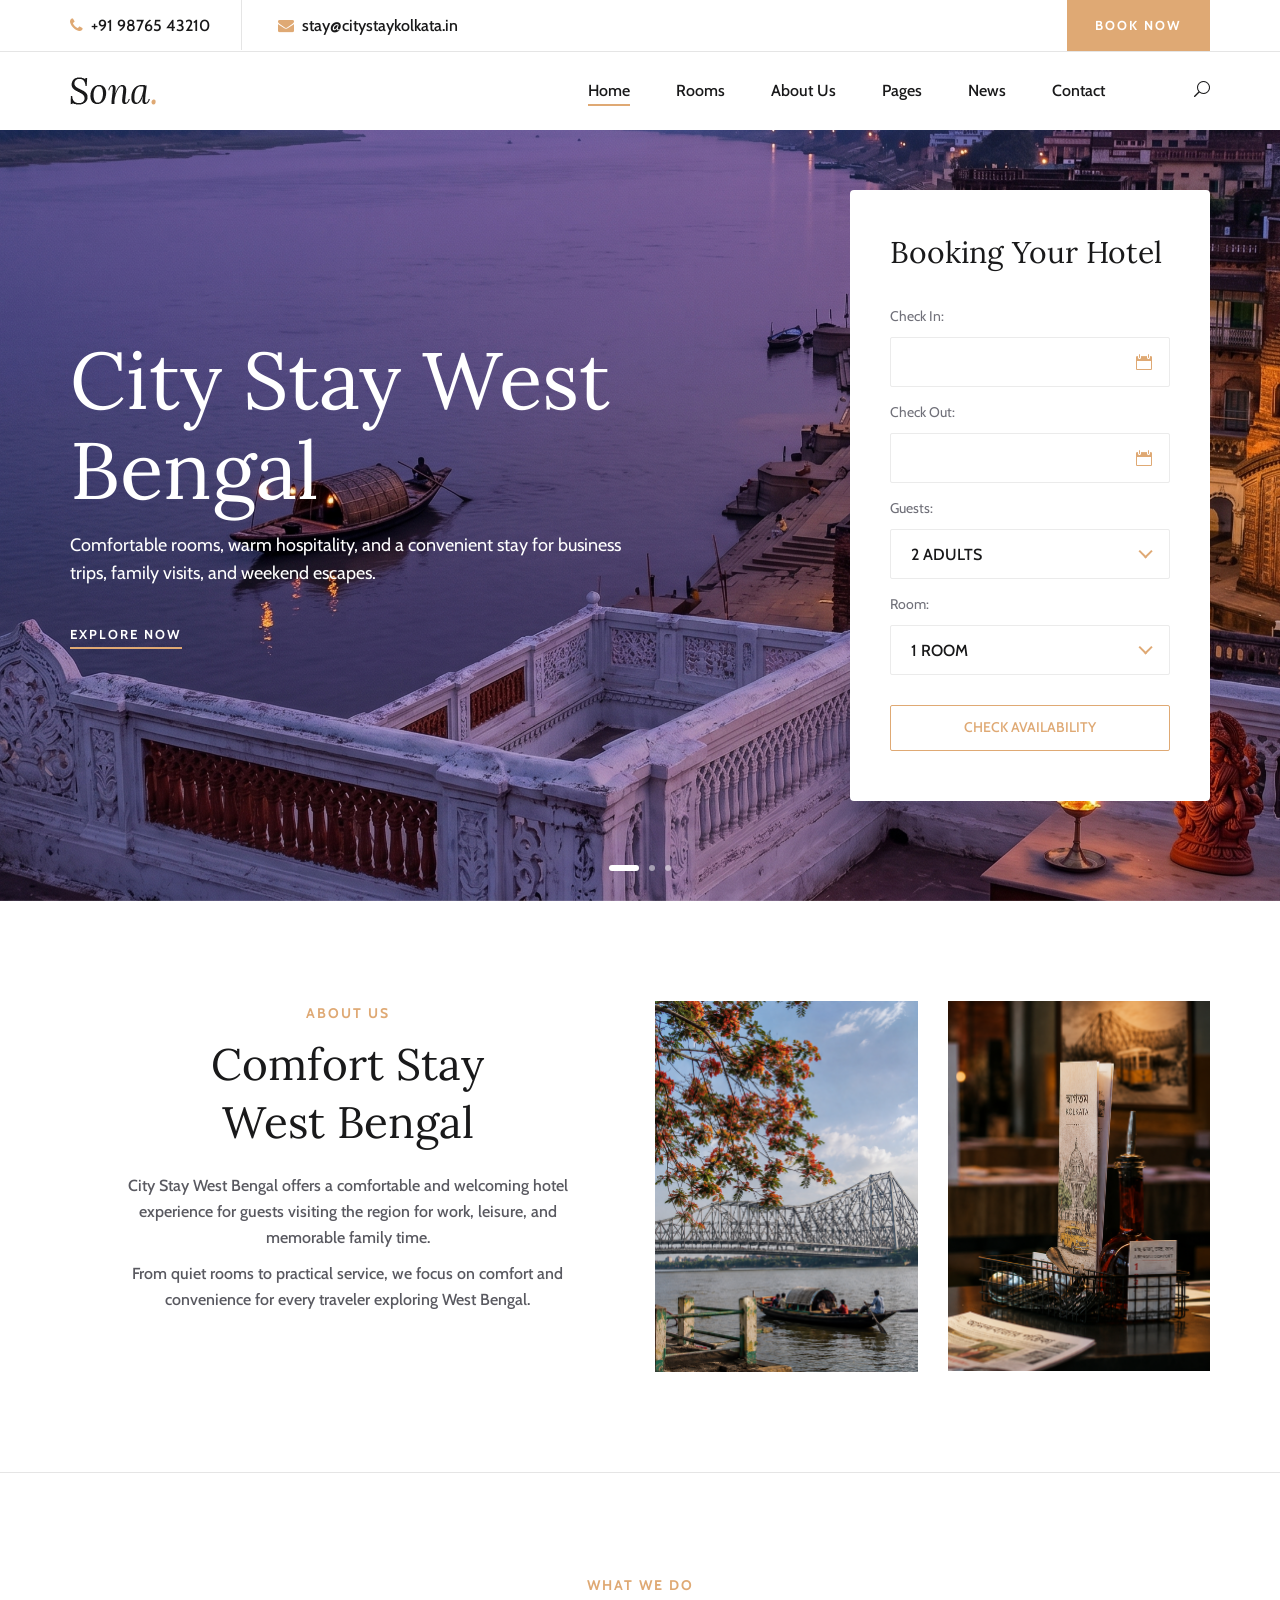
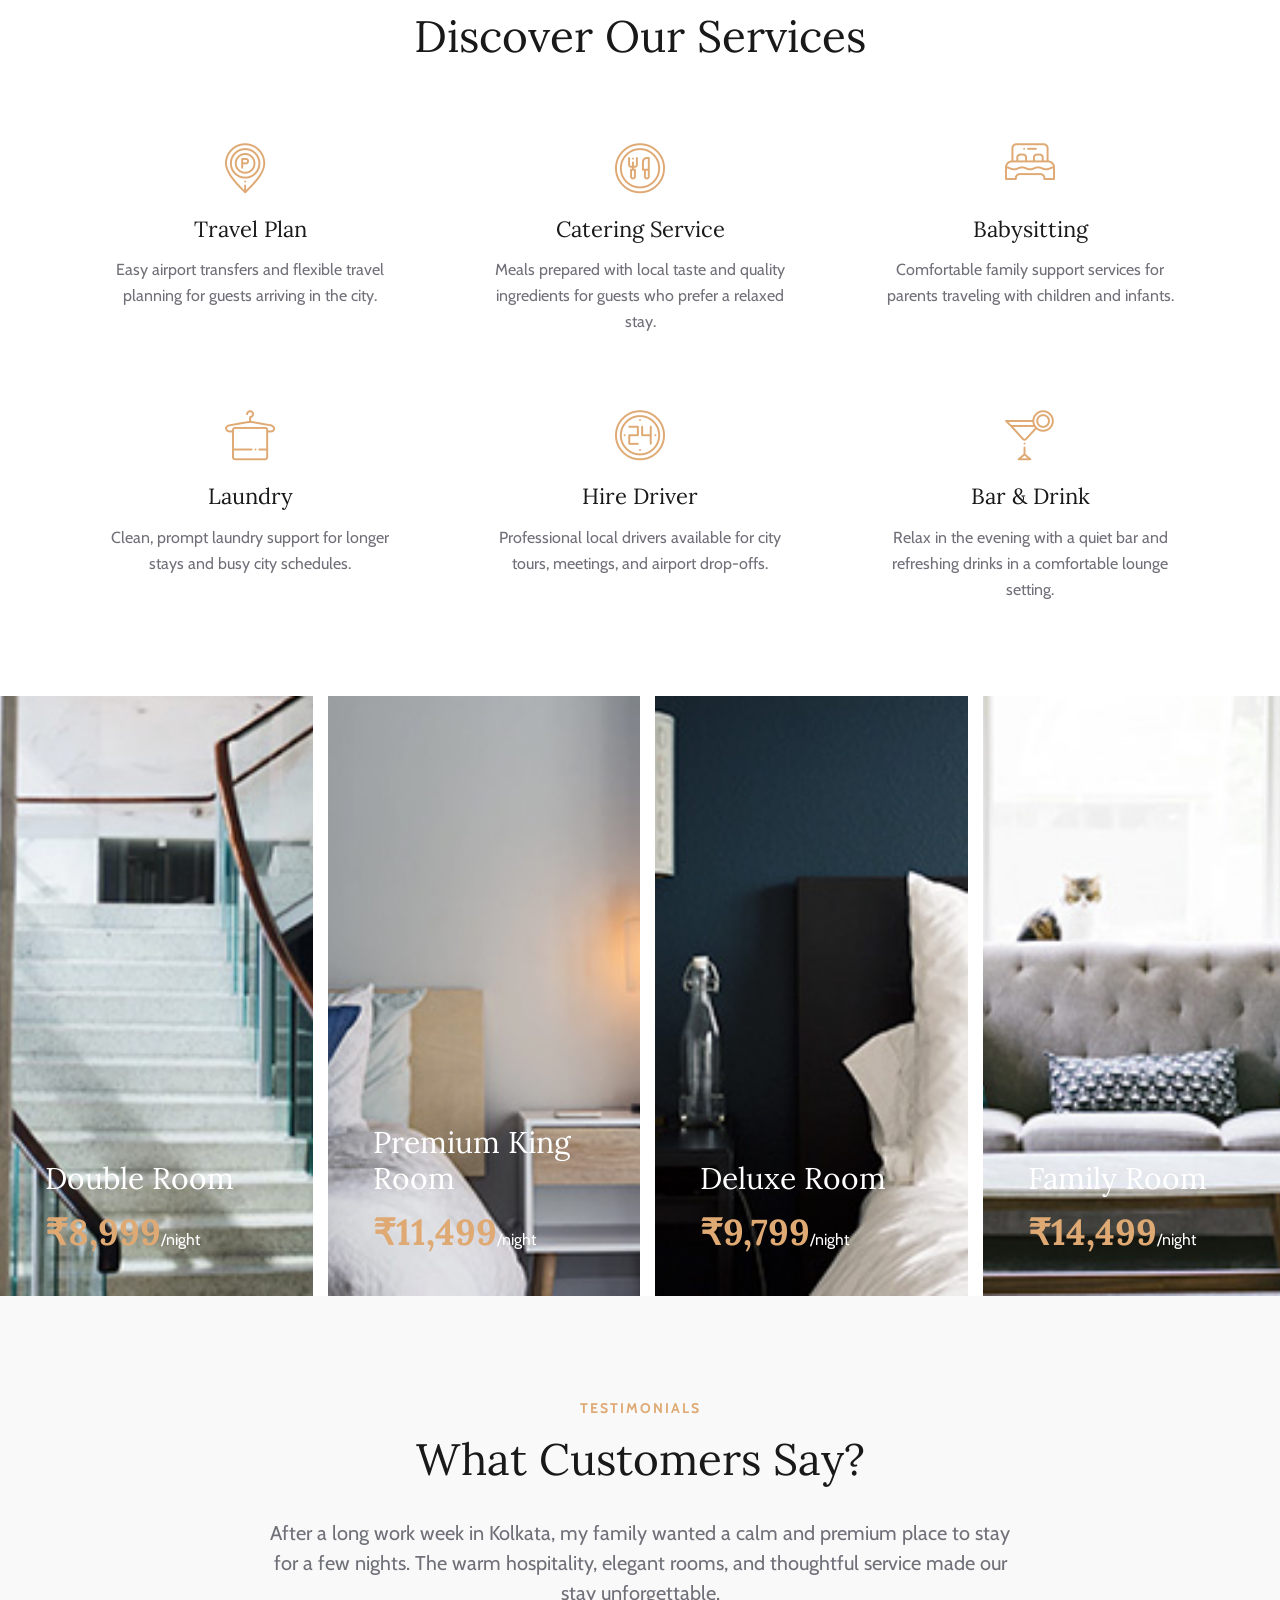
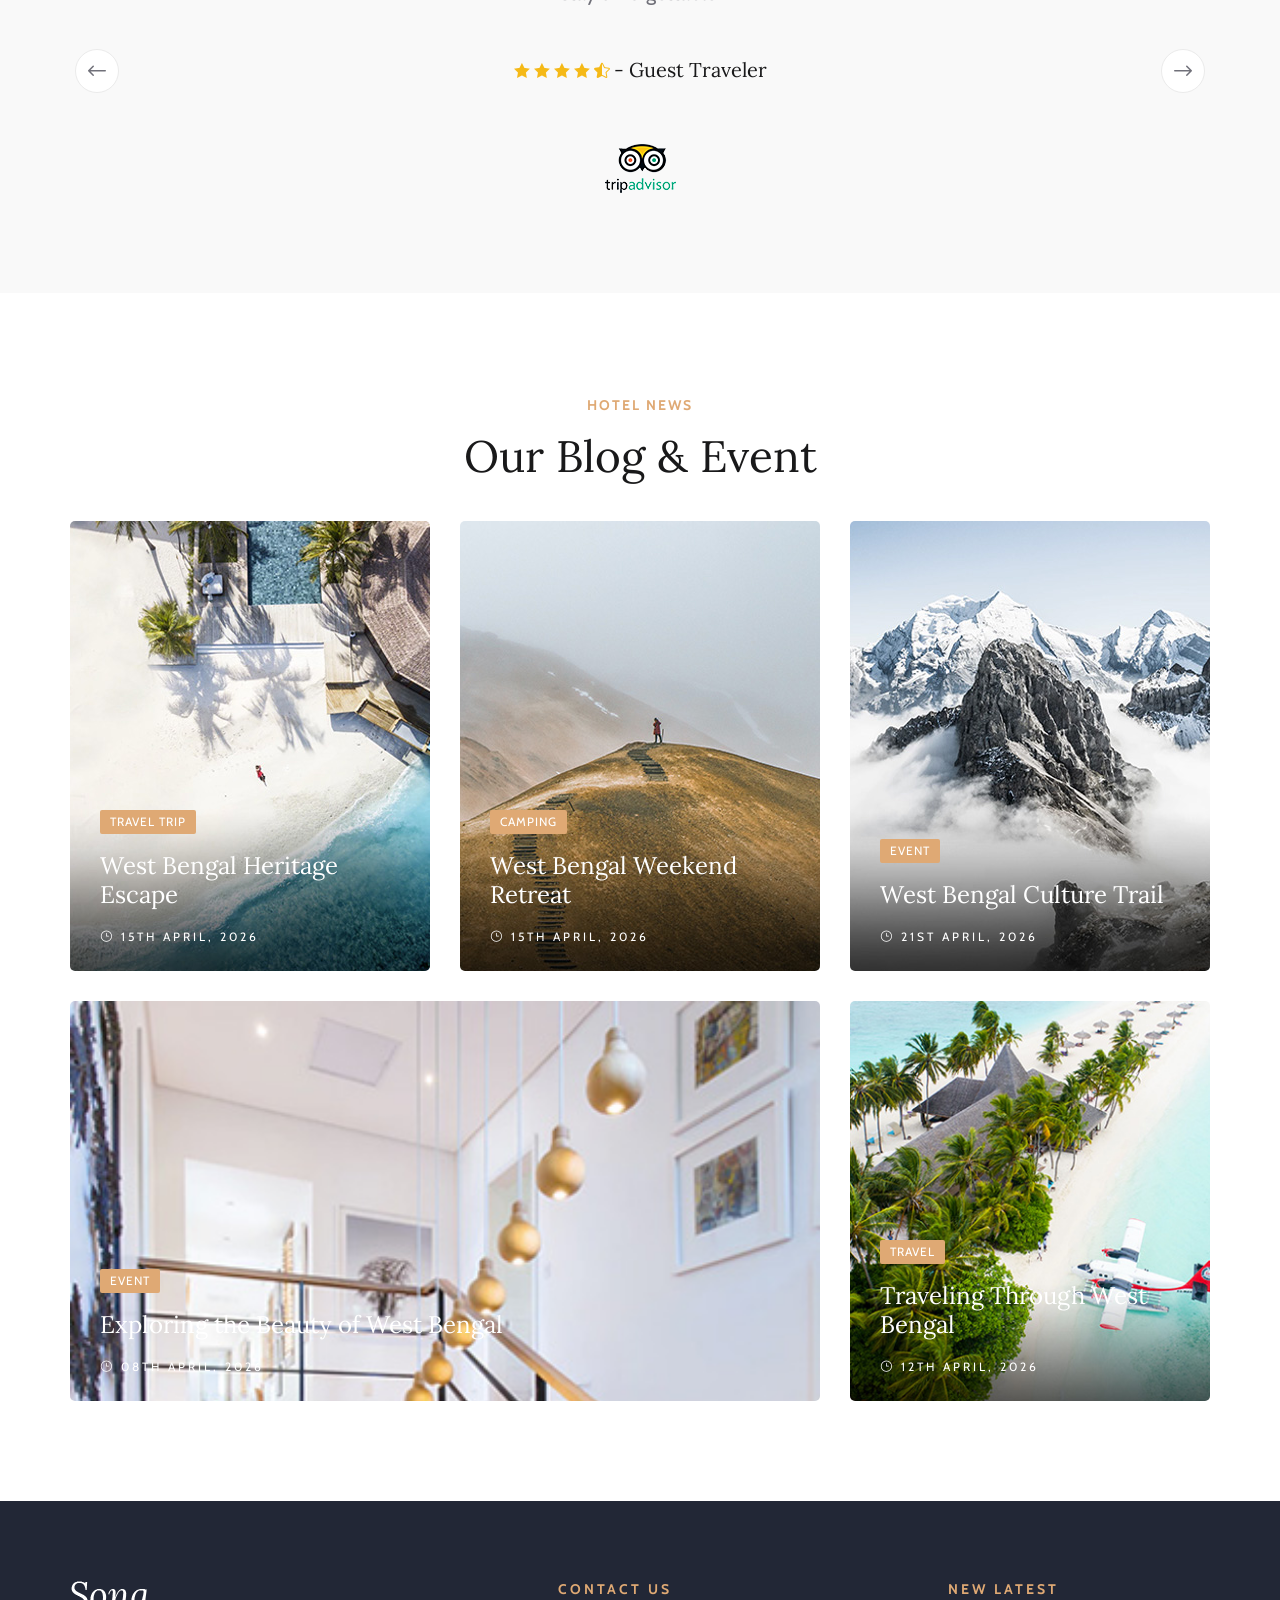
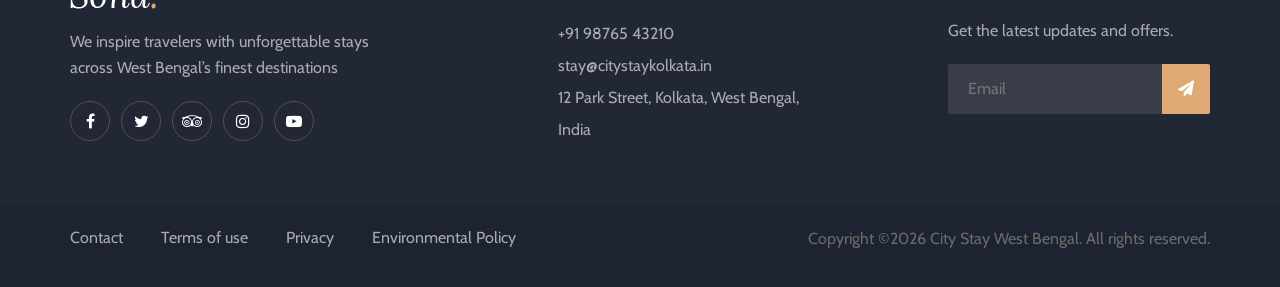
<file: index.html>
<!DOCTYPE html>
<html lang="zxx">

<head>
    <meta charset="UTF-8">
    <meta name="description" content="City stay hotel template">
    <meta name="keywords" content="hotel, West Bengal, stay, booking, heritage hotel">
    <meta name="viewport" content="width=device-width, initial-scale=1.0">
    <meta http-equiv="X-UA-Compatible" content="ie=edge">
    <title>City Stay | West Bengal Hotel</title>

    <!-- Google Font -->
    <link href="https://fonts.googleapis.com/css?family=Lora:400,700&display=swap" rel="stylesheet">
    <link href="https://fonts.googleapis.com/css?family=Cabin:400,500,600,700&display=swap" rel="stylesheet">

    <!-- Css Styles -->
    <link rel="stylesheet" href="css/bootstrap.min.css" type="text/css">
    <link rel="stylesheet" href="css/font-awesome.min.css" type="text/css">
    <link rel="stylesheet" href="css/elegant-icons.css" type="text/css">
    <link rel="stylesheet" href="css/flaticon.css" type="text/css">
    <link rel="stylesheet" href="css/owl.carousel.min.css" type="text/css">
    <link rel="stylesheet" href="css/nice-select.css" type="text/css">
    <link rel="stylesheet" href="css/jquery-ui.min.css" type="text/css">
    <link rel="stylesheet" href="css/magnific-popup.css" type="text/css">
    <link rel="stylesheet" href="css/slicknav.min.css" type="text/css">
    <link rel="stylesheet" href="css/style.css" type="text/css">
</head>

<body>
    <!-- Page Preloder -->
    <div id="preloder">
        <div class="loader"></div>
    </div>

    <!-- Offcanvas Menu Section Begin -->
    <div class="offcanvas-menu-overlay"></div>
    <div class="canvas-open">
        <i class="icon_menu"></i>
    </div>
    <div class="offcanvas-menu-wrapper">
        <div class="canvas-close">
            <i class="icon_close"></i>
        </div>
        <div class="search-icon  search-switch">
            <i class="icon_search"></i>
        </div>
        <div class="header-configure-area">
            <a href="#" class="bk-btn">Book Now</a>
        </div>
        <nav class="mainmenu mobile-menu">
            <ul>
                <li class="active"><a href="./index.html">Home</a></li>
                <li><a href="./rooms.html">Rooms</a></li>
                <li><a href="./about-us.html">About Us</a></li>
                <li><a href="./pages.html">Pages</a>
                    <ul class="dropdown">
                        <li><a href="./room-details.html">Room Details</a></li>
                        <li><a href="#">Deluxe Room</a></li>
                        <li><a href="#">Family Room</a></li>
                        <li><a href="#">Premium Room</a></li>
                    </ul>
                </li>
                <li><a href="./blog.html">News</a></li>
                <li><a href="./contact.html">Contact</a></li>
            </ul>
        </nav>
        <div id="mobile-menu-wrap"></div>
        <ul class="top-widget">
            <li><i class="fa fa-phone"></i> (12) 345 67890</li>
            <li><i class="fa fa-envelope"></i> info.colorlib@gmail.com</li>
        </ul>
    </div>
    <!-- Offcanvas Menu Section End -->

    <!-- Header Section Begin -->
    <header class="header-section">
        <div class="top-nav">
            <div class="container">
                <div class="row">
                    <div class="col-lg-6">
                        <ul class="tn-left">
                            <li><i class="fa fa-phone"></i> +91 98765 43210</li>
                            <li><i class="fa fa-envelope"></i> stay@citystaykolkata.in</li>
                        </ul>
                    </div>
                    <div class="col-lg-6">
                        <div class="tn-right">
                            <a href="#" class="bk-btn">Book Now</a>
                        </div>
                    </div>
                </div>
            </div>
        </div>
        <div class="menu-item">
            <div class="container">
                <div class="row">
                    <div class="col-lg-2">
                        <div class="logo">
                            <a href="./index.html">
                                <img src="img/logo.png" alt="">
                            </a>
                        </div>
                    </div>
                    <div class="col-lg-10">
                        <div class="nav-menu">
                            <nav class="mainmenu">
                                <ul>
                                    <li class="active"><a href="./index.html">Home</a></li>
                                    <li><a href="./rooms.html">Rooms</a></li>
                                    <li><a href="./about-us.html">About Us</a></li>
                                    <li><a href="./pages.html">Pages</a>
                                        <ul class="dropdown">
                                            <li><a href="./room-details.html">Room Details</a></li>
                                            <li><a href="./blog-details.html">Blog Details</a></li>
                                            <li><a href="#">Family Room</a></li>
                                            <li><a href="#">Premium Room</a></li>
                                        </ul>
                                    </li>
                                    <li><a href="./blog.html">News</a></li>
                                    <li><a href="./contact.html">Contact</a></li>
                                </ul>
                            </nav>
                            <div class="nav-right search-switch">
                                <i class="icon_search"></i>
                            </div>
                        </div>
                    </div>
                </div>
            </div>
        </div>
    </header>
    <!-- Header End -->

    <!-- Hero Section Begin -->
    <section class="hero-section">
        <div class="container">
            <div class="row">
                <div class="col-lg-6">
                    <div class="hero-text">
                        <h1>City Stay West Bengal</h1>
                        <p>Comfortable rooms, warm hospitality, and a convenient stay for business trips, family visits, and weekend escapes.</p>
                        <a href="#" class="primary-btn">Explore Now</a>
                    </div>
                </div>
                <div class="col-xl-4 col-lg-5 offset-xl-2 offset-lg-1">
                    <div class="booking-form">
                        <h3>Booking Your Hotel</h3>
                        <form action="#">
                            <div class="check-date">
                                <label for="date-in">Check In:</label>
                                <input type="text" class="date-input" id="date-in">
                                <i class="icon_calendar"></i>
                            </div>
                            <div class="check-date">
                                <label for="date-out">Check Out:</label>
                                <input type="text" class="date-input" id="date-out">
                                <i class="icon_calendar"></i>
                            </div>
                            <div class="select-option">
                                <label for="guest">Guests:</label>
                                <select id="guest">
                                    <option value="">2 Adults</option>
                                    <option value="">3 Adults</option>
                                </select>
                            </div>
                            <div class="select-option">
                                <label for="room">Room:</label>
                                <select id="room">
                                    <option value="">1 Room</option>
                                    <option value="">2 Room</option>
                                </select>
                            </div>
                            <button type="submit">Check Availability</button>
                        </form>
                    </div>
                </div>
            </div>
        </div>
        <div class="hero-slider owl-carousel">
            <div class="hs-item set-bg" data-setbg="img/hero/hero-1.png"></div>
            <div class="hs-item set-bg" data-setbg="img/hero/hero-2.png"></div>
            <div class="hs-item set-bg" data-setbg="img/hero/hero-3.png"></div>
        </div>
    </section>
    <!-- Hero Section End -->

    <!-- About Us Section Begin -->
    <section class="aboutus-section spad">
        <div class="container">
            <div class="row">
                <div class="col-lg-6">
                    <div class="about-text">
                        <div class="section-title">
                            <span>About Us</span>
                            <h2>Comfort Stay <br />West Bengal</h2>
                        </div>
                        <p class="f-para">City Stay West Bengal offers a comfortable and welcoming hotel experience for guests visiting the region for work, leisure, and memorable family time.</p>
                        <p class="s-para">From quiet rooms to practical service, we focus on comfort and convenience for every traveler exploring West Bengal.</p>
                    </div>
                </div>
                <div class="col-lg-6">
                    <div class="about-pic">
                        <div class="row">
                            <div class="col-sm-6">
                                <img src="img/about/about-1.png" alt="West Bengal heritage hotel exterior">
                            </div>
                            <div class="col-sm-6">
                                <img src="img/about/about-2.png" alt="West Bengal city view">
                            </div>
                        </div>
                    </div>
                </div>
            </div>
        </div>
    </section>
    <!-- About Us Section End -->

    <!-- Services Section End -->
    <section class="services-section spad">
        <div class="container">
            <div class="row">
                <div class="col-lg-12">
                    <div class="section-title">
                        <span>What We Do</span>
                        <h2>Discover Our Services</h2>
                    </div>
                </div>
            </div>
            <div class="row">
                <div class="col-lg-4 col-sm-6">
                    <div class="service-item">
                        <i class="flaticon-036-parking"></i>
                        <h4>Travel Plan</h4>
                        <p>Easy airport transfers and flexible travel planning for guests arriving in the city.</p>
                    </div>
                </div>
                <div class="col-lg-4 col-sm-6">
                    <div class="service-item">
                        <i class="flaticon-033-dinner"></i>
                        <h4>Catering Service</h4>
                        <p>Meals prepared with local taste and quality ingredients for guests who prefer a relaxed stay.</p>
                    </div>
                </div>
                <div class="col-lg-4 col-sm-6">
                    <div class="service-item">
                        <i class="flaticon-026-bed"></i>
                        <h4>Babysitting</h4>
                        <p>Comfortable family support services for parents traveling with children and infants.</p>
                    </div>
                </div>
                <div class="col-lg-4 col-sm-6">
                    <div class="service-item">
                        <i class="flaticon-024-towel"></i>
                        <h4>Laundry</h4>
                        <p>Clean, prompt laundry support for longer stays and busy city schedules.</p>
                    </div>
                </div>
                <div class="col-lg-4 col-sm-6">
                    <div class="service-item">
                        <i class="flaticon-044-clock-1"></i>
                        <h4>Hire Driver</h4>
                        <p>Professional local drivers available for city tours, meetings, and airport drop-offs.</p>
                    </div>
                </div>
                <div class="col-lg-4 col-sm-6">
                    <div class="service-item">
                        <i class="flaticon-012-cocktail"></i>
                        <h4>Bar & Drink</h4>
                        <p>Relax in the evening with a quiet bar and refreshing drinks in a comfortable lounge setting.</p>
                    </div>
                </div>
            </div>
        </div>
    </section>
    <!-- Services Section End -->

    <!-- Home Room Section Begin -->
    <section class="hp-room-section">
        <div class="container-fluid">
            <div class="hp-room-items">
                <div class="row">
                    <div class="col-lg-3 col-md-6">
                        <div class="hp-room-item set-bg" data-setbg="img/room/room-1.jpg">
                            <div class="hr-text">
                                <h3>Double Room</h3>
                                <h2>₹8,999<span>/night</span></h2>
                                <table>
                                    <tbody>
                                        <tr>
                                            <td class="r-o">Size:</td>
                                            <td>30 ft</td>
                                        </tr>
                                        <tr>
                                            <td class="r-o">Capacity:</td>
                                            <td>Max persion 5</td>
                                        </tr>
                                        <tr>
                                            <td class="r-o">Bed:</td>
                                            <td>King Beds</td>
                                        </tr>
                                        <tr>
                                            <td class="r-o">Services:</td>
                                            <td>Wifi, Television, Bathroom,...</td>
                                        </tr>
                                    </tbody>
                                </table>
                                <a href="#" class="primary-btn">More Details</a>
                            </div>
                        </div>
                    </div>
                    <div class="col-lg-3 col-md-6">
                        <div class="hp-room-item set-bg" data-setbg="img/room/room-2.jpg">
                            <div class="hr-text">
                                <h3>Premium King Room</h3>
                                <h2>₹11,499<span>/night</span></h2>
                                <table>
                                    <tbody>
                                        <tr>
                                            <td class="r-o">Size:</td>
                                            <td>30 ft</td>
                                        </tr>
                                        <tr>
                                            <td class="r-o">Capacity:</td>
                                            <td>Max persion 5</td>
                                        </tr>
                                        <tr>
                                            <td class="r-o">Bed:</td>
                                            <td>King Beds</td>
                                        </tr>
                                        <tr>
                                            <td class="r-o">Services:</td>
                                            <td>Wifi, Television, Bathroom,...</td>
                                        </tr>
                                    </tbody>
                                </table>
                                <a href="#" class="primary-btn">More Details</a>
                            </div>
                        </div>
                    </div>
                    <div class="col-lg-3 col-md-6">
                        <div class="hp-room-item set-bg" data-setbg="img/room/room-3.jpg">
                            <div class="hr-text">
                                <h3>Deluxe Room</h3>
                                <h2>₹9,799<span>/night</span></h2>
                                <table>
                                    <tbody>
                                        <tr>
                                            <td class="r-o">Size:</td>
                                            <td>30 ft</td>
                                        </tr>
                                        <tr>
                                            <td class="r-o">Capacity:</td>
                                            <td>Max persion 5</td>
                                        </tr>
                                        <tr>
                                            <td class="r-o">Bed:</td>
                                            <td>King Beds</td>
                                        </tr>
                                        <tr>
                                            <td class="r-o">Services:</td>
                                            <td>Wifi, Television, Bathroom,...</td>
                                        </tr>
                                    </tbody>
                                </table>
                                <a href="#" class="primary-btn">More Details</a>
                            </div>
                        </div>
                    </div>
                    <div class="col-lg-3 col-md-6">
                        <div class="hp-room-item set-bg" data-setbg="img/room/room-4.jpg">
                            <div class="hr-text">
                                <h3>Family Room</h3>
                                <h2>₹14,499<span>/night</span></h2>
                                <table>
                                    <tbody>
                                        <tr>
                                            <td class="r-o">Size:</td>
                                            <td>30 ft</td>
                                        </tr>
                                        <tr>
                                            <td class="r-o">Capacity:</td>
                                            <td>Max persion 5</td>
                                        </tr>
                                        <tr>
                                            <td class="r-o">Bed:</td>
                                            <td>King Beds</td>
                                        </tr>
                                        <tr>
                                            <td class="r-o">Services:</td>
                                            <td>Wifi, Television, Bathroom,...</td>
                                        </tr>
                                    </tbody>
                                </table>
                                <a href="#" class="primary-btn">More Details</a>
                            </div>
                        </div>
                    </div>
                </div>
            </div>
        </div>
    </section>
    <!-- Home Room Section End -->

    <!-- Testimonial Section Begin -->
    <section class="testimonial-section spad">
        <div class="container">
            <div class="row">
                <div class="col-lg-12">
                    <div class="section-title">
                        <span>Testimonials</span>
                        <h2>What Customers Say?</h2>
                    </div>
                </div>
            </div>
            <div class="row">
                <div class="col-lg-8 offset-lg-2">
                    <div class="testimonial-slider owl-carousel">
                        <div class="ts-item">
                            <p>After a long work week in Kolkata, my family wanted a calm and premium place to stay for a few nights. The warm hospitality, elegant rooms, and thoughtful service made our stay unforgettable.</p>
                            <div class="ti-author">
                                <div class="rating">
                                    <i class="icon_star"></i>
                                    <i class="icon_star"></i>
                                    <i class="icon_star"></i>
                                    <i class="icon_star"></i>
                                    <i class="icon_star-half_alt"></i>
                                </div>
                                <h5> - Guest Traveler</h5>
                            </div>
                            <img src="img/testimonial-logo.png" alt="">
                        </div>
                        <div class="ts-item">
                            <p>We stayed for a weekend getaway in Kolkata and loved the warm welcome, excellent room service, and heritage-inspired ambience. It felt like a premium local experience from start to finish.</p>
                            <div class="ti-author">
                                <div class="rating">
                                    <i class="icon_star"></i>
                                    <i class="icon_star"></i>
                                    <i class="icon_star"></i>
                                    <i class="icon_star"></i>
                                    <i class="icon_star-half_alt"></i>
                                </div>
                                <h5> - Weekend Visitor</h5>
                            </div>
                            <img src="img/testimonial-logo.png" alt="">
                        </div>
                    </div>
                </div>
            </div>
        </div>
    </section>
    <!-- Testimonial Section End -->

    <!-- Blog Section Begin -->
    <section class="blog-section spad">
        <div class="container">
            <div class="row">
                <div class="col-lg-12">
                    <div class="section-title">
                        <span>Hotel News</span>
                        <h2>Our Blog & Event</h2>
                    </div>
                </div>
            </div>
            <div class="row">
                <div class="col-lg-4">
                    <div class="blog-item set-bg" data-setbg="img/blog/blog-1.jpg">
                        <div class="bi-text">
                            <span class="b-tag">Travel Trip</span>
                            <h4><a href="#">West Bengal Heritage Escape</a></h4>
                            <div class="b-time"><i class="icon_clock_alt"></i> 15th April, 2026</div>
                        </div>
                    </div>
                </div>
                <div class="col-lg-4">
                    <div class="blog-item set-bg" data-setbg="img/blog/blog-2.jpg">
                        <div class="bi-text">
                            <span class="b-tag">Camping</span>
                            <h4><a href="#">West Bengal Weekend Retreat</a></h4>
                            <div class="b-time"><i class="icon_clock_alt"></i> 15th April, 2026</div>
                        </div>
                    </div>
                </div>
                <div class="col-lg-4">
                    <div class="blog-item set-bg" data-setbg="img/blog/blog-3.jpg">
                        <div class="bi-text">
                            <span class="b-tag">Event</span>
                            <h4><a href="#">West Bengal Culture Trail</a></h4>
                            <div class="b-time"><i class="icon_clock_alt"></i> 21st April, 2026</div>
                        </div>
                    </div>
                </div>
                <div class="col-lg-8">
                    <div class="blog-item small-size set-bg" data-setbg="img/blog/blog-4.jpg">
                        <div class="bi-text">
                            <span class="b-tag">Event</span>
                            <h4><a href="#">Exploring the Beauty of West Bengal</a></h4>
                            <div class="b-time"><i class="icon_clock_alt"></i> 08th April, 2026</div>
                        </div>
                    </div>
                </div>
                <div class="col-lg-4">
                    <div class="blog-item small-size set-bg" data-setbg="img/blog/blog-5.jpg">
                        <div class="bi-text">
                            <span class="b-tag">Travel</span>
                            <h4><a href="#">Traveling Through West Bengal</a></h4>
                            <div class="b-time"><i class="icon_clock_alt"></i> 12th April, 2026</div>
                        </div>
                    </div>
                </div>
            </div>
        </div>
    </section>
    <!-- Blog Section End -->

    <!-- Footer Section Begin -->
    <footer class="footer-section">
        <div class="container">
            <div class="footer-text">
                <div class="row">
                    <div class="col-lg-4">
                        <div class="ft-about">
                            <div class="logo">
                                <a href="#">
                                    <img src="img/footer-logo.png" alt="">
                                </a>
                            </div>
                            <p>We inspire travelers with unforgettable stays<br /> across West Bengal’s finest destinations</p>
                            <div class="fa-social">
                                <a href="#"><i class="fa fa-facebook"></i></a>
                                <a href="#"><i class="fa fa-twitter"></i></a>
                                <a href="#"><i class="fa fa-tripadvisor"></i></a>
                                <a href="#"><i class="fa fa-instagram"></i></a>
                                <a href="#"><i class="fa fa-youtube-play"></i></a>
                            </div>
                        </div>
                    </div>
                    <div class="col-lg-3 offset-lg-1">
                        <div class="ft-contact">
                            <h6>Contact Us</h6>
                            <ul>
                                <li>+91 98765 43210</li>
                                <li>stay@citystaykolkata.in</li>
                                <li>12 Park Street, Kolkata, West Bengal, India</li>
                            </ul>
                        </div>
                    </div>
                    <div class="col-lg-3 offset-lg-1">
                        <div class="ft-newslatter">
                            <h6>New latest</h6>
                            <p>Get the latest updates and offers.</p>
                            <form action="#" class="fn-form">
                                <input type="text" placeholder="Email">
                                <button type="submit"><i class="fa fa-send"></i></button>
                            </form>
                        </div>
                    </div>
                </div>
            </div>
        </div>
        <div class="copyright-option">
            <div class="container">
                <div class="row">
                    <div class="col-lg-7">
                        <ul>
                            <li><a href="#">Contact</a></li>
                            <li><a href="#">Terms of use</a></li>
                            <li><a href="#">Privacy</a></li>
                            <li><a href="#">Environmental Policy</a></li>
                        </ul>
                    </div>
                    <div class="col-lg-5">
                        <div class="co-text"><p>Copyright &copy;<script>document.write(new Date().getFullYear());</script> City Stay West Bengal. All rights reserved.</p></div>
                    </div>
                </div>
            </div>
        </div>
    </footer>
    <!-- Footer Section End -->

    <!-- Search model Begin -->
    <div class="search-model">
        <div class="h-100 d-flex align-items-center justify-content-center">
            <div class="search-close-switch"><i class="icon_close"></i></div>
            <form class="search-model-form">
                <input type="text" id="search-input" placeholder="Search here.....">
            </form>
        </div>
    </div>
    <!-- Search model end -->

    <!-- Js Plugins -->
    <script src="js/jquery-3.3.1.min.js"></script>
    <script src="js/bootstrap.min.js"></script>
    <script src="js/jquery.magnific-popup.min.js"></script>
    <script src="js/jquery.nice-select.min.js"></script>
    <script src="js/jquery-ui.min.js"></script>
    <script src="js/jquery.slicknav.js"></script>
    <script src="js/owl.carousel.min.js"></script>
    <script src="js/main.js"></script>
</body>

</html>
</file>
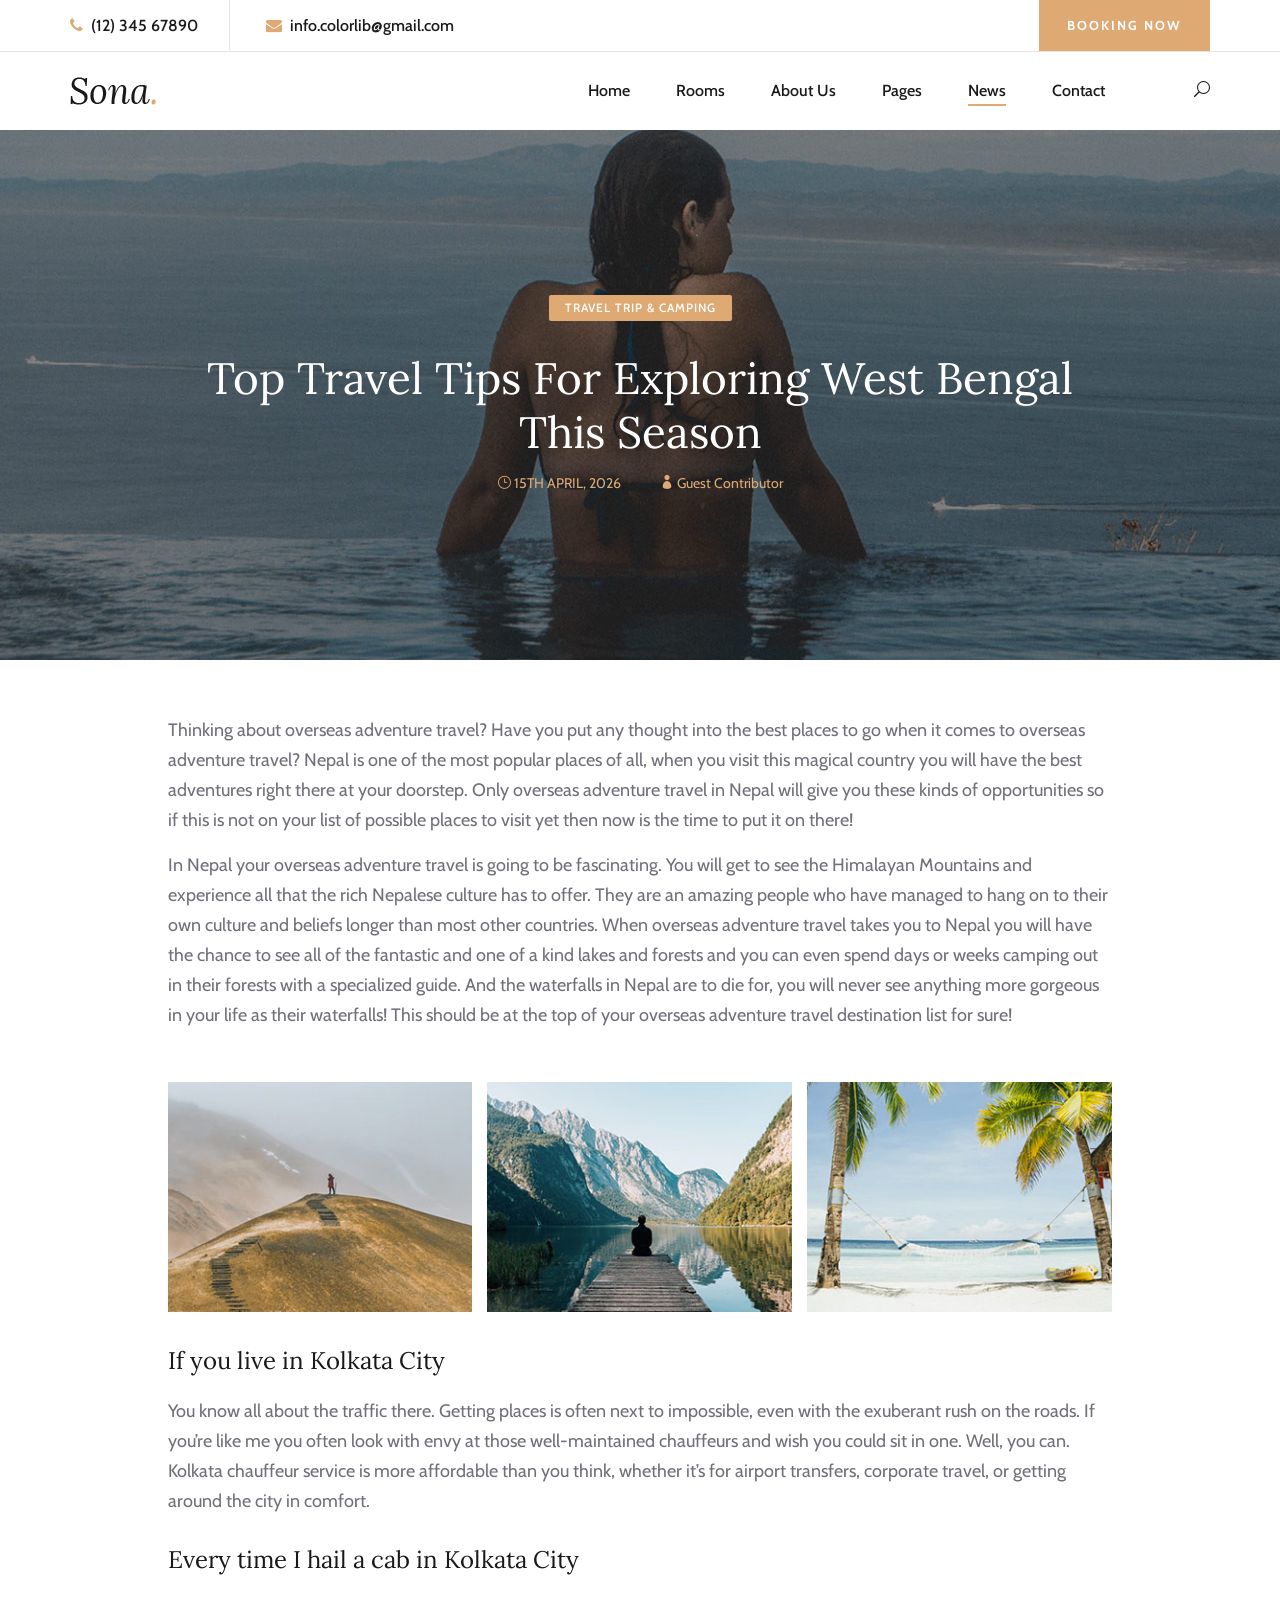
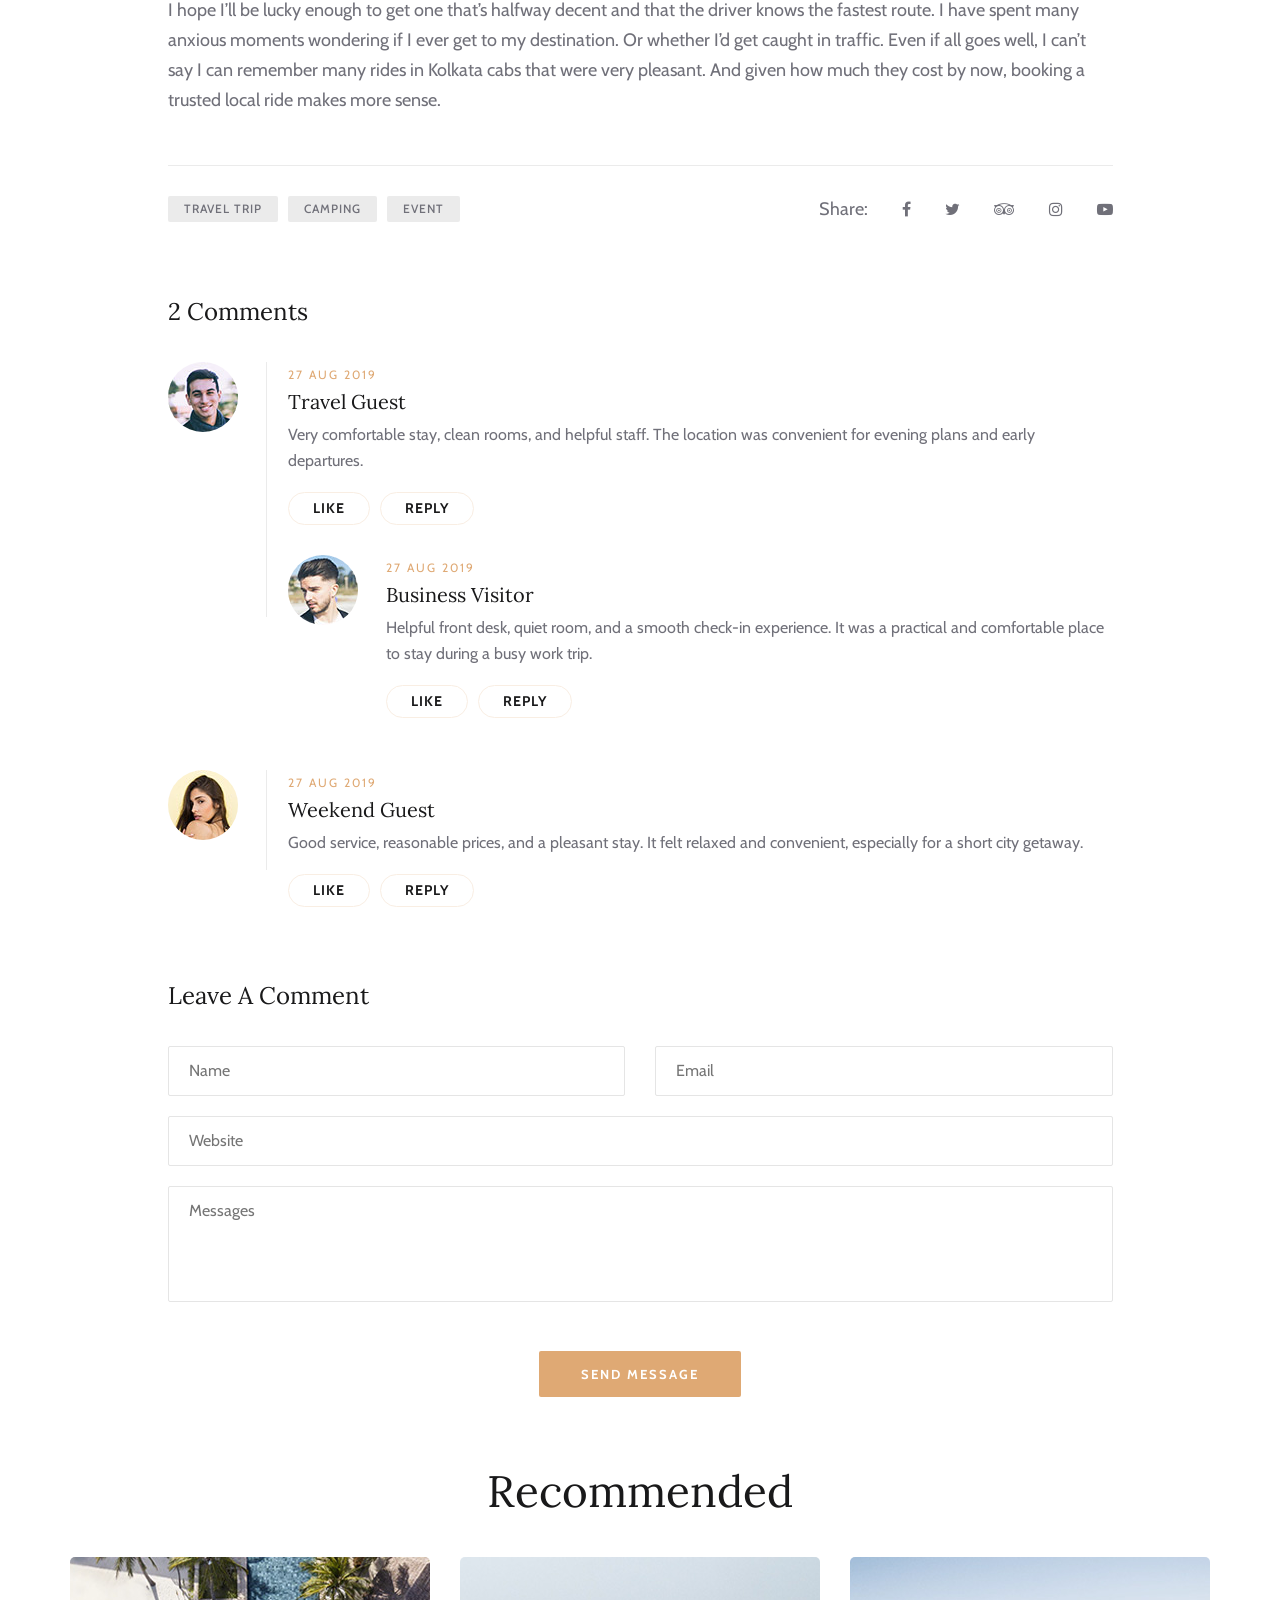
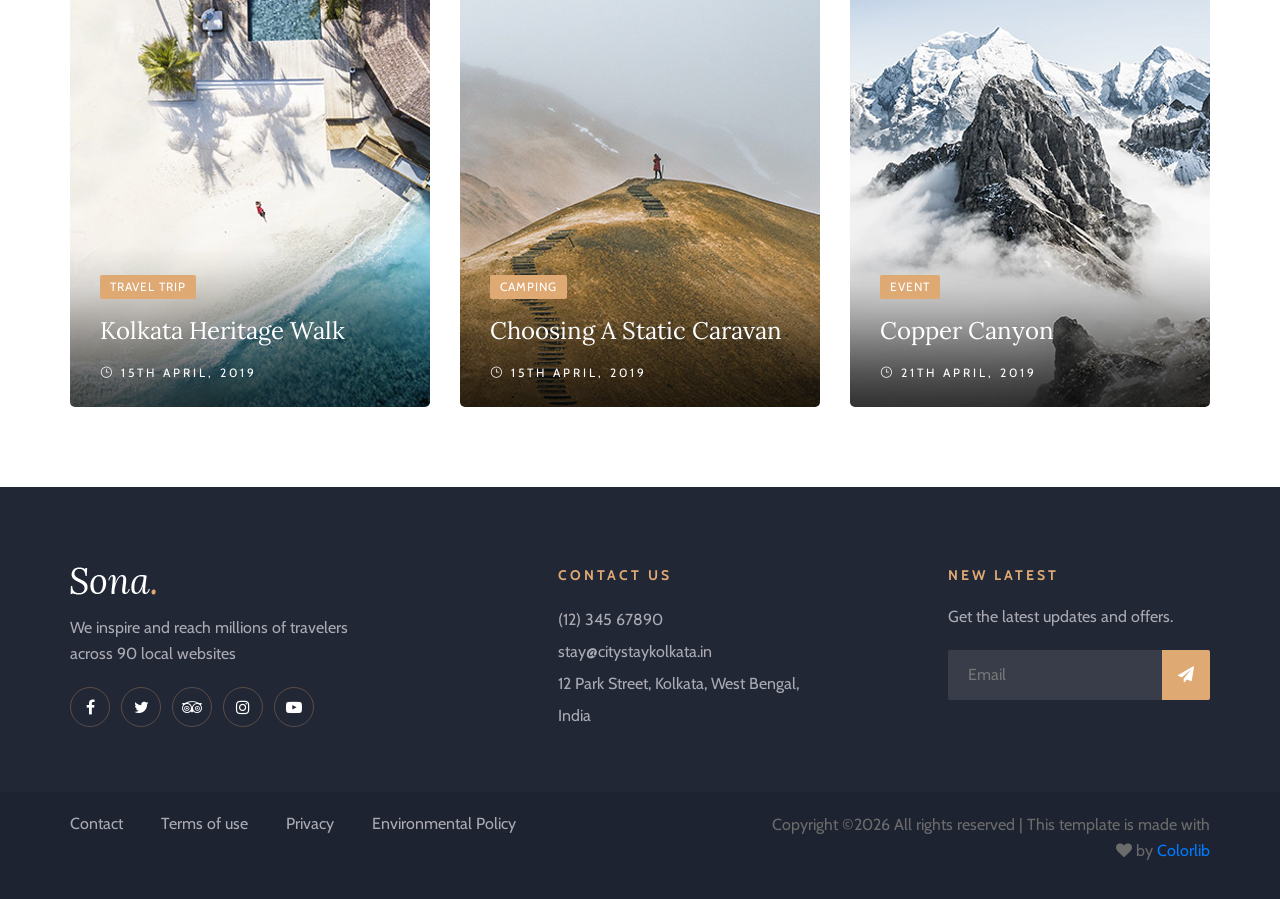
<file: blog-details.html>
<!DOCTYPE html>
<html lang="zxx">

<head>
    <meta charset="UTF-8">
    <meta name="description" content="City stay hotel template">
    <meta name="keywords" content="hotel, West Bengal, stay, booking, heritage hotel">
    <meta name="viewport" content="width=device-width, initial-scale=1.0">
    <meta http-equiv="X-UA-Compatible" content="ie=edge">
    <title>City Stay | West Bengal Hotel</title>

    <!-- Google Font -->
    <link href="https://fonts.googleapis.com/css?family=Lora:400,700&display=swap" rel="stylesheet">
    <link href="https://fonts.googleapis.com/css?family=Cabin:400,500,600,700&display=swap" rel="stylesheet">

    <!-- Css Styles -->
    <link rel="stylesheet" href="css/bootstrap.min.css" type="text/css">
    <link rel="stylesheet" href="css/font-awesome.min.css" type="text/css">
    <link rel="stylesheet" href="css/elegant-icons.css" type="text/css">
    <link rel="stylesheet" href="css/flaticon.css" type="text/css">
    <link rel="stylesheet" href="css/owl.carousel.min.css" type="text/css">
    <link rel="stylesheet" href="css/nice-select.css" type="text/css">
    <link rel="stylesheet" href="css/jquery-ui.min.css" type="text/css">
    <link rel="stylesheet" href="css/magnific-popup.css" type="text/css">
    <link rel="stylesheet" href="css/slicknav.min.css" type="text/css">
    <link rel="stylesheet" href="css/style.css" type="text/css">
</head>

<body>
    <!-- Page Preloder -->
    <div id="preloder">
        <div class="loader"></div>
    </div>

    <!-- Offcanvas Menu Section Begin -->
    <div class="offcanvas-menu-overlay"></div>
    <div class="canvas-open">
        <i class="icon_menu"></i>
    </div>
    <div class="offcanvas-menu-wrapper">
        <div class="canvas-close">
            <i class="icon_close"></i>
        </div>
        <div class="search-icon search-switch">
            <i class="icon_search"></i>
        </div>
        <div class="header-configure-area">
            <a href="#" class="bk-btn">Book Now</a>
        </div>
        <nav class="mainmenu mobile-menu">
            <ul>
                <li class="active"><a href="./index.html">Home</a></li>
                <li><a href="./rooms.html">Rooms</a></li>
                <li><a href="./about-us.html">About Us</a></li>
                <li><a href="./pages.html">Pages</a>
                    <ul class="dropdown">
                        <li><a href="./room-details.html">Room Details</a></li>
                        <li><a href="./blog-details.html">Blog Details</a></li>
                        <li><a href="#">Family Room</a></li>
                        <li><a href="#">Premium Room</a></li>
                    </ul>
                </li>
                <li><a href="./blog.html">News</a></li>
                <li><a href="./contact.html">Contact</a></li>
            </ul>
        </nav>
        <div id="mobile-menu-wrap"></div>
        <ul class="top-widget">
            <li><i class="fa fa-phone"></i> (12) 345 67890</li>
            <li><i class="fa fa-envelope"></i> info.colorlib@gmail.com</li>
        </ul>
    </div>
    <!-- Offcanvas Menu Section End -->

    <!-- Header Section Begin -->
    <header class="header-section">
        <div class="top-nav">
            <div class="container">
                <div class="row">
                    <div class="col-lg-6">
                        <ul class="tn-left">
                            <li><i class="fa fa-phone"></i> (12) 345 67890</li>
                            <li><i class="fa fa-envelope"></i> info.colorlib@gmail.com</li>
                        </ul>
                    </div>
                    <div class="col-lg-6">
                        <div class="tn-right">
                            <a href="#" class="bk-btn">Booking Now</a>
                        </div>
                    </div>
                </div>
            </div>
        </div>
        <div class="menu-item">
            <div class="container">
                <div class="row">
                    <div class="col-lg-2">
                        <div class="logo">
                            <a href="./index.html">
                                <img src="img/logo.png" alt="">
                            </a>
                        </div>
                    </div>
                    <div class="col-lg-10">
                        <div class="nav-menu">
                            <nav class="mainmenu">
                                <ul>
                                    <li><a href="./index.html">Home</a></li>
                                    <li><a href="./rooms.html">Rooms</a></li>
                                    <li><a href="./about-us.html">About Us</a></li>
                                    <li><a href="./pages.html">Pages</a>
                                        <ul class="dropdown">
                                            <li><a href="./room-details.html">Room Details</a></li>
                                            <li><a href="./blog-details.html">Blog Details</a></li>
                                            <li><a href="#">Family Room</a></li>
                                            <li><a href="#">Premium Room</a></li>
                                        </ul>
                                    </li>
                                    <li class="active"><a href="./blog.html">News</a></li>
                                    <li><a href="./contact.html">Contact</a></li>
                                </ul>
                            </nav>
                            <div class="nav-right search-switch">
                                <i class="icon_search"></i>
                            </div>
                        </div>
                    </div>
                </div>
            </div>
        </div>
    </header>
    <!-- Header End -->

    <!-- Blog Details Hero Section Begin -->
    <section class="blog-details-hero set-bg" data-setbg="img/blog/blog-details/blog-details-hero.jpg">
        <div class="container">
            <div class="row">
                <div class="col-lg-10 offset-lg-1">
                    <div class="bd-hero-text">
                        <span>Travel Trip & Camping</span>
                        <h2>Top Travel Tips For Exploring West Bengal This Season</h2>
                        <ul>
                            <li class="b-time"><i class="icon_clock_alt"></i> 15th April, 2026</li>
                            <li><i class="icon_profile"></i> Guest Contributor</li>
                        </ul>
                    </div>
                </div>
            </div>
        </div>
    </section>
    <!-- Blog Details Hero End -->

    <!-- Blog Details Section Begin -->
    <section class="blog-details-section">
        <div class="container">
            <div class="row">
                <div class="col-lg-10 offset-lg-1">
                    <div class="blog-details-text">
                        <div class="bd-title">
                            <p>Thinking about overseas adventure travel? Have you put any thought into the best places
                                to go when it comes to overseas adventure travel? Nepal is one of the most popular
                                places of all, when you visit this magical country you will have the best adventures
                                right there at your doorstep. Only overseas adventure travel in Nepal will give you
                                these kinds of opportunities so if this is not on your list of possible places to visit
                                yet then now is the time to put it on there!</p>
                            <p>In Nepal your overseas adventure travel is going to be fascinating. You will get to see
                                the Himalayan Mountains and experience all that the rich Nepalese culture has to offer.
                                They are an amazing people who have managed to hang on to their own culture and beliefs
                                longer than most other countries. When overseas adventure travel takes you to Nepal you
                                will have the chance to see all of the fantastic and one of a kind lakes and forests and
                                you can even spend days or weeks camping out in their forests with a specialized guide.
                                And the waterfalls in Nepal are to die for, you will never see anything more gorgeous in
                                your life as their waterfalls! This should be at the top of your overseas adventure
                                travel destination list for sure!</p>
                        </div>
                        <div class="bd-pic">
                            <div class="bp-item">
                                <img src="img/blog/blog-details/blog-details-1.jpg" alt="West Bengal cityscape">
                            </div>
                            <div class="bp-item">
                                <img src="img/blog/blog-details/blog-details-2.jpg" alt="West Bengal heritage view">
                            </div>
                            <div class="bp-item">
                                <img src="img/blog/blog-details/blog-details-3.jpg" alt="West Bengal riverfront and bridge">
                            </div>
                        </div>
                        <div class="bd-more-text">
                            <div class="bm-item">
                                <h4>If you live in Kolkata City</h4>
                                <p>You know all about the traffic there. Getting places is often next to impossible,
                                    even with the exuberant rush on the roads. If you’re like me you often look with envy at
                                    those well-maintained chauffeurs and wish you could sit in one.
                                    Well, you can. Kolkata chauffeur service is more affordable than you think, whether it’s
                                    for airport transfers, corporate travel, or getting around the city in comfort.</p>
                            </div>
                            <div class="bm-item">
                                <h4>Every time I hail a cab in Kolkata City</h4>
                                <p>I hope I’ll be lucky enough to get one that’s halfway decent and that the driver
                                    knows the fastest route. I have spent many anxious moments wondering if I ever get
                                    to my destination. Or whether I’d get caught in traffic. Even if all goes well, I can’t say
                                    I can remember many rides in Kolkata cabs that were very pleasant. And given how much
                                    they cost by now, booking a trusted local ride makes more sense.</p>
                            </div>
                        </div>
                        <div class="tag-share">
                            <div class="tags">
                                <a href="#">Travel Trip</a>
                                <a href="#">Camping</a>
                                <a href="#">Event</a>
                            </div>
                            <div class="social-share">
                                <span>Share:</span>
                                <a href="#"><i class="fa fa-facebook"></i></a>
                                <a href="#"><i class="fa fa-twitter"></i></a>
                                <a href="#"><i class="fa fa-tripadvisor"></i></a>
                                <a href="#"><i class="fa fa-instagram"></i></a>
                                <a href="#"><i class="fa fa-youtube-play"></i></a>
                            </div>
                        </div>
                        <div class="comment-option">
                            <h4>2 Comments</h4>
                            <div class="single-comment-item first-comment">
                                <div class="sc-author">
                                    <img src="img/blog/blog-details/avatar/avatar-1.jpg" alt="">
                                </div>
                                <div class="sc-text">
                                    <span>27 Aug 2019</span>
                                    <h5>Travel Guest</h5>
                                    <p>Very comfortable stay, clean rooms, and helpful staff. The location was convenient for evening plans and early departures.</p>
                                    <a href="#" class="comment-btn">Like</a>
                                    <a href="#" class="comment-btn">Reply</a>
                                </div>
                            </div>
                            <div class="single-comment-item reply-comment">
                                <div class="sc-author">
                                    <img src="img/blog/blog-details/avatar/avatar-2.jpg" alt="">
                                </div>
                                <div class="sc-text">
                                    <span>27 Aug 2019</span>
                                    <h5>Business Visitor</h5>
                                    <p>Helpful front desk, quiet room, and a smooth check-in experience. It was a practical and comfortable place to stay during a busy work trip.</p>
                                    <a href="#" class="comment-btn like-btn">Like</a>
                                    <a href="#" class="comment-btn reply-btn">Reply</a>
                                </div>
                            </div>
                            <div class="single-comment-item second-comment ">
                                <div class="sc-author">
                                    <img src="img/blog/blog-details/avatar/avatar-3.jpg" alt="">
                                </div>
                                <div class="sc-text">
                                    <span>27 Aug 2019</span>
                                    <h5>Weekend Guest</h5>
                                    <p>Good service, reasonable prices, and a pleasant stay. It felt relaxed and convenient, especially for a short city getaway.</p>
                                    <a href="#" class="comment-btn">Like</a>
                                    <a href="#" class="comment-btn">Reply</a>
                                </div>
                            </div>
                        </div>
                        <div class="leave-comment">
                            <h4>Leave A Comment</h4>
                            <form action="#" class="comment-form">
                                <div class="row">
                                    <div class="col-lg-6">
                                        <input type="text" placeholder="Name">
                                    </div>
                                    <div class="col-lg-6">
                                        <input type="text" placeholder="Email">
                                    </div>
                                    <div class="col-lg-12 text-center">
                                        <input type="text" placeholder="Website">
                                        <textarea placeholder="Messages"></textarea>
                                        <button type="submit" class="site-btn">Send Message</button>
                                    </div>
                                </div>
                            </form>
                        </div>
                    </div>
                </div>
            </div>
        </div>
    </section>
    <!-- Blog Details Section End -->

    <!-- Recommend Blog Section Begin -->
    <section class="recommend-blog-section spad">
        <div class="container">
            <div class="row">
                <div class="col-lg-12">
                    <div class="section-title">
                        <h2>Recommended</h2>
                    </div>
                </div>
            </div>
            <div class="row">
                <div class="col-md-4">
                    <div class="blog-item set-bg" data-setbg="img/blog/blog-1.jpg">
                        <div class="bi-text">
                            <span class="b-tag">Travel Trip</span>
                            <h4><a href="#">Kolkata Heritage Walk</a></h4>
                            <div class="b-time"><i class="icon_clock_alt"></i> 15th April, 2019</div>
                        </div>
                    </div>
                </div>
                <div class="col-md-4">
                    <div class="blog-item set-bg" data-setbg="img/blog/blog-2.jpg">
                        <div class="bi-text">
                            <span class="b-tag">Camping</span>
                            <h4><a href="#">Choosing A Static Caravan</a></h4>
                            <div class="b-time"><i class="icon_clock_alt"></i> 15th April, 2019</div>
                        </div>
                    </div>
                </div>
                <div class="col-md-4">
                    <div class="blog-item set-bg" data-setbg="img/blog/blog-3.jpg">
                        <div class="bi-text">
                            <span class="b-tag">Event</span>
                            <h4><a href="#">Copper Canyon</a></h4>
                            <div class="b-time"><i class="icon_clock_alt"></i> 21th April, 2019</div>
                        </div>
                    </div>
                </div>
            </div>
        </div>
    </section>
    <!-- Recommend Blog Section End -->

    <!-- Footer Section Begin -->
    <footer class="footer-section">
        <div class="container">
            <div class="footer-text">
                <div class="row">
                    <div class="col-lg-4">
                        <div class="ft-about">
                            <div class="logo">
                                <a href="#">
                                    <img src="img/footer-logo.png" alt="">
                                </a>
                            </div>
                            <p>We inspire and reach millions of travelers<br /> across 90 local websites</p>
                            <div class="fa-social">
                                <a href="#"><i class="fa fa-facebook"></i></a>
                                <a href="#"><i class="fa fa-twitter"></i></a>
                                <a href="#"><i class="fa fa-tripadvisor"></i></a>
                                <a href="#"><i class="fa fa-instagram"></i></a>
                                <a href="#"><i class="fa fa-youtube-play"></i></a>
                            </div>
                        </div>
                    </div>
                    <div class="col-lg-3 offset-lg-1">
                        <div class="ft-contact">
                            <h6>Contact Us</h6>
                            <ul>
                                <li>(12) 345 67890</li>
                                <li>stay@citystaykolkata.in</li>
                                <li>12 Park Street, Kolkata, West Bengal, India</li>
                            </ul>
                        </div>
                    </div>
                    <div class="col-lg-3 offset-lg-1">
                        <div class="ft-newslatter">
                            <h6>New latest</h6>
                            <p>Get the latest updates and offers.</p>
                            <form action="#" class="fn-form">
                                <input type="text" placeholder="Email">
                                <button type="submit"><i class="fa fa-send"></i></button>
                            </form>
                        </div>
                    </div>
                </div>
            </div>
        </div>
        <div class="copyright-option">
            <div class="container">
                <div class="row">
                    <div class="col-lg-7">
                        <ul>
                            <li><a href="#">Contact</a></li>
                            <li><a href="#">Terms of use</a></li>
                            <li><a href="#">Privacy</a></li>
                            <li><a href="#">Environmental Policy</a></li>
                        </ul>
                    </div>
                    <div class="col-lg-5">
                        <div class="co-text"><p><!-- Link back to Colorlib can't be removed. Template is licensed under CC BY 3.0. -->
  Copyright &copy;<script>document.write(new Date().getFullYear());</script> All rights reserved | This template is made with <i class="fa fa-heart" aria-hidden="true"></i> by <a href="https://colorlib.com" target="_blank">Colorlib</a>
  <!-- Link back to Colorlib can't be removed. Template is licensed under CC BY 3.0. --></p></div>
                    </div>
                </div>
            </div>
        </div>
    </footer>
    <!-- Footer Section End -->

    <!-- Search model Begin -->
    <div class="search-model">
        <div class="h-100 d-flex align-items-center justify-content-center">
            <div class="search-close-switch"><i class="icon_close"></i></div>
            <form class="search-model-form">
                <input type="text" id="search-input" placeholder="Search here.....">
            </form>
        </div>
    </div>
    <!-- Search model end -->

    <!-- Js Plugins -->
    <script src="js/jquery-3.3.1.min.js"></script>
    <script src="js/bootstrap.min.js"></script>
    <script src="js/jquery.magnific-popup.min.js"></script>
    <script src="js/jquery.nice-select.min.js"></script>
    <script src="js/jquery-ui.min.js"></script>
    <script src="js/jquery.slicknav.js"></script>
    <script src="js/owl.carousel.min.js"></script>
    <script src="js/main.js"></script>
</body>

</html>
</file>
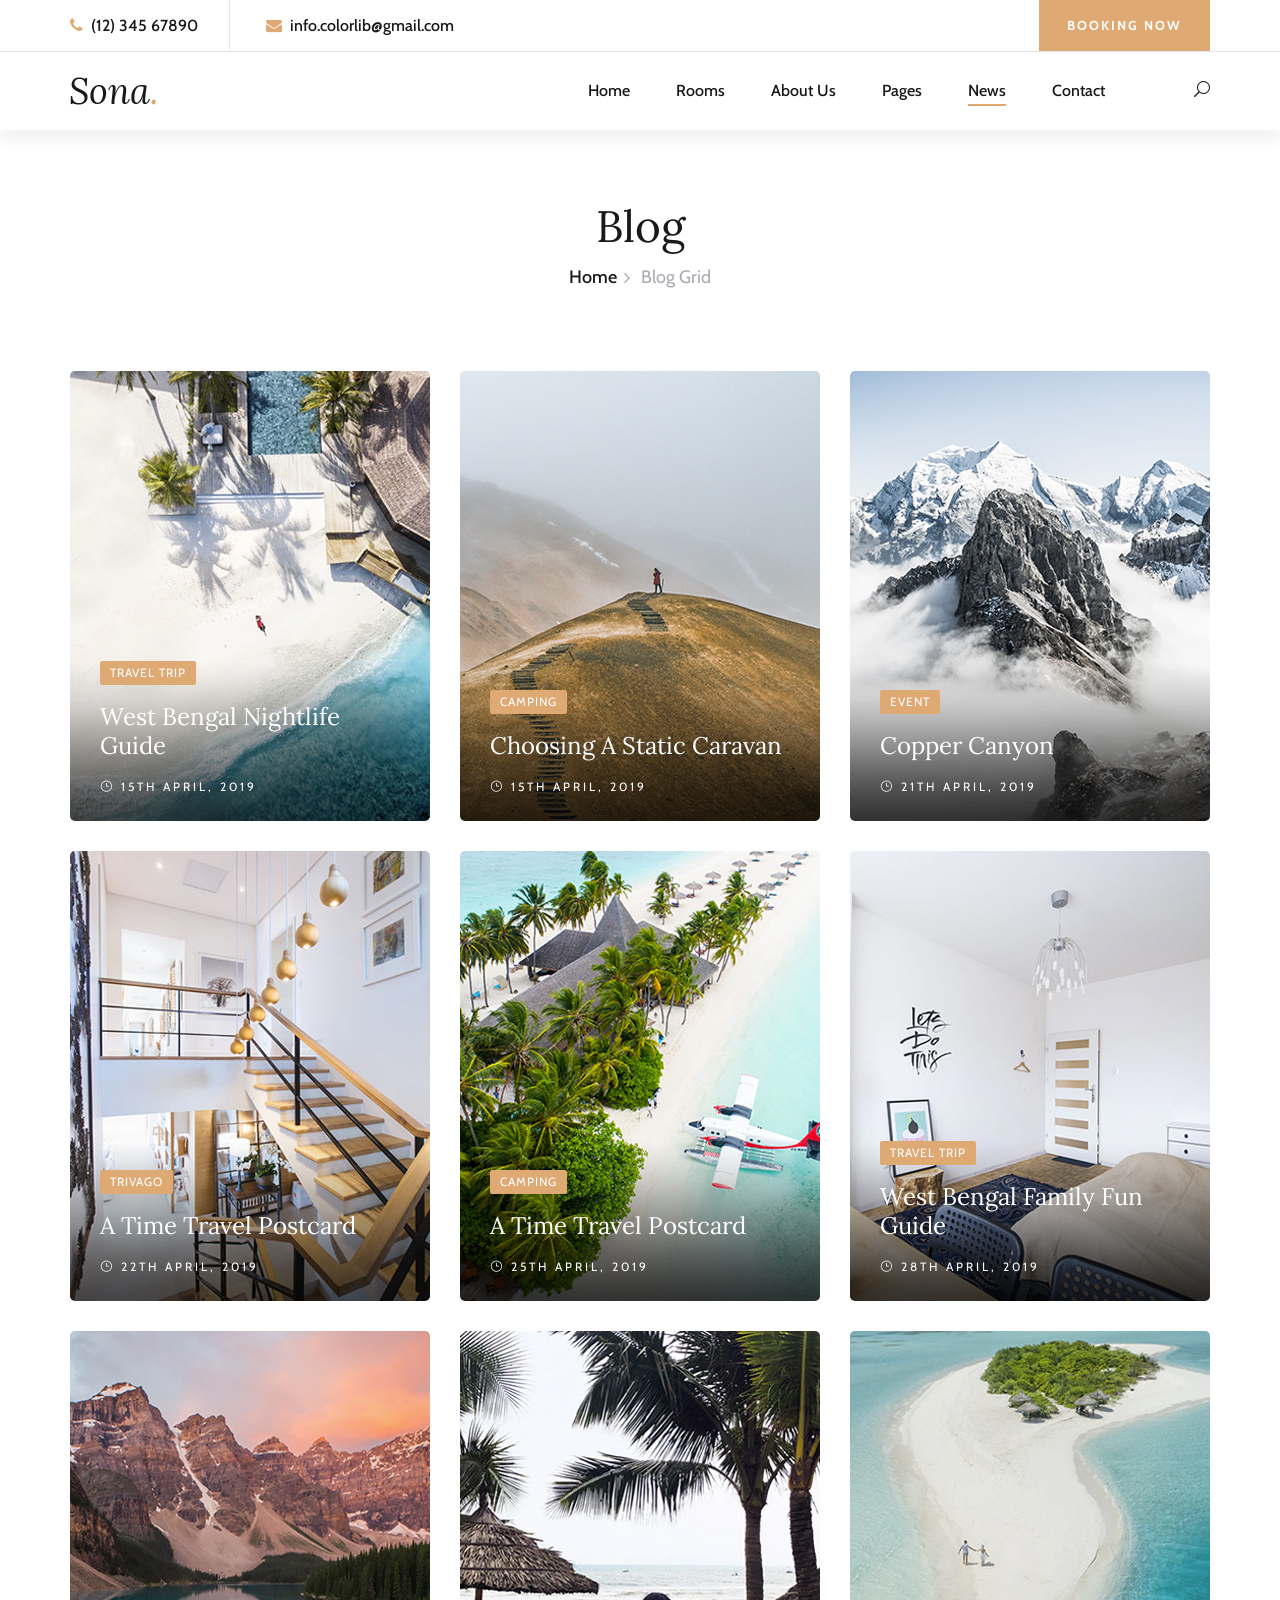
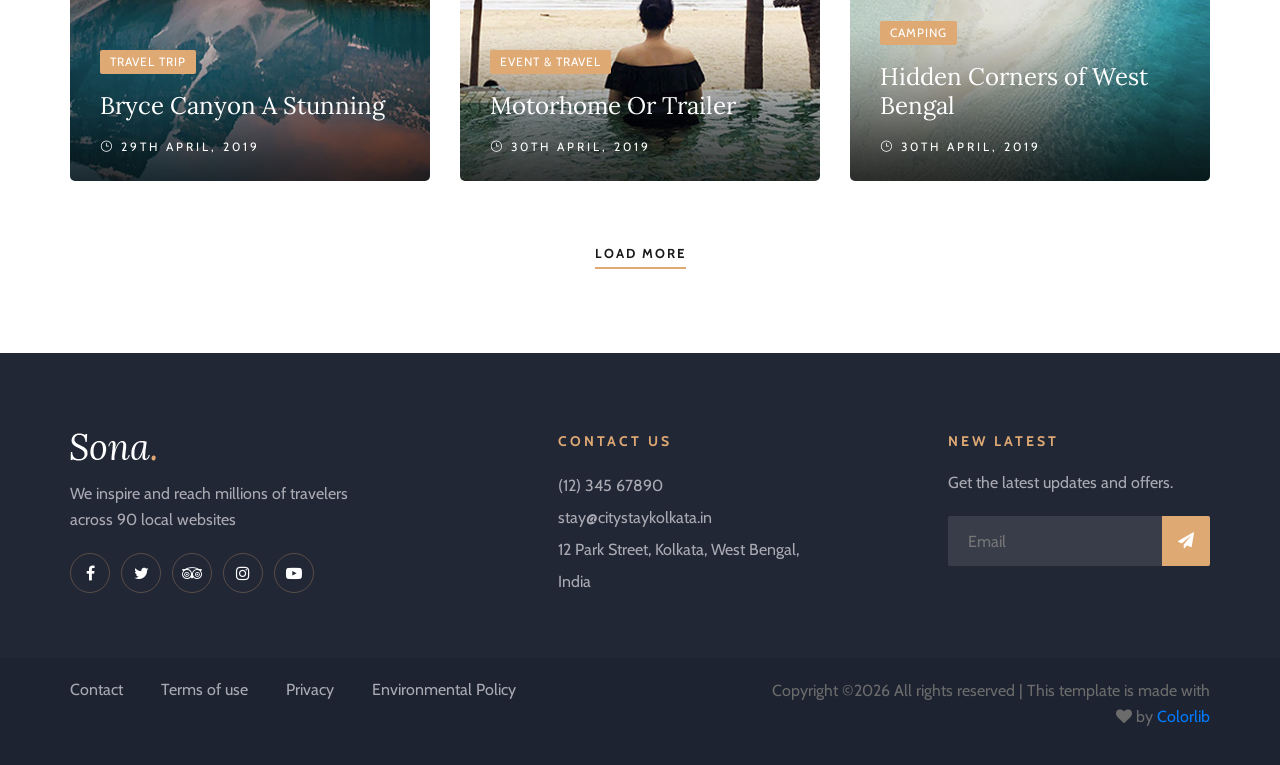
<file: blog.html>
<!DOCTYPE html>
<html lang="zxx">

<head>
    <meta charset="UTF-8">
    <meta name="description" content="City stay hotel template">
    <meta name="keywords" content="hotel, West Bengal, stay, booking, heritage hotel">
    <meta name="viewport" content="width=device-width, initial-scale=1.0">
    <meta http-equiv="X-UA-Compatible" content="ie=edge">
    <title>City Stay | West Bengal Hotel</title>

    <!-- Google Font -->
    <link href="https://fonts.googleapis.com/css?family=Lora:400,700&display=swap" rel="stylesheet">
    <link href="https://fonts.googleapis.com/css?family=Cabin:400,500,600,700&display=swap" rel="stylesheet">

    <!-- Css Styles -->
    <link rel="stylesheet" href="css/bootstrap.min.css" type="text/css">
    <link rel="stylesheet" href="css/font-awesome.min.css" type="text/css">
    <link rel="stylesheet" href="css/elegant-icons.css" type="text/css">
    <link rel="stylesheet" href="css/flaticon.css" type="text/css">
    <link rel="stylesheet" href="css/owl.carousel.min.css" type="text/css">
    <link rel="stylesheet" href="css/nice-select.css" type="text/css">
    <link rel="stylesheet" href="css/jquery-ui.min.css" type="text/css">
    <link rel="stylesheet" href="css/magnific-popup.css" type="text/css">
    <link rel="stylesheet" href="css/slicknav.min.css" type="text/css">
    <link rel="stylesheet" href="css/style.css" type="text/css">
</head>

<body>
    <!-- Page Preloder -->
    <div id="preloder">
        <div class="loader"></div>
    </div>

    <!-- Offcanvas Menu Section Begin -->
    <div class="offcanvas-menu-overlay"></div>
    <div class="canvas-open">
        <i class="icon_menu"></i>
    </div>
    <div class="offcanvas-menu-wrapper">
        <div class="canvas-close">
            <i class="icon_close"></i>
        </div>
        <div class="search-icon search-switch">
            <i class="icon_search"></i>
        </div>
        <div class="header-configure-area">
            <a href="#" class="bk-btn">Book Now</a>
        </div>
        <nav class="mainmenu mobile-menu">
            <ul>
                <li class="active"><a href="./index.html">Home</a></li>
                <li><a href="./rooms.html">Rooms</a></li>
                <li><a href="./about-us.html">About Us</a></li>
                <li><a href="./pages.html">Pages</a>
                    <ul class="dropdown">
                        <li><a href="./room-details.html">Room Details</a></li>
                        <li><a href="./blog-details.html">Blog Details</a></li>
                        <li><a href="#">Family Room</a></li>
                        <li><a href="#">Premium Room</a></li>
                    </ul>
                </li>
                <li><a href="./blog.html">News</a></li>
                <li><a href="./contact.html">Contact</a></li>
            </ul>
        </nav>
        <div id="mobile-menu-wrap"></div>
        <ul class="top-widget">
            <li><i class="fa fa-phone"></i> (12) 345 67890</li>
            <li><i class="fa fa-envelope"></i> info.colorlib@gmail.com</li>
        </ul>
    </div>
    <!-- Offcanvas Menu Section End -->

    <!-- Header Section Begin -->
    <header class="header-section header-normal">
        <div class="top-nav">
            <div class="container">
                <div class="row">
                    <div class="col-lg-6">
                        <ul class="tn-left">
                            <li><i class="fa fa-phone"></i> (12) 345 67890</li>
                            <li><i class="fa fa-envelope"></i> info.colorlib@gmail.com</li>
                        </ul>
                    </div>
                    <div class="col-lg-6">
                        <div class="tn-right">
                            <a href="#" class="bk-btn">Booking Now</a>
                        </div>
                    </div>
                </div>
            </div>
        </div>
        <div class="menu-item">
            <div class="container">
                <div class="row">
                    <div class="col-lg-2">
                        <div class="logo">
                            <a href="./index.html">
                                <img src="img/logo.png" alt="">
                            </a>
                        </div>
                    </div>
                    <div class="col-lg-10">
                        <div class="nav-menu">
                            <nav class="mainmenu">
                                <ul>
                                    <li><a href="./index.html">Home</a></li>
                                    <li><a href="./rooms.html">Rooms</a></li>
                                    <li><a href="./about-us.html">About Us</a></li>
                                    <li><a href="./pages.html">Pages</a>
                                        <ul class="dropdown">
                                            <li><a href="./room-details.html">Room Details</a></li>
                                            <li><a href="./blog-details.html">Blog Details</a></li>
                                            <li><a href="#">Family Room</a></li>
                                            <li><a href="#">Premium Room</a></li>
                                        </ul>
                                    </li>
                                    <li class="active"><a href="./blog.html">News</a></li>
                                    <li><a href="./contact.html">Contact</a></li>
                                </ul>
                            </nav>
                            <div class="nav-right search-switch">
                                <i class="icon_search"></i>
                            </div>
                        </div>
                    </div>
                </div>
            </div>
        </div>
    </header>
    <!-- Header End -->

    <!-- Breadcrumb Section Begin -->
    <div class="breadcrumb-section">
        <div class="container">
            <div class="row">
                <div class="col-lg-12">
                    <div class="breadcrumb-text">
                        <h2>Blog</h2>
                        <div class="bt-option">
                            <a href="./home.html">Home</a>
                            <span>Blog Grid</span>
                        </div>
                    </div>
                </div>
            </div>
        </div>
    </div>
    <!-- Breadcrumb Section End -->

    <!-- Blog Section Begin -->
    <section class="blog-section blog-page spad">
        <div class="container">
            <div class="row">
                <div class="col-lg-4 col-md-6">
                    <div class="blog-item set-bg" data-setbg="img/blog/blog-1.jpg">
                        <div class="bi-text">
                            <span class="b-tag">Travel Trip</span>
                            <h4><a href="./blog-details.html">West Bengal Nightlife Guide</a></h4>
                            <div class="b-time"><i class="icon_clock_alt"></i> 15th April, 2019</div>
                        </div>
                    </div>
                </div>
                <div class="col-lg-4 col-md-6">
                    <div class="blog-item set-bg" data-setbg="img/blog/blog-2.jpg">
                        <div class="bi-text">
                            <span class="b-tag">Camping</span>
                            <h4><a href="./blog-details.html">Choosing A Static Caravan</a></h4>
                            <div class="b-time"><i class="icon_clock_alt"></i> 15th April, 2019</div>
                        </div>
                    </div>
                </div>
                <div class="col-lg-4 col-md-6">
                    <div class="blog-item set-bg" data-setbg="img/blog/blog-3.jpg">
                        <div class="bi-text">
                            <span class="b-tag">Event</span>
                            <h4><a href="./blog-details.html">Copper Canyon</a></h4>
                            <div class="b-time"><i class="icon_clock_alt"></i> 21th April, 2019</div>
                        </div>
                    </div>
                </div>
                <div class="col-lg-4 col-md-6">
                    <div class="blog-item set-bg" data-setbg="img/blog/blog-4.jpg">
                        <div class="bi-text">
                            <span class="b-tag">Trivago</span>
                            <h4><a href="./blog-details.html">A Time Travel Postcard</a></h4>
                            <div class="b-time"><i class="icon_clock_alt"></i> 22th April, 2019</div>
                        </div>
                    </div>
                </div>
                <div class="col-lg-4 col-md-6">
                    <div class="blog-item set-bg" data-setbg="img/blog/blog-5.jpg">
                        <div class="bi-text">
                            <span class="b-tag">Camping</span>
                            <h4><a href="./blog-details.html">A Time Travel Postcard</a></h4>
                            <div class="b-time"><i class="icon_clock_alt"></i> 25th April, 2019</div>
                        </div>
                    </div>
                </div>
                <div class="col-lg-4 col-md-6">
                    <div class="blog-item set-bg" data-setbg="img/blog/blog-6.jpg">
                        <div class="bi-text">
                            <span class="b-tag">Travel Trip</span>
                            <h4><a href="./blog-details.html">West Bengal Family Fun Guide</a></h4>
                            <div class="b-time"><i class="icon_clock_alt"></i> 28th April, 2019</div>
                        </div>
                    </div>
                </div>
                <div class="col-lg-4 col-md-6">
                    <div class="blog-item set-bg" data-setbg="img/blog/blog-7.jpg">
                        <div class="bi-text">
                            <span class="b-tag">Travel Trip</span>
                            <h4><a href="./blog-details.html">Bryce Canyon A Stunning</a></h4>
                            <div class="b-time"><i class="icon_clock_alt"></i> 29th April, 2019</div>
                        </div>
                    </div>
                </div>
                <div class="col-lg-4 col-md-6">
                    <div class="blog-item set-bg" data-setbg="img/blog/blog-8.jpg">
                        <div class="bi-text">
                            <span class="b-tag">Event & Travel</span>
                            <h4><a href="./blog-details.html">Motorhome Or Trailer</a></h4>
                            <div class="b-time"><i class="icon_clock_alt"></i> 30th April, 2019</div>
                        </div>
                    </div>
                </div>
                <div class="col-lg-4 col-md-6">
                    <div class="blog-item set-bg" data-setbg="img/blog/blog-9.jpg">
                        <div class="bi-text">
                            <span class="b-tag">Camping</span>
                            <h4><a href="./blog-details.html">Hidden Corners of West Bengal</a></h4>
                            <div class="b-time"><i class="icon_clock_alt"></i> 30th April, 2019</div>
                        </div>
                    </div>
                </div>
                <div class="col-lg-12">
                    <div class="load-more">
                        <a href="#" class="primary-btn">Load More</a>
                    </div>
                </div>
            </div>
        </div>
    </section>
    <!-- Blog Section End -->

    <!-- Footer Section Begin -->
    <footer class="footer-section">
        <div class="container">
            <div class="footer-text">
                <div class="row">
                    <div class="col-lg-4">
                        <div class="ft-about">
                            <div class="logo">
                                <a href="#">
                                    <img src="img/footer-logo.png" alt="">
                                </a>
                            </div>
                            <p>We inspire and reach millions of travelers<br /> across 90 local websites</p>
                            <div class="fa-social">
                                <a href="#"><i class="fa fa-facebook"></i></a>
                                <a href="#"><i class="fa fa-twitter"></i></a>
                                <a href="#"><i class="fa fa-tripadvisor"></i></a>
                                <a href="#"><i class="fa fa-instagram"></i></a>
                                <a href="#"><i class="fa fa-youtube-play"></i></a>
                            </div>
                        </div>
                    </div>
                    <div class="col-lg-3 offset-lg-1">
                        <div class="ft-contact">
                            <h6>Contact Us</h6>
                            <ul>
                                <li>(12) 345 67890</li>
                                <li>stay@citystaykolkata.in</li>
                                <li>12 Park Street, Kolkata, West Bengal, India</li>
                            </ul>
                        </div>
                    </div>
                    <div class="col-lg-3 offset-lg-1">
                        <div class="ft-newslatter">
                            <h6>New latest</h6>
                            <p>Get the latest updates and offers.</p>
                            <form action="#" class="fn-form">
                                <input type="text" placeholder="Email">
                                <button type="submit"><i class="fa fa-send"></i></button>
                            </form>
                        </div>
                    </div>
                </div>
            </div>
        </div>
        <div class="copyright-option">
            <div class="container">
                <div class="row">
                    <div class="col-lg-7">
                        <ul>
                            <li><a href="#">Contact</a></li>
                            <li><a href="#">Terms of use</a></li>
                            <li><a href="#">Privacy</a></li>
                            <li><a href="#">Environmental Policy</a></li>
                        </ul>
                    </div>
                    <div class="col-lg-5">
                        <div class="co-text"><p><!-- Link back to Colorlib can't be removed. Template is licensed under CC BY 3.0. -->
  Copyright &copy;<script>document.write(new Date().getFullYear());</script> All rights reserved | This template is made with <i class="fa fa-heart" aria-hidden="true"></i> by <a href="https://colorlib.com" target="_blank">Colorlib</a>
  <!-- Link back to Colorlib can't be removed. Template is licensed under CC BY 3.0. --></p></div>
                    </div>
                </div>
            </div>
        </div>
    </footer>
    <!-- Footer Section End -->

    <!-- Search model Begin -->
    <div class="search-model">
        <div class="h-100 d-flex align-items-center justify-content-center">
            <div class="search-close-switch"><i class="icon_close"></i></div>
            <form class="search-model-form">
                <input type="text" id="search-input" placeholder="Search here.....">
            </form>
        </div>
    </div>
    <!-- Search model end -->

    <!-- Js Plugins -->
    <script src="js/jquery-3.3.1.min.js"></script>
    <script src="js/bootstrap.min.js"></script>
    <script src="js/jquery.magnific-popup.min.js"></script>
    <script src="js/jquery.nice-select.min.js"></script>
    <script src="js/jquery-ui.min.js"></script>
    <script src="js/jquery.slicknav.js"></script>
    <script src="js/owl.carousel.min.js"></script>
    <script src="js/main.js"></script>
</body>

</html>
</file>
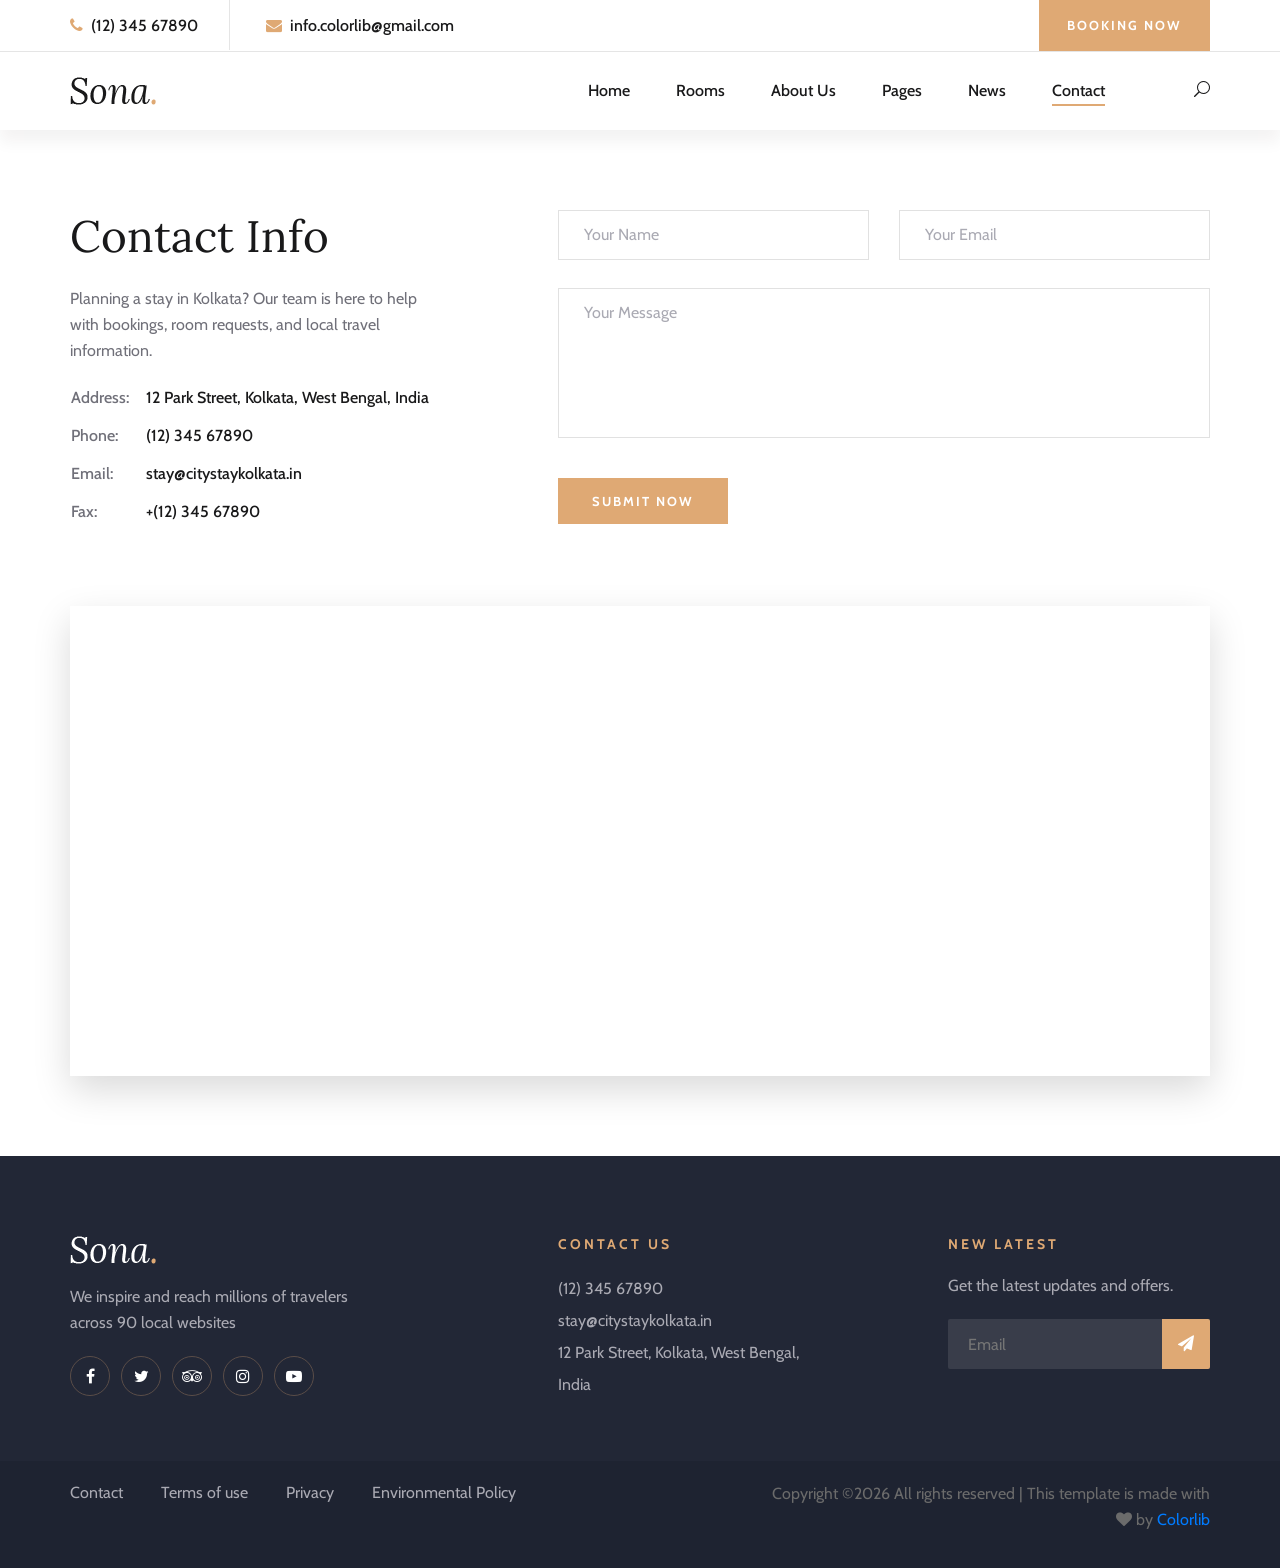
<file: contact.html>
<!DOCTYPE html>
<html lang="zxx">

<head>
    <meta charset="UTF-8">
    <meta name="description" content="City stay hotel template">
    <meta name="keywords" content="hotel, West Bengal, stay, booking, heritage hotel">
    <meta name="viewport" content="width=device-width, initial-scale=1.0">
    <meta http-equiv="X-UA-Compatible" content="ie=edge">
    <title>City Stay | West Bengal Hotel</title>

    <!-- Google Font -->
    <link href="https://fonts.googleapis.com/css?family=Lora:400,700&display=swap" rel="stylesheet">
    <link href="https://fonts.googleapis.com/css?family=Cabin:400,500,600,700&display=swap" rel="stylesheet">

    <!-- Css Styles -->
    <link rel="stylesheet" href="css/bootstrap.min.css" type="text/css">
    <link rel="stylesheet" href="css/font-awesome.min.css" type="text/css">
    <link rel="stylesheet" href="css/elegant-icons.css" type="text/css">
    <link rel="stylesheet" href="css/flaticon.css" type="text/css">
    <link rel="stylesheet" href="css/owl.carousel.min.css" type="text/css">
    <link rel="stylesheet" href="css/nice-select.css" type="text/css">
    <link rel="stylesheet" href="css/jquery-ui.min.css" type="text/css">
    <link rel="stylesheet" href="css/magnific-popup.css" type="text/css">
    <link rel="stylesheet" href="css/slicknav.min.css" type="text/css">
    <link rel="stylesheet" href="css/style.css" type="text/css">
</head>

<body>
    <!-- Page Preloder -->
    <div id="preloder">
        <div class="loader"></div>
    </div>

    <!-- Offcanvas Menu Section Begin -->
    <div class="offcanvas-menu-overlay"></div>
    <div class="canvas-open">
        <i class="icon_menu"></i>
    </div>
    <div class="offcanvas-menu-wrapper">
        <div class="canvas-close">
            <i class="icon_close"></i>
        </div>
        <div class="search-icon search-switch">
            <i class="icon_search"></i>
        </div>
        <div class="header-configure-area">
            <a href="#" class="bk-btn">Book Now</a>
        </div>
        <nav class="mainmenu mobile-menu">
            <ul>
                <li class="active"><a href="./index.html">Home</a></li>
                <li><a href="./rooms.html">Rooms</a></li>
                <li><a href="./about-us.html">About Us</a></li>
                <li><a href="./pages.html">Pages</a>
                    <ul class="dropdown">
                        <li><a href="./room-details.html">Room Details</a></li>
                        <li><a href="./blog-details.html">Blog Details</a></li>
                        <li><a href="#">Family Room</a></li>
                        <li><a href="#">Premium Room</a></li>
                    </ul>
                </li>
                <li><a href="./blog.html">News</a></li>
                <li><a href="./contact.html">Contact</a></li>
            </ul>
        </nav>
        <div id="mobile-menu-wrap"></div>
        <ul class="top-widget">
            <li><i class="fa fa-phone"></i> (12) 345 67890</li>
            <li><i class="fa fa-envelope"></i> info.colorlib@gmail.com</li>
        </ul>
    </div>
    <!-- Offcanvas Menu Section End -->

    <!-- Header Section Begin -->
    <header class="header-section header-normal">
        <div class="top-nav">
            <div class="container">
                <div class="row">
                    <div class="col-lg-6">
                        <ul class="tn-left">
                            <li><i class="fa fa-phone"></i> (12) 345 67890</li>
                            <li><i class="fa fa-envelope"></i> info.colorlib@gmail.com</li>
                        </ul>
                    </div>
                    <div class="col-lg-6">
                        <div class="tn-right">
                            <a href="#" class="bk-btn">Booking Now</a>
                        </div>
                    </div>
                </div>
            </div>
        </div>
        <div class="menu-item">
            <div class="container">
                <div class="row">
                    <div class="col-lg-2">
                        <div class="logo">
                            <a href="./index.html">
                                <img src="img/logo.png" alt="">
                            </a>
                        </div>
                    </div>
                    <div class="col-lg-10">
                        <div class="nav-menu">
                            <nav class="mainmenu">
                                <ul>
                                    <li><a href="./index.html">Home</a></li>
                                    <li><a href="./rooms.html">Rooms</a></li>
                                    <li><a href="./about-us.html">About Us</a></li>
                                    <li><a href="./pages.html">Pages</a>
                                        <ul class="dropdown">
                                            <li><a href="./room-details.html">Room Details</a></li>
                                            <li><a href="./blog-details.html">Blog Details</a></li>
                                            <li><a href="#">Family Room</a></li>
                                            <li><a href="#">Premium Room</a></li>
                                        </ul>
                                    </li>
                                    <li><a href="./blog.html">News</a></li>
                                    <li class="active"><a href="./contact.html">Contact</a></li>
                                </ul>
                            </nav>
                            <div class="nav-right search-switch">
                                <i class="icon_search"></i>
                            </div>
                        </div>
                    </div>
                </div>
            </div>
        </div>
    </header>
    <!-- Header End -->

    <!-- Contact Section Begin -->
    <section class="contact-section spad">
        <div class="container">
            <div class="row">
                <div class="col-lg-4">
                    <div class="contact-text">
                        <h2>Contact Info</h2>
                        <p>Planning a stay in Kolkata? Our team is here to help with bookings, room requests, and local travel information.</p>
                        <table>
                            <tbody>
                                <tr>
                                    <td class="c-o">Address:</td>
                                    <td>12 Park Street, Kolkata, West Bengal, India</td>
                                </tr>
                                <tr>
                                    <td class="c-o">Phone:</td>
                                    <td>(12) 345 67890</td>
                                </tr>
                                <tr>
                                    <td class="c-o">Email:</td>
                                    <td>stay@citystaykolkata.in</td>
                                </tr>
                                <tr>
                                    <td class="c-o">Fax:</td>
                                    <td>+(12) 345 67890</td>
                                </tr>
                            </tbody>
                        </table>
                    </div>
                </div>
                <div class="col-lg-7 offset-lg-1">
                    <form action="#" class="contact-form">
                        <div class="row">
                            <div class="col-lg-6">
                                <input type="text" placeholder="Your Name">
                            </div>
                            <div class="col-lg-6">
                                <input type="text" placeholder="Your Email">
                            </div>
                            <div class="col-lg-12">
                                <textarea placeholder="Your Message"></textarea>
                                <button type="submit">Submit Now</button>
                            </div>
                        </div>
                    </form>
                </div>
            </div>
            <div class="map">
                <iframe
                    src="https://www.google.com/maps?q=Park%20Street%20Kolkata&output=embed"
                    height="470" style="border:0;" allowfullscreen=""></iframe>
            </div>
        </div>
    </section>
    <!-- Contact Section End -->

    <!-- Footer Section Begin -->
    <footer class="footer-section">
        <div class="container">
            <div class="footer-text">
                <div class="row">
                    <div class="col-lg-4">
                        <div class="ft-about">
                            <div class="logo">
                                <a href="#">
                                    <img src="img/footer-logo.png" alt="">
                                </a>
                            </div>
                            <p>We inspire and reach millions of travelers<br /> across 90 local websites</p>
                            <div class="fa-social">
                                <a href="#"><i class="fa fa-facebook"></i></a>
                                <a href="#"><i class="fa fa-twitter"></i></a>
                                <a href="#"><i class="fa fa-tripadvisor"></i></a>
                                <a href="#"><i class="fa fa-instagram"></i></a>
                                <a href="#"><i class="fa fa-youtube-play"></i></a>
                            </div>
                        </div>
                    </div>
                    <div class="col-lg-3 offset-lg-1">
                        <div class="ft-contact">
                            <h6>Contact Us</h6>
                            <ul>
                                <li>(12) 345 67890</li>
                                <li>stay@citystaykolkata.in</li>
                                <li>12 Park Street, Kolkata, West Bengal, India</li>
                            </ul>
                        </div>
                    </div>
                    <div class="col-lg-3 offset-lg-1">
                        <div class="ft-newslatter">
                            <h6>New latest</h6>
                            <p>Get the latest updates and offers.</p>
                            <form action="#" class="fn-form">
                                <input type="text" placeholder="Email">
                                <button type="submit"><i class="fa fa-send"></i></button>
                            </form>
                        </div>
                    </div>
                </div>
            </div>
        </div>
        <div class="copyright-option">
            <div class="container">
                <div class="row">
                    <div class="col-lg-7">
                        <ul>
                            <li><a href="#">Contact</a></li>
                            <li><a href="#">Terms of use</a></li>
                            <li><a href="#">Privacy</a></li>
                            <li><a href="#">Environmental Policy</a></li>
                        </ul>
                    </div>
                    <div class="col-lg-5">
                        <div class="co-text"><p><!-- Link back to Colorlib can't be removed. Template is licensed under CC BY 3.0. -->
  Copyright &copy;<script>document.write(new Date().getFullYear());</script> All rights reserved | This template is made with <i class="fa fa-heart" aria-hidden="true"></i> by <a href="https://colorlib.com" target="_blank">Colorlib</a>
  <!-- Link back to Colorlib can't be removed. Template is licensed under CC BY 3.0. --></p></div>
                    </div>
                </div>
            </div>
        </div>
    </footer>
    <!-- Footer Section End -->

    <!-- Search model Begin -->
    <div class="search-model">
        <div class="h-100 d-flex align-items-center justify-content-center">
            <div class="search-close-switch"><i class="icon_close"></i></div>
            <form class="search-model-form">
                <input type="text" id="search-input" placeholder="Search here.....">
            </form>
        </div>
    </div>
    <!-- Search model end -->

    <!-- Js Plugins -->
    <script src="js/jquery-3.3.1.min.js"></script>
    <script src="js/bootstrap.min.js"></script>
    <script src="js/jquery.magnific-popup.min.js"></script>
    <script src="js/jquery.nice-select.min.js"></script>
    <script src="js/jquery-ui.min.js"></script>
    <script src="js/jquery.slicknav.js"></script>
    <script src="js/owl.carousel.min.js"></script>
    <script src="js/main.js"></script>
</body>

</html>
</file>
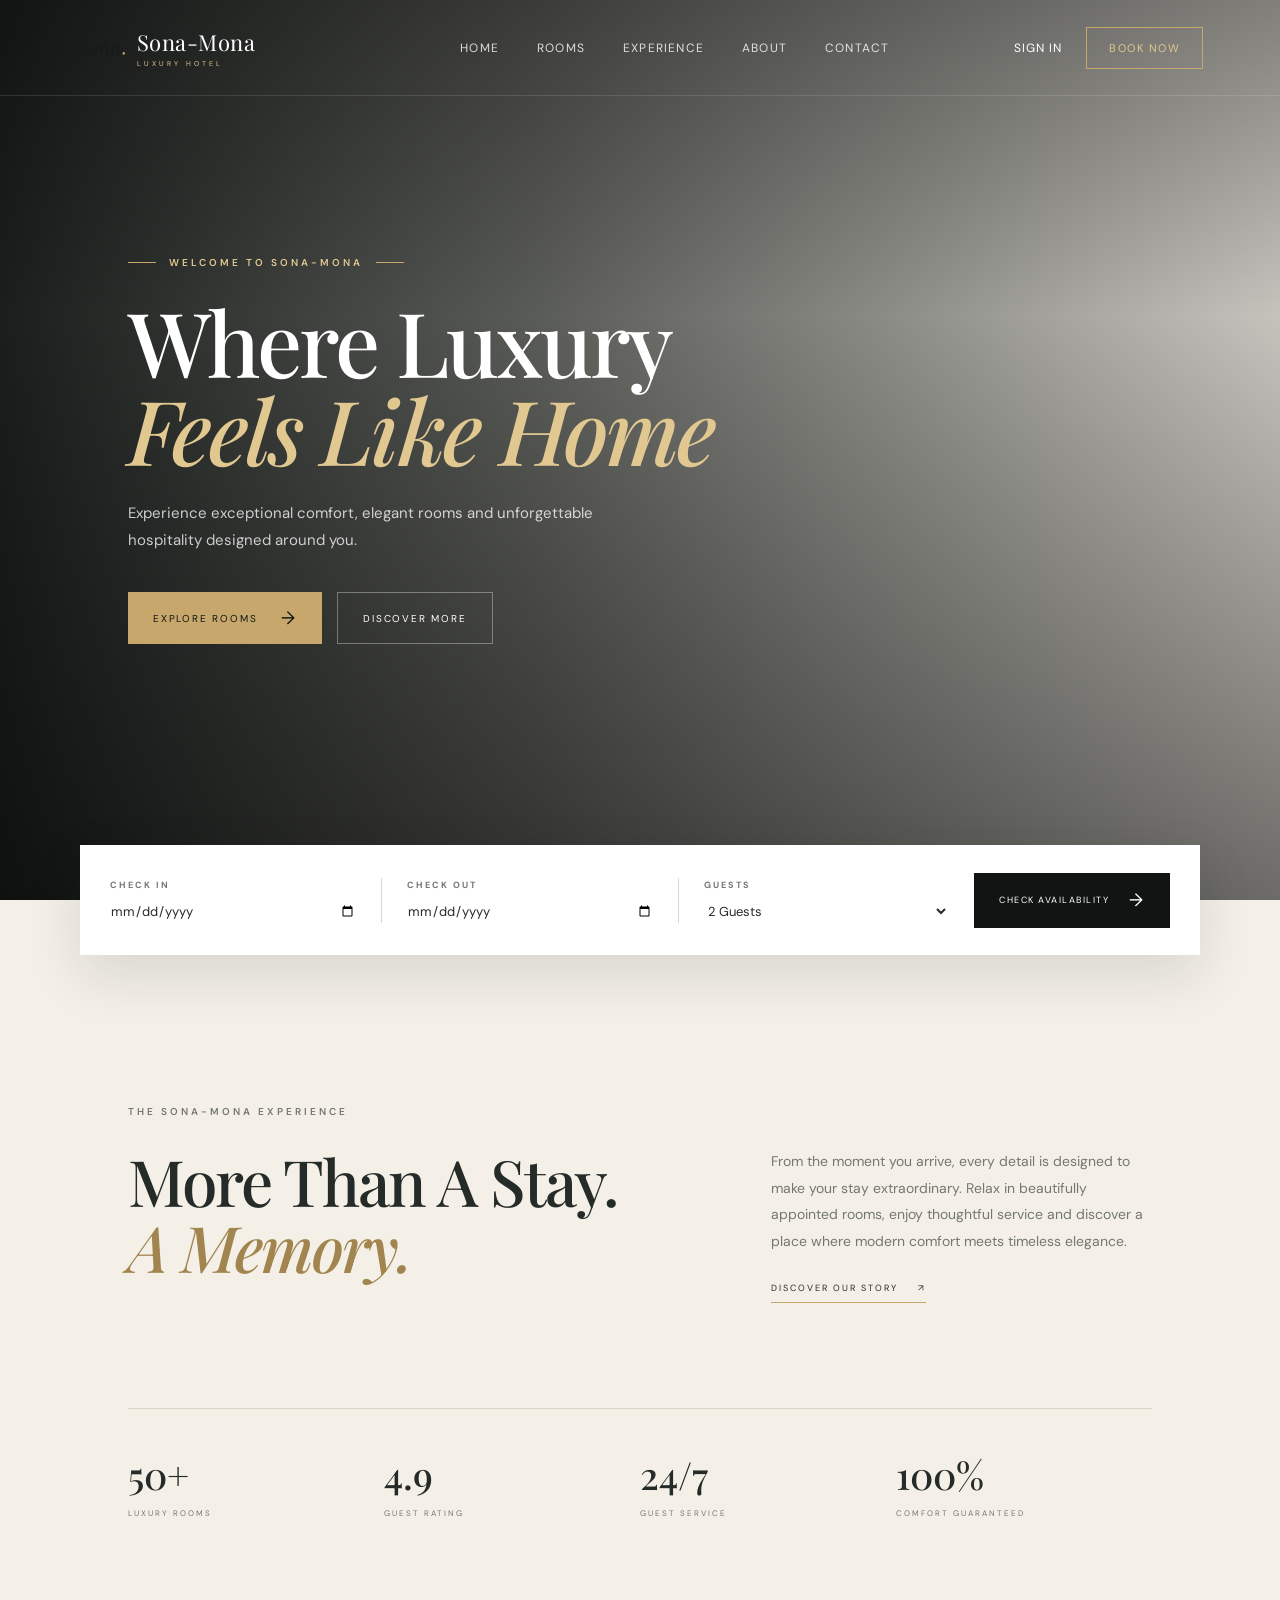
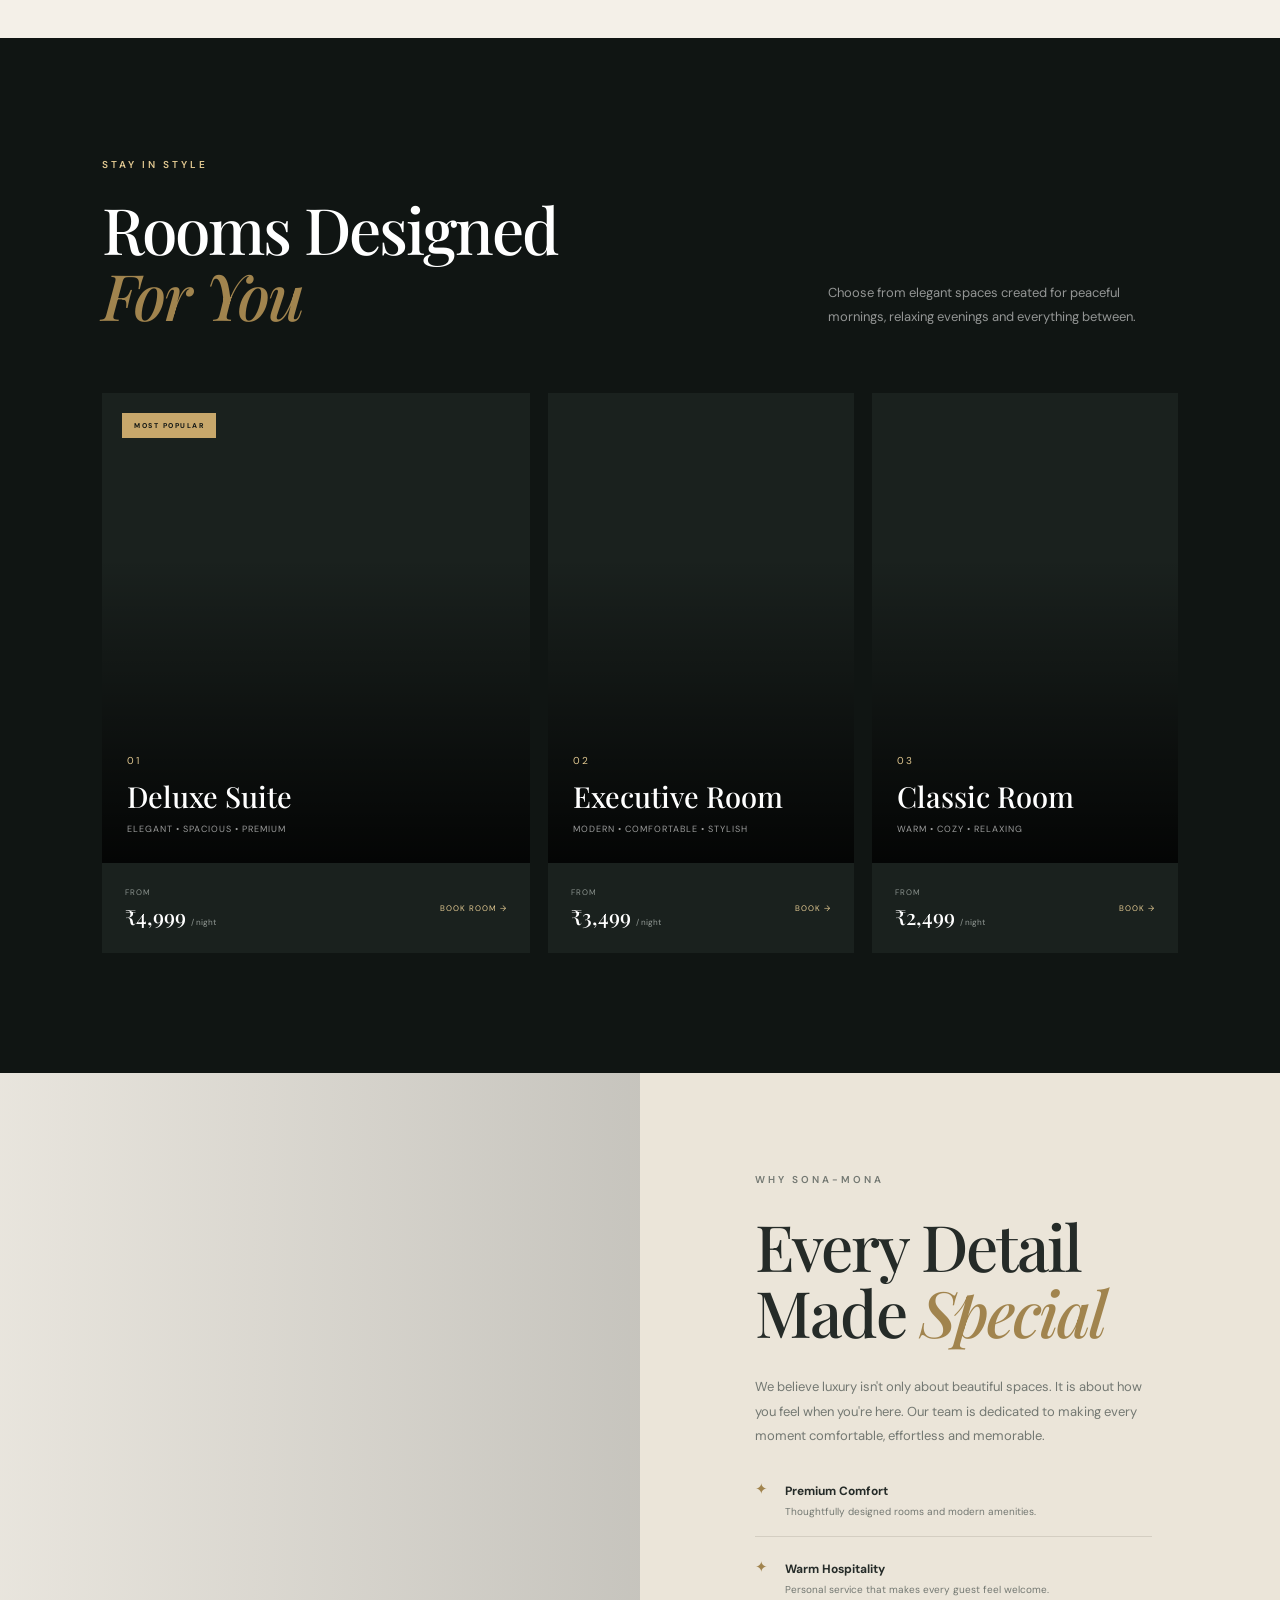
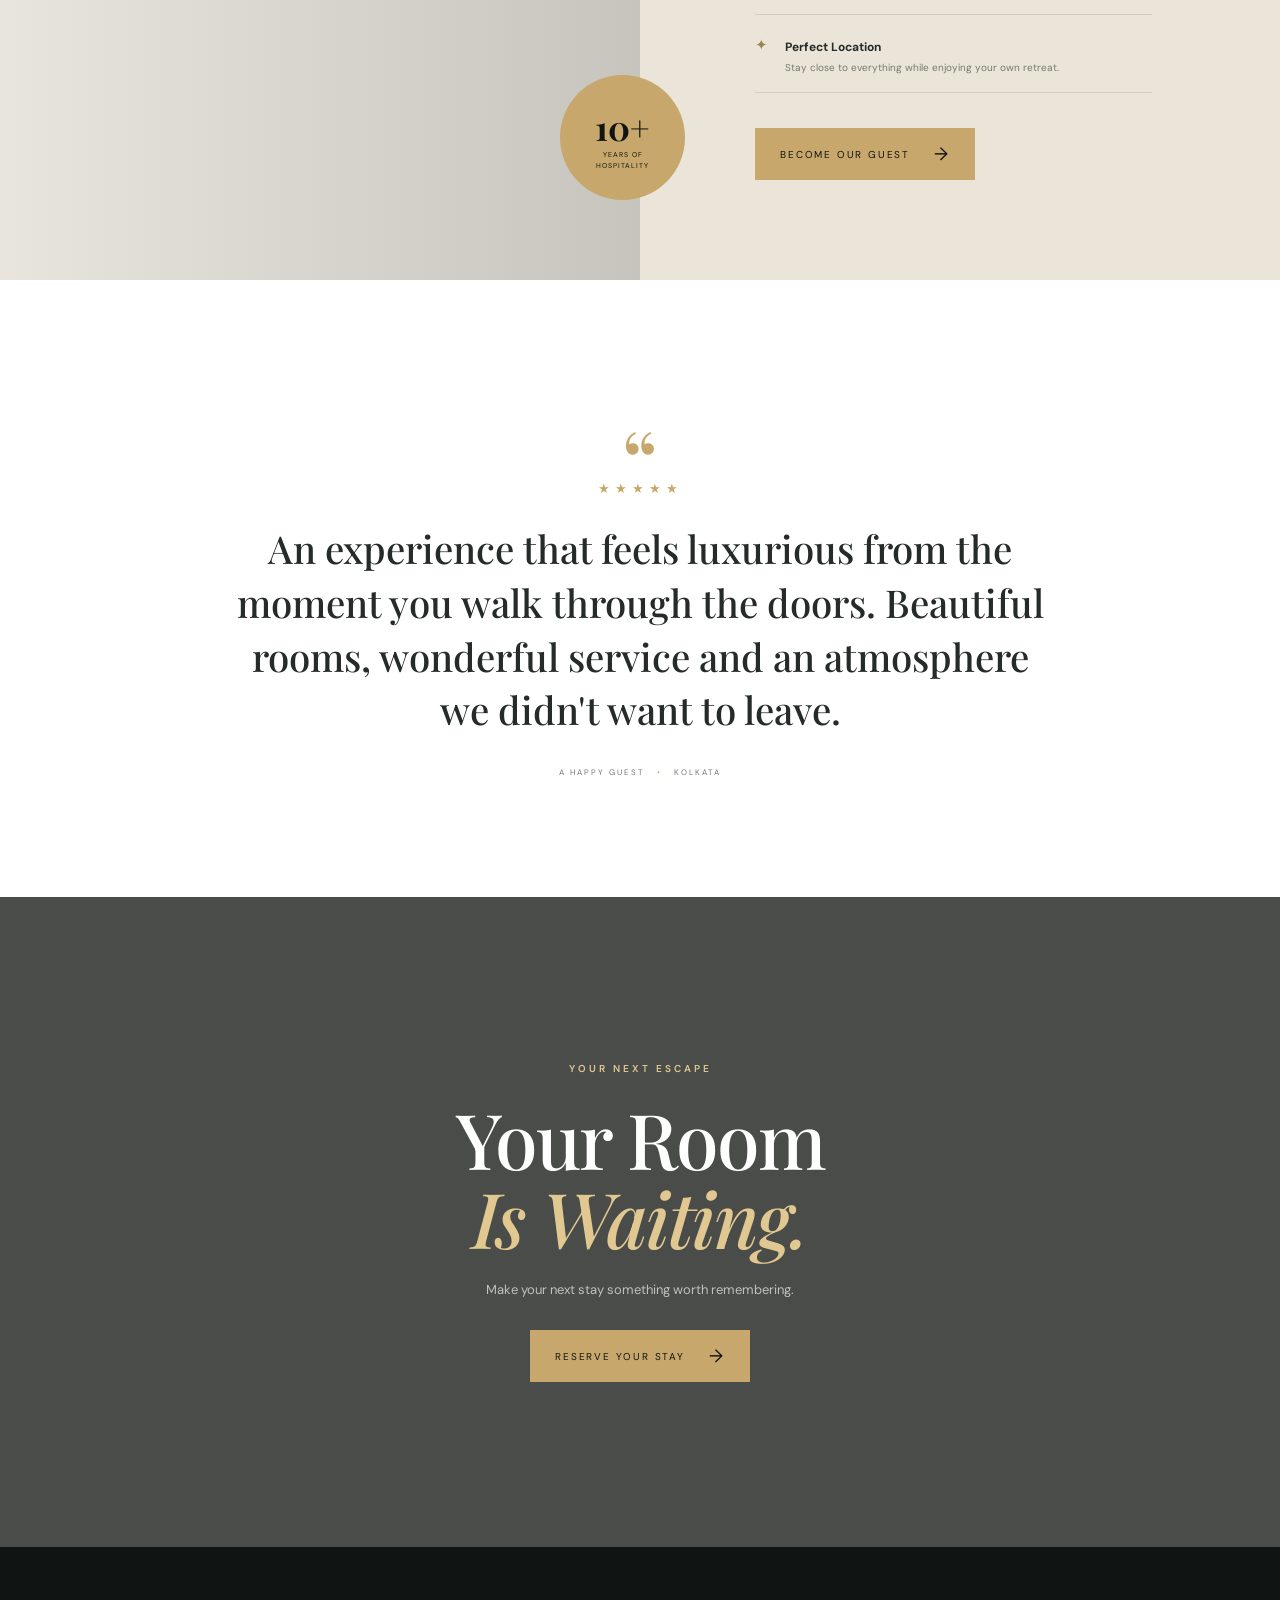
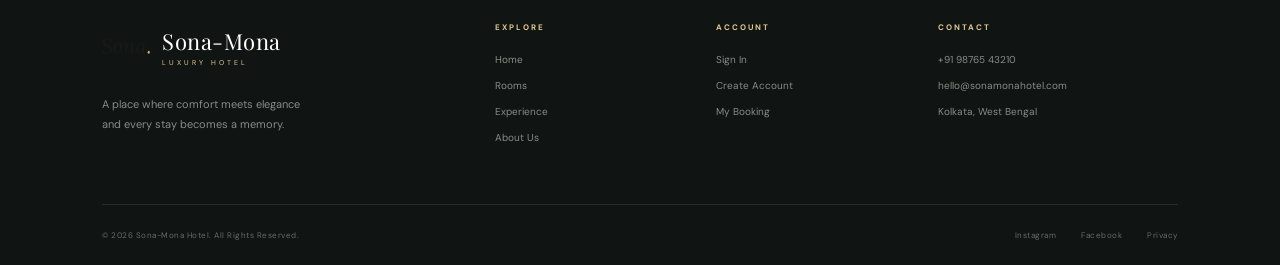
<file: home.html>
<!DOCTYPE html>
<html lang="en">
<head>
    <meta charset="UTF-8">
    <meta name="viewport" content="width=device-width, initial-scale=1.0">
    <title>Sona-Mona Hotel</title>
    <link rel="stylesheet" href="home.css">
    <link rel="preconnect" href="https://fonts.googleapis.com">
    <link rel="preconnect" href="https://fonts.gstatic.com" crossorigin>
    <link href="https://fonts.googleapis.com/css2?family=DM+Sans:wght@400;500;600;700&family=Playfair+Display:wght@500;600;700&display=swap" rel="stylesheet">
</head>
<body>

<div class="page-loader">
    <div class="loader-logo">
        <img src="img/logo.png" alt="Sona-Mona">
        <span>SONA-MONA</span>
    </div>
</div>

<header class="navbar">
    <a href="index.jsp" class="brand">
        <img src="img/logo.png" alt="Sona-Mona">
        <div>
            <span>Sona-Mona</span>
            <small>LUXURY HOTEL</small>
        </div>
    </a>

    <nav>
        <a href="#home">Home</a>
        <a href="#rooms">Rooms</a>
        <a href="#experience">Experience</a>
        <a href="#about">About</a>
        <a href="#contact">Contact</a>
    </nav>

    <div class="nav-actions">
        <a href="login.jsp" class="login-btn">Sign In</a>
        <a href="register.jsp" class="nav-book">Book Now</a>
    </div>

    <button class="menu-btn">☰</button>
</header>

<section class="hero" id="home">
    <div class="hero-overlay"></div>

    <div class="hero-content">
        <div class="eyebrow">
            <span></span>
            WELCOME TO SONA-MONA
            <span></span>
        </div>

        <h1>Where Luxury<br><em>Feels Like Home</em></h1>

        <p>
            Experience exceptional comfort, elegant rooms and unforgettable
            hospitality designed around you.
        </p>

        <div class="hero-buttons">
            <a href="#rooms" class="primary-btn">Explore Rooms <span>→</span></a>
            <a href="#experience" class="outline-btn">Discover More</a>
        </div>
    </div>

    <div class="hero-scroll">
        <span>SCROLL TO EXPLORE</span>
        <i></i>
    </div>
</section>

<section class="booking" id="booking">
    <div class="booking-item">
        <label>CHECK IN</label>
        <input type="date">
    </div>

    <div class="booking-divider"></div>

    <div class="booking-item">
        <label>CHECK OUT</label>
        <input type="date">
    </div>

    <div class="booking-divider"></div>

    <div class="booking-item">
        <label>GUESTS</label>
        <select>
            <option>1 Guest</option>
            <option selected>2 Guests</option>
            <option>3 Guests</option>
            <option>4 Guests</option>
            <option>5+ Guests</option>
        </select>
    </div>

    <a href="login.jsp" class="availability-btn">
        Check Availability <span>→</span>
    </a>
</section>

<section class="intro" id="about">
    <div class="section-label">THE SONA-MONA EXPERIENCE</div>

    <div class="intro-grid">
        <h2>More Than A Stay.<br><em>A Memory.</em></h2>

        <div class="intro-text">
            <p>
                From the moment you arrive, every detail is designed to make
                your stay extraordinary. Relax in beautifully appointed rooms,
                enjoy thoughtful service and discover a place where modern
                comfort meets timeless elegance.
            </p>
            <a href="#experience" class="text-link">Discover Our Story <span>↗</span></a>
        </div>
    </div>

    <div class="stats">
        <div><strong>50+</strong><span>Luxury Rooms</span></div>
        <div><strong>4.9</strong><span>Guest Rating</span></div>
        <div><strong>24/7</strong><span>Guest Service</span></div>
        <div><strong>100%</strong><span>Comfort Guaranteed</span></div>
    </div>
</section>

<section class="rooms" id="rooms">
    <div class="rooms-heading">
        <div>
            <div class="section-label">STAY IN STYLE</div>
            <h2>Rooms Designed<br><em>For You</em></h2>
        </div>

        <p>
            Choose from elegant spaces created for peaceful mornings,
            relaxing evenings and everything between.
        </p>
    </div>

    <div class="room-grid">
        <article class="room-card large">
            <div class="room-image room-one">
                <div class="room-tag">MOST POPULAR</div>
                <div class="room-overlay">
                    <span>01</span>
                    <h3>Deluxe Suite</h3>
                    <p>Elegant • Spacious • Premium</p>
                </div>
            </div>

            <div class="room-info">
                <div>
                    <span>From</span>
                    <strong>₹4,999 <small>/ night</small></strong>
                </div>
                <a href="login.jsp">Book Room →</a>
            </div>
        </article>

        <article class="room-card">
            <div class="room-image room-two">
                <div class="room-overlay">
                    <span>02</span>
                    <h3>Executive Room</h3>
                    <p>Modern • Comfortable • Stylish</p>
                </div>
            </div>

            <div class="room-info">
                <div>
                    <span>From</span>
                    <strong>₹3,499 <small>/ night</small></strong>
                </div>
                <a href="login.jsp">Book →</a>
            </div>
        </article>

        <article class="room-card">
            <div class="room-image room-three">
                <div class="room-overlay">
                    <span>03</span>
                    <h3>Classic Room</h3>
                    <p>Warm • Cozy • Relaxing</p>
                </div>
            </div>

            <div class="room-info">
                <div>
                    <span>From</span>
                    <strong>₹2,499 <small>/ night</small></strong>
                </div>
                <a href="login.jsp">Book →</a>
            </div>
        </article>
    </div>
</section>

<section class="experience" id="experience">
    <div class="experience-image">
        <div class="experience-badge">
            <strong>10+</strong>
            <span>YEARS OF<br>HOSPITALITY</span>
        </div>
    </div>

    <div class="experience-content">
        <div class="section-label">WHY SONA-MONA</div>
        <h2>Every Detail<br>Made <em>Special</em></h2>

        <p>
            We believe luxury isn't only about beautiful spaces. It is about
            how you feel when you're here. Our team is dedicated to making
            every moment comfortable, effortless and memorable.
        </p>

        <div class="features">
            <div>
                <span>✦</span>
                <div>
                    <strong>Premium Comfort</strong>
                    <p>Thoughtfully designed rooms and modern amenities.</p>
                </div>
            </div>

            <div>
                <span>✦</span>
                <div>
                    <strong>Warm Hospitality</strong>
                    <p>Personal service that makes every guest feel welcome.</p>
                </div>
            </div>

            <div>
                <span>✦</span>
                <div>
                    <strong>Perfect Location</strong>
                    <p>Stay close to everything while enjoying your own retreat.</p>
                </div>
            </div>
        </div>

        <a href="register.jsp" class="primary-btn">Become Our Guest <span>→</span></a>
    </div>
</section>

<section class="testimonial">
    <div class="quote-mark">“</div>
    <div class="stars">★★★★★</div>
    <blockquote>
        An experience that feels luxurious from the moment you walk through
        the doors. Beautiful rooms, wonderful service and an atmosphere
        we didn't want to leave.
    </blockquote>
    <div class="guest">A HAPPY GUEST <span>•</span> KOLKATA</div>
</section>

<section class="cta" id="contact">
    <div class="cta-content">
        <div class="section-label">YOUR NEXT ESCAPE</div>
        <h2>Your Room<br><em>Is Waiting.</em></h2>
        <p>Make your next stay something worth remembering.</p>
        <a href="register.jsp" class="primary-btn">Reserve Your Stay <span>→</span></a>
    </div>
</section>

<footer>
    <div class="footer-top">
        <div class="footer-brand">
            <a href="index.jsp" class="brand">
                <img src="img/logo.png" alt="Sona-Mona">
                <div>
                    <span>Sona-Mona</span>
                    <small>LUXURY HOTEL</small>
                </div>
            </a>
            <p>A place where comfort meets elegance<br>and every stay becomes a memory.</p>
        </div>

        <div class="footer-column">
            <h4>EXPLORE</h4>
            <a href="#home">Home</a>
            <a href="#rooms">Rooms</a>
            <a href="#experience">Experience</a>
            <a href="#about">About Us</a>
        </div>

        <div class="footer-column">
            <h4>ACCOUNT</h4>
            <a href="login.jsp">Sign In</a>
            <a href="register.jsp">Create Account</a>
            <a href="login.jsp">My Booking</a>
        </div>

        <div class="footer-column">
            <h4>CONTACT</h4>
            <span>+91 98765 43210</span>
            <span>hello@sonamonahotel.com</span>
            <span>Kolkata, West Bengal</span>
        </div>
    </div>

    <div class="footer-bottom">
        <span>© 2026 Sona-Mona Hotel. All Rights Reserved.</span>
        <div>
            <a href="#">Instagram</a>
            <a href="#">Facebook</a>
            <a href="#">Privacy</a>
        </div>
    </div>
</footer>

<script>
window.addEventListener("load", () => {
    document.querySelector(".page-loader").classList.add("loaded");
});

const menuBtn = document.querySelector(".menu-btn");
const nav = document.querySelector("nav");

menuBtn.addEventListener("click", () => {
    nav.classList.toggle("active");
});

document.querySelectorAll("nav a").forEach(link => {
    link.addEventListener("click", () => {
        nav.classList.remove("active");
    });
});
</script>

</body>
</html>
</file>
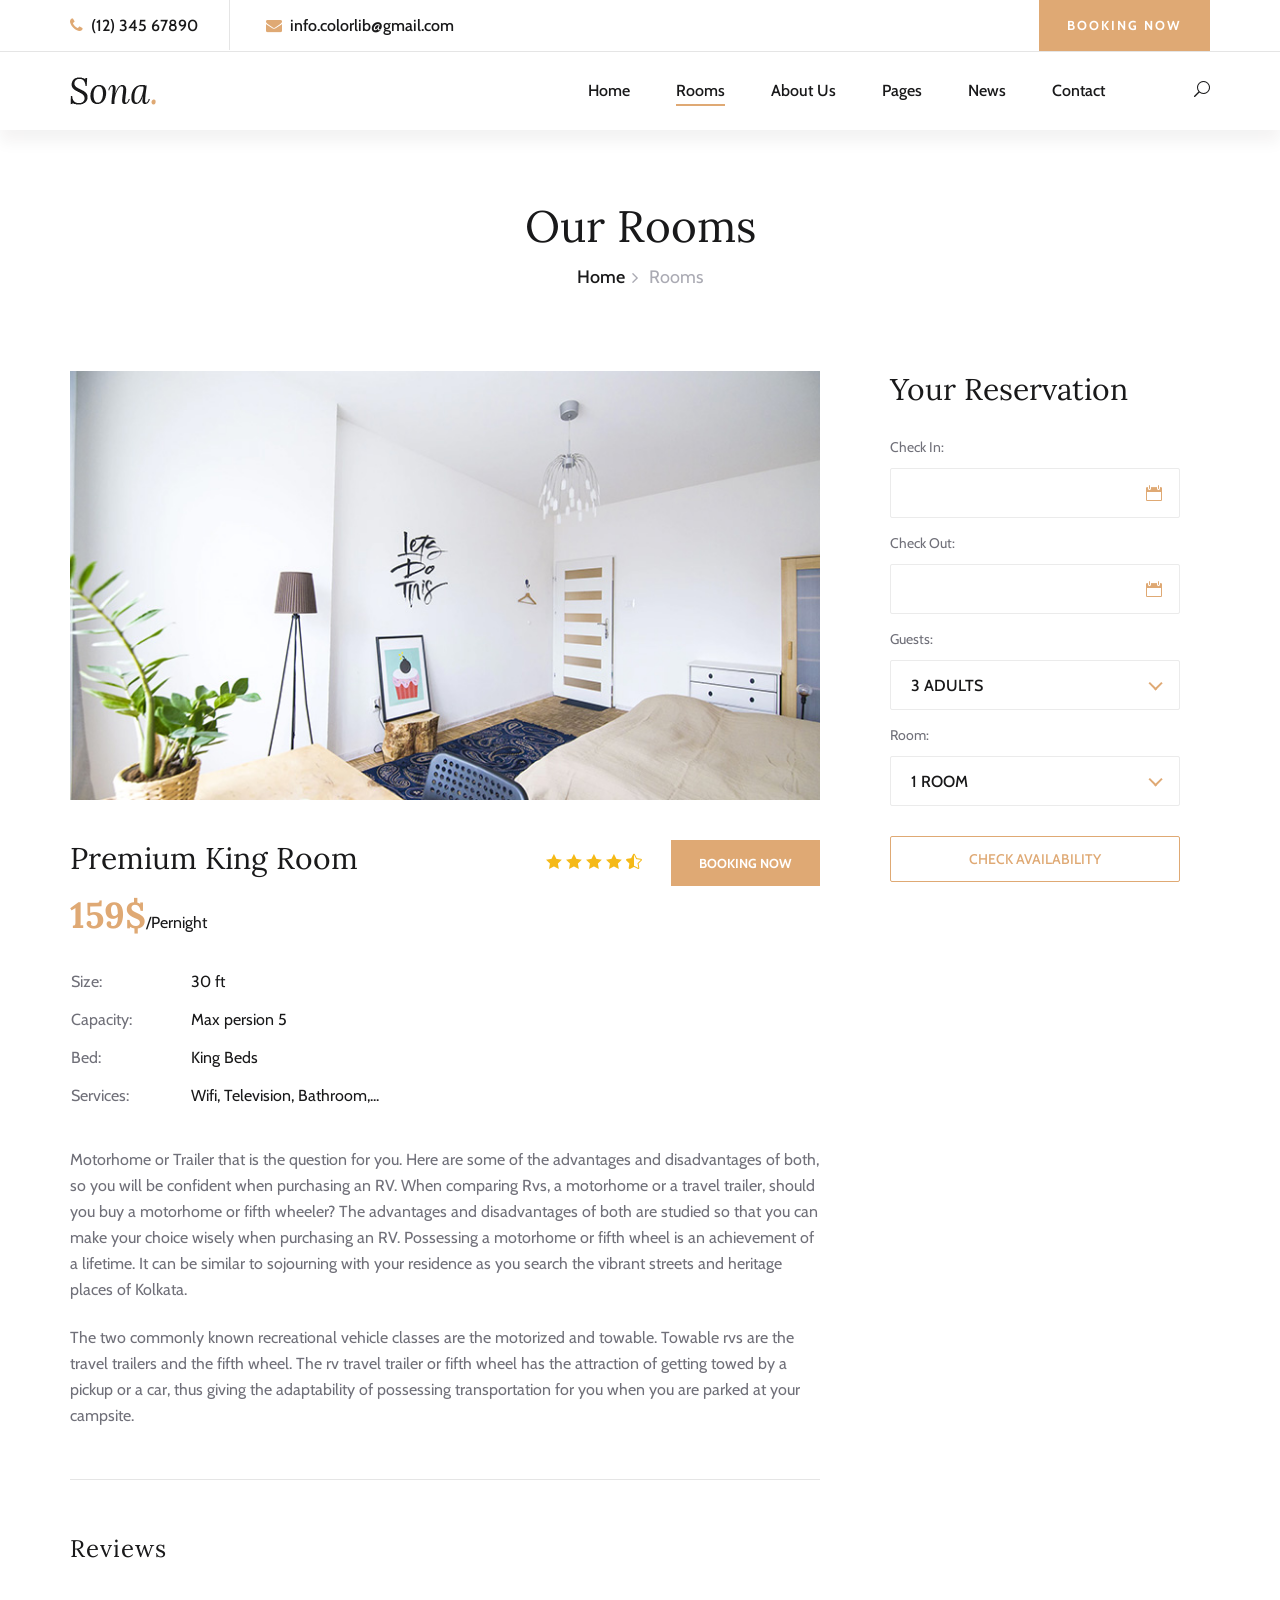
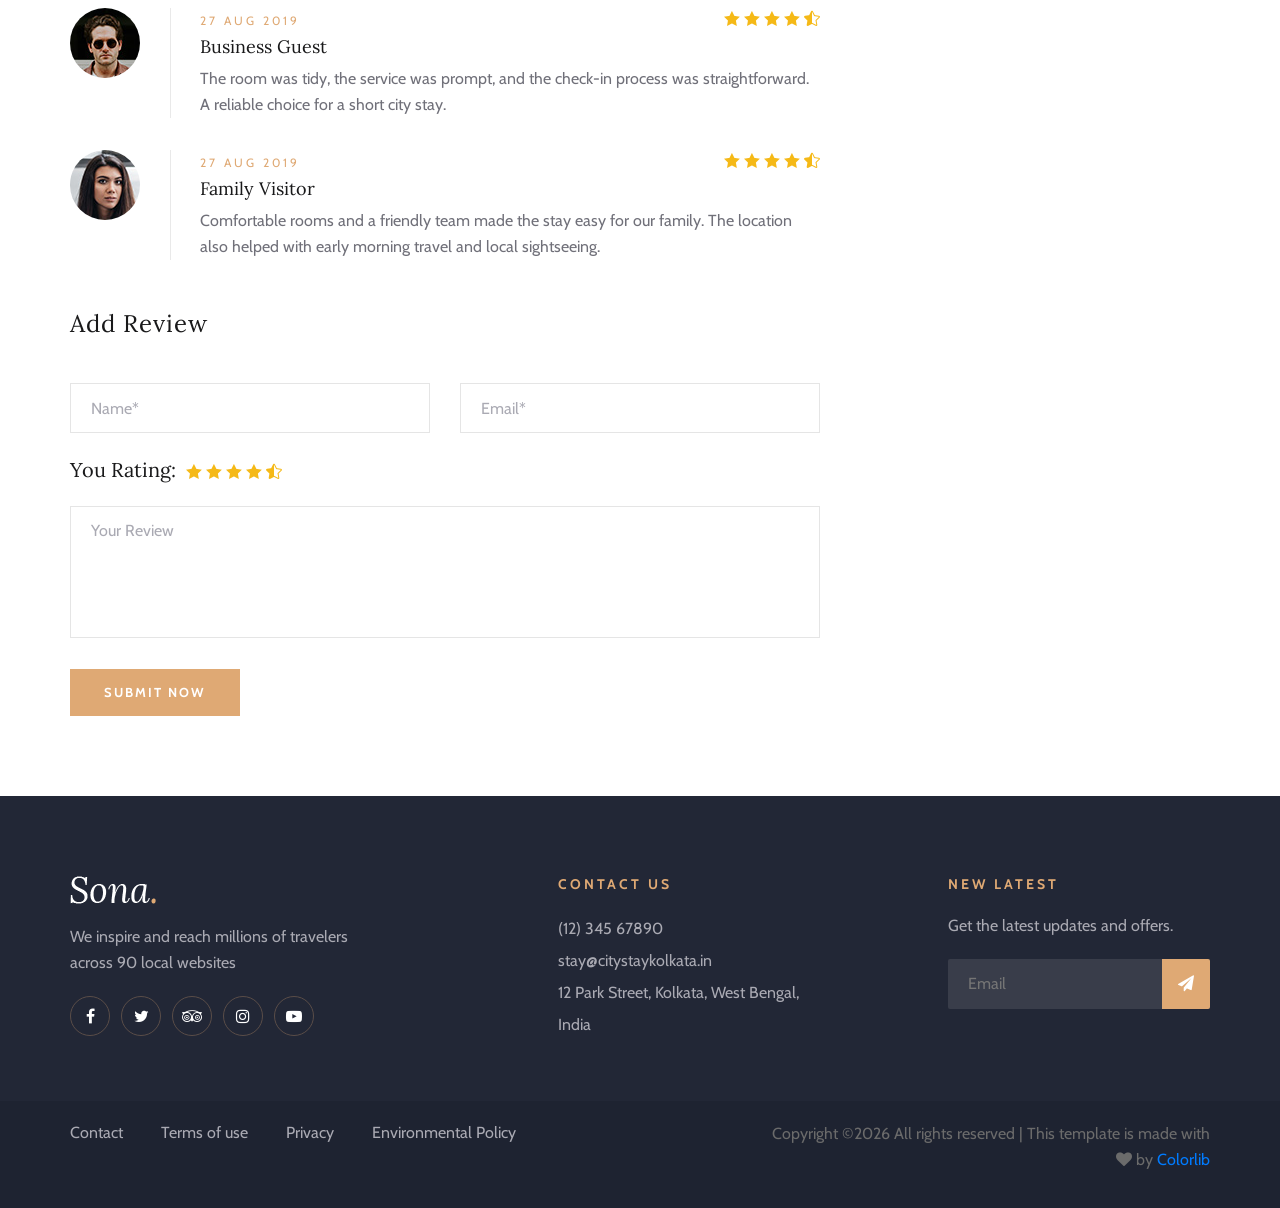
<file: room-details.html>
<!DOCTYPE html>
<html lang="zxx">

<head>
    <meta charset="UTF-8">
    <meta name="description" content="City stay hotel template">
    <meta name="keywords" content="hotel, West Bengal, stay, booking, heritage hotel">
    <meta name="viewport" content="width=device-width, initial-scale=1.0">
    <meta http-equiv="X-UA-Compatible" content="ie=edge">
    <title>City Stay | West Bengal Hotel</title>

    <!-- Google Font -->
    <link href="https://fonts.googleapis.com/css?family=Lora:400,700&display=swap" rel="stylesheet">
    <link href="https://fonts.googleapis.com/css?family=Cabin:400,500,600,700&display=swap" rel="stylesheet">

    <!-- Css Styles -->
    <link rel="stylesheet" href="css/bootstrap.min.css" type="text/css">
    <link rel="stylesheet" href="css/font-awesome.min.css" type="text/css">
    <link rel="stylesheet" href="css/elegant-icons.css" type="text/css">
    <link rel="stylesheet" href="css/flaticon.css" type="text/css">
    <link rel="stylesheet" href="css/owl.carousel.min.css" type="text/css">
    <link rel="stylesheet" href="css/nice-select.css" type="text/css">
    <link rel="stylesheet" href="css/jquery-ui.min.css" type="text/css">
    <link rel="stylesheet" href="css/magnific-popup.css" type="text/css">
    <link rel="stylesheet" href="css/slicknav.min.css" type="text/css">
    <link rel="stylesheet" href="css/style.css" type="text/css">
</head>

<body>
    <!-- Page Preloder -->
    <div id="preloder">
        <div class="loader"></div>
    </div>

    <!-- Offcanvas Menu Section Begin -->
    <div class="offcanvas-menu-overlay"></div>
    <div class="canvas-open">
        <i class="icon_menu"></i>
    </div>
    <div class="offcanvas-menu-wrapper">
        <div class="canvas-close">
            <i class="icon_close"></i>
        </div>
        <div class="search-icon search-switch">
            <i class="icon_search"></i>
        </div>
        <div class="header-configure-area">
            <a href="#" class="bk-btn">Book Now</a>
        </div>
        <nav class="mainmenu mobile-menu">
            <ul>
                <li class="active"><a href="./index.html">Home</a></li>
                <li><a href="./rooms.html">Rooms</a></li>
                <li><a href="./about-us.html">About Us</a></li>
                <li><a href="./pages.html">Pages</a>
                    <ul class="dropdown">
                        <li><a href="./room-details.html">Room Details</a></li>
                        <li><a href="./blog-details.html">Blog Details</a></li>
                        <li><a href="#">Family Room</a></li>
                        <li><a href="#">Premium Room</a></li>
                    </ul>
                </li>
                <li><a href="./blog.html">News</a></li>
                <li><a href="./contact.html">Contact</a></li>
            </ul>
        </nav>
        <div id="mobile-menu-wrap"></div>
        <ul class="top-widget">
            <li><i class="fa fa-phone"></i> (12) 345 67890</li>
            <li><i class="fa fa-envelope"></i> info.colorlib@gmail.com</li>
        </ul>
    </div>
    <!-- Offcanvas Menu Section End -->

    <!-- Header Section Begin -->
    <header class="header-section header-normal">
        <div class="top-nav">
            <div class="container">
                <div class="row">
                    <div class="col-lg-6">
                        <ul class="tn-left">
                            <li><i class="fa fa-phone"></i> (12) 345 67890</li>
                            <li><i class="fa fa-envelope"></i> info.colorlib@gmail.com</li>
                        </ul>
                    </div>
                    <div class="col-lg-6">
                        <div class="tn-right">
                            <a href="#" class="bk-btn">Booking Now</a>
                        </div>
                    </div>
                </div>
            </div>
        </div>
        <div class="menu-item">
            <div class="container">
                <div class="row">
                    <div class="col-lg-2">
                        <div class="logo">
                            <a href="./index.html">
                                <img src="img/logo.png" alt="">
                            </a>
                        </div>
                    </div>
                    <div class="col-lg-10">
                        <div class="nav-menu">
                            <nav class="mainmenu">
                                <ul>
                                    <li><a href="./index.html">Home</a></li>
                                    <li class="active"><a href="./rooms.html">Rooms</a></li>
                                    <li><a href="./about-us.html">About Us</a></li>
                                    <li><a href="./pages.html">Pages</a>
                                        <ul class="dropdown">
                                            <li><a href="./room-details.html">Room Details</a></li>
                                            <li><a href="./blog-details.html">Blog Details</a></li>
                                            <li><a href="#">Family Room</a></li>
                                            <li><a href="#">Premium Room</a></li>
                                        </ul>
                                    </li>
                                    <li><a href="./blog.html">News</a></li>
                                    <li><a href="./contact.html">Contact</a></li>
                                </ul>
                            </nav>
                            <div class="nav-right search-switch">
                                <i class="icon_search"></i>
                            </div>
                        </div>
                    </div>
                </div>
            </div>
        </div>
    </header>
    <!-- Header End -->

    <!-- Breadcrumb Section Begin -->
    <div class="breadcrumb-section">
        <div class="container">
            <div class="row">
                <div class="col-lg-12">
                    <div class="breadcrumb-text">
                        <h2>Our Rooms</h2>
                        <div class="bt-option">
                            <a href="./home.html">Home</a>
                            <span>Rooms</span>
                        </div>
                    </div>
                </div>
            </div>
        </div>
    </div>
    <!-- Breadcrumb Section End -->

    <!-- Room Details Section Begin -->
    <section class="room-details-section spad">
        <div class="container">
            <div class="row">
                <div class="col-lg-8">
                    <div class="room-details-item">
                        <img src="img/room/room-details.jpg" alt="Kolkata room and city view">
                        <div class="rd-text">
                            <div class="rd-title">
                                <h3>Premium King Room</h3>
                                <div class="rdt-right">
                                    <div class="rating">
                                        <i class="icon_star"></i>
                                        <i class="icon_star"></i>
                                        <i class="icon_star"></i>
                                        <i class="icon_star"></i>
                                        <i class="icon_star-half_alt"></i>
                                    </div>
                                    <a href="#">Booking Now</a>
                                </div>
                            </div>
                            <h2>159$<span>/Pernight</span></h2>
                            <table>
                                <tbody>
                                    <tr>
                                        <td class="r-o">Size:</td>
                                        <td>30 ft</td>
                                    </tr>
                                    <tr>
                                        <td class="r-o">Capacity:</td>
                                        <td>Max persion 5</td>
                                    </tr>
                                    <tr>
                                        <td class="r-o">Bed:</td>
                                        <td>King Beds</td>
                                    </tr>
                                    <tr>
                                        <td class="r-o">Services:</td>
                                        <td>Wifi, Television, Bathroom,...</td>
                                    </tr>
                                </tbody>
                            </table>
                            <p class="f-para">Motorhome or Trailer that is the question for you. Here are some of the
                                advantages and disadvantages of both, so you will be confident when purchasing an RV.
                                When comparing Rvs, a motorhome or a travel trailer, should you buy a motorhome or fifth
                                wheeler? The advantages and disadvantages of both are studied so that you can make your
                                choice wisely when purchasing an RV. Possessing a motorhome or fifth wheel is an
                                achievement of a lifetime. It can be similar to sojourning with your residence as you
                                search the vibrant streets and heritage places of Kolkata.</p>
                            <p>The two commonly known recreational vehicle classes are the motorized and towable.
                                Towable rvs are the travel trailers and the fifth wheel. The rv travel trailer or fifth
                                wheel has the attraction of getting towed by a pickup or a car, thus giving the
                                adaptability of possessing transportation for you when you are parked at your campsite.
                            </p>
                        </div>
                    </div>
                    <div class="rd-reviews">
                        <h4>Reviews</h4>
                        <div class="review-item">
                            <div class="ri-pic">
                                <img src="img/room/avatar/avatar-1.jpg" alt="">
                            </div>
                            <div class="ri-text">
                                <span>27 Aug 2019</span>
                                <div class="rating">
                                    <i class="icon_star"></i>
                                    <i class="icon_star"></i>
                                    <i class="icon_star"></i>
                                    <i class="icon_star"></i>
                                    <i class="icon_star-half_alt"></i>
                                </div>
                                <h5>Business Guest</h5>
                                <p>The room was tidy, the service was prompt, and the check-in process was straightforward. A reliable choice for a short city stay.</p>
                            </div>
                        </div>
                        <div class="review-item">
                            <div class="ri-pic">
                                <img src="img/room/avatar/avatar-2.jpg" alt="">
                            </div>
                            <div class="ri-text">
                                <span>27 Aug 2019</span>
                                <div class="rating">
                                    <i class="icon_star"></i>
                                    <i class="icon_star"></i>
                                    <i class="icon_star"></i>
                                    <i class="icon_star"></i>
                                    <i class="icon_star-half_alt"></i>
                                </div>
                                <h5>Family Visitor</h5>
                                <p>Comfortable rooms and a friendly team made the stay easy for our family. The location also helped with early morning travel and local sightseeing.</p>
                            </div>
                        </div>
                    </div>
                    <div class="review-add">
                        <h4>Add Review</h4>
                        <form action="#" class="ra-form">
                            <div class="row">
                                <div class="col-lg-6">
                                    <input type="text" placeholder="Name*">
                                </div>
                                <div class="col-lg-6">
                                    <input type="text" placeholder="Email*">
                                </div>
                                <div class="col-lg-12">
                                    <div>
                                        <h5>You Rating:</h5>
                                        <div class="rating">
                                            <i class="icon_star"></i>
                                            <i class="icon_star"></i>
                                            <i class="icon_star"></i>
                                            <i class="icon_star"></i>
                                            <i class="icon_star-half_alt"></i>
                                        </div>
                                    </div>
                                    <textarea placeholder="Your Review"></textarea>
                                    <button type="submit">Submit Now</button>
                                </div>
                            </div>
                        </form>
                    </div>
                </div>
                <div class="col-lg-4">
                    <div class="room-booking">
                        <h3>Your Reservation</h3>
                        <form action="#">
                            <div class="check-date">
                                <label for="date-in">Check In:</label>
                                <input type="text" class="date-input" id="date-in">
                                <i class="icon_calendar"></i>
                            </div>
                            <div class="check-date">
                                <label for="date-out">Check Out:</label>
                                <input type="text" class="date-input" id="date-out">
                                <i class="icon_calendar"></i>
                            </div>
                            <div class="select-option">
                                <label for="guest">Guests:</label>
                                <select id="guest">
                                    <option value="">3 Adults</option>
                                </select>
                            </div>
                            <div class="select-option">
                                <label for="room">Room:</label>
                                <select id="room">
                                    <option value="">1 Room</option>
                                </select>
                            </div>
                            <button type="submit">Check Availability</button>
                        </form>
                    </div>
                </div>
            </div>
        </div>
    </section>
    <!-- Room Details Section End -->

    <!-- Footer Section Begin -->
    <footer class="footer-section">
        <div class="container">
            <div class="footer-text">
                <div class="row">
                    <div class="col-lg-4">
                        <div class="ft-about">
                            <div class="logo">
                                <a href="#">
                                    <img src="img/footer-logo.png" alt="">
                                </a>
                            </div>
                            <p>We inspire and reach millions of travelers<br /> across 90 local websites</p>
                            <div class="fa-social">
                                <a href="#"><i class="fa fa-facebook"></i></a>
                                <a href="#"><i class="fa fa-twitter"></i></a>
                                <a href="#"><i class="fa fa-tripadvisor"></i></a>
                                <a href="#"><i class="fa fa-instagram"></i></a>
                                <a href="#"><i class="fa fa-youtube-play"></i></a>
                            </div>
                        </div>
                    </div>
                    <div class="col-lg-3 offset-lg-1">
                        <div class="ft-contact">
                            <h6>Contact Us</h6>
                            <ul>
                                <li>(12) 345 67890</li>
                                <li>stay@citystaykolkata.in</li>
                                <li>12 Park Street, Kolkata, West Bengal, India</li>
                            </ul>
                        </div>
                    </div>
                    <div class="col-lg-3 offset-lg-1">
                        <div class="ft-newslatter">
                            <h6>New latest</h6>
                            <p>Get the latest updates and offers.</p>
                            <form action="#" class="fn-form">
                                <input type="text" placeholder="Email">
                                <button type="submit"><i class="fa fa-send"></i></button>
                            </form>
                        </div>
                    </div>
                </div>
            </div>
        </div>
        <div class="copyright-option">
            <div class="container">
                <div class="row">
                    <div class="col-lg-7">
                        <ul>
                            <li><a href="#">Contact</a></li>
                            <li><a href="#">Terms of use</a></li>
                            <li><a href="#">Privacy</a></li>
                            <li><a href="#">Environmental Policy</a></li>
                        </ul>
                    </div>
                    <div class="col-lg-5">
                        <div class="co-text"><p><!-- Link back to Colorlib can't be removed. Template is licensed under CC BY 3.0. -->
  Copyright &copy;<script>document.write(new Date().getFullYear());</script> All rights reserved | This template is made with <i class="fa fa-heart" aria-hidden="true"></i> by <a href="https://colorlib.com" target="_blank">Colorlib</a>
  <!-- Link back to Colorlib can't be removed. Template is licensed under CC BY 3.0. --></p></div>
                    </div>
                </div>
            </div>
        </div>
    </footer>
    <!-- Footer Section End -->

    <!-- Search model Begin -->
    <div class="search-model">
        <div class="h-100 d-flex align-items-center justify-content-center">
            <div class="search-close-switch"><i class="icon_close"></i></div>
            <form class="search-model-form">
                <input type="text" id="search-input" placeholder="Search here.....">
            </form>
        </div>
    </div>
    <!-- Search model end -->

    <!-- Js Plugins -->
    <script src="js/jquery-3.3.1.min.js"></script>
    <script src="js/bootstrap.min.js"></script>
    <script src="js/jquery.magnific-popup.min.js"></script>
    <script src="js/jquery.nice-select.min.js"></script>
    <script src="js/jquery-ui.min.js"></script>
    <script src="js/jquery.slicknav.js"></script>
    <script src="js/owl.carousel.min.js"></script>
    <script src="js/main.js"></script>
</body>

</html>
</file>
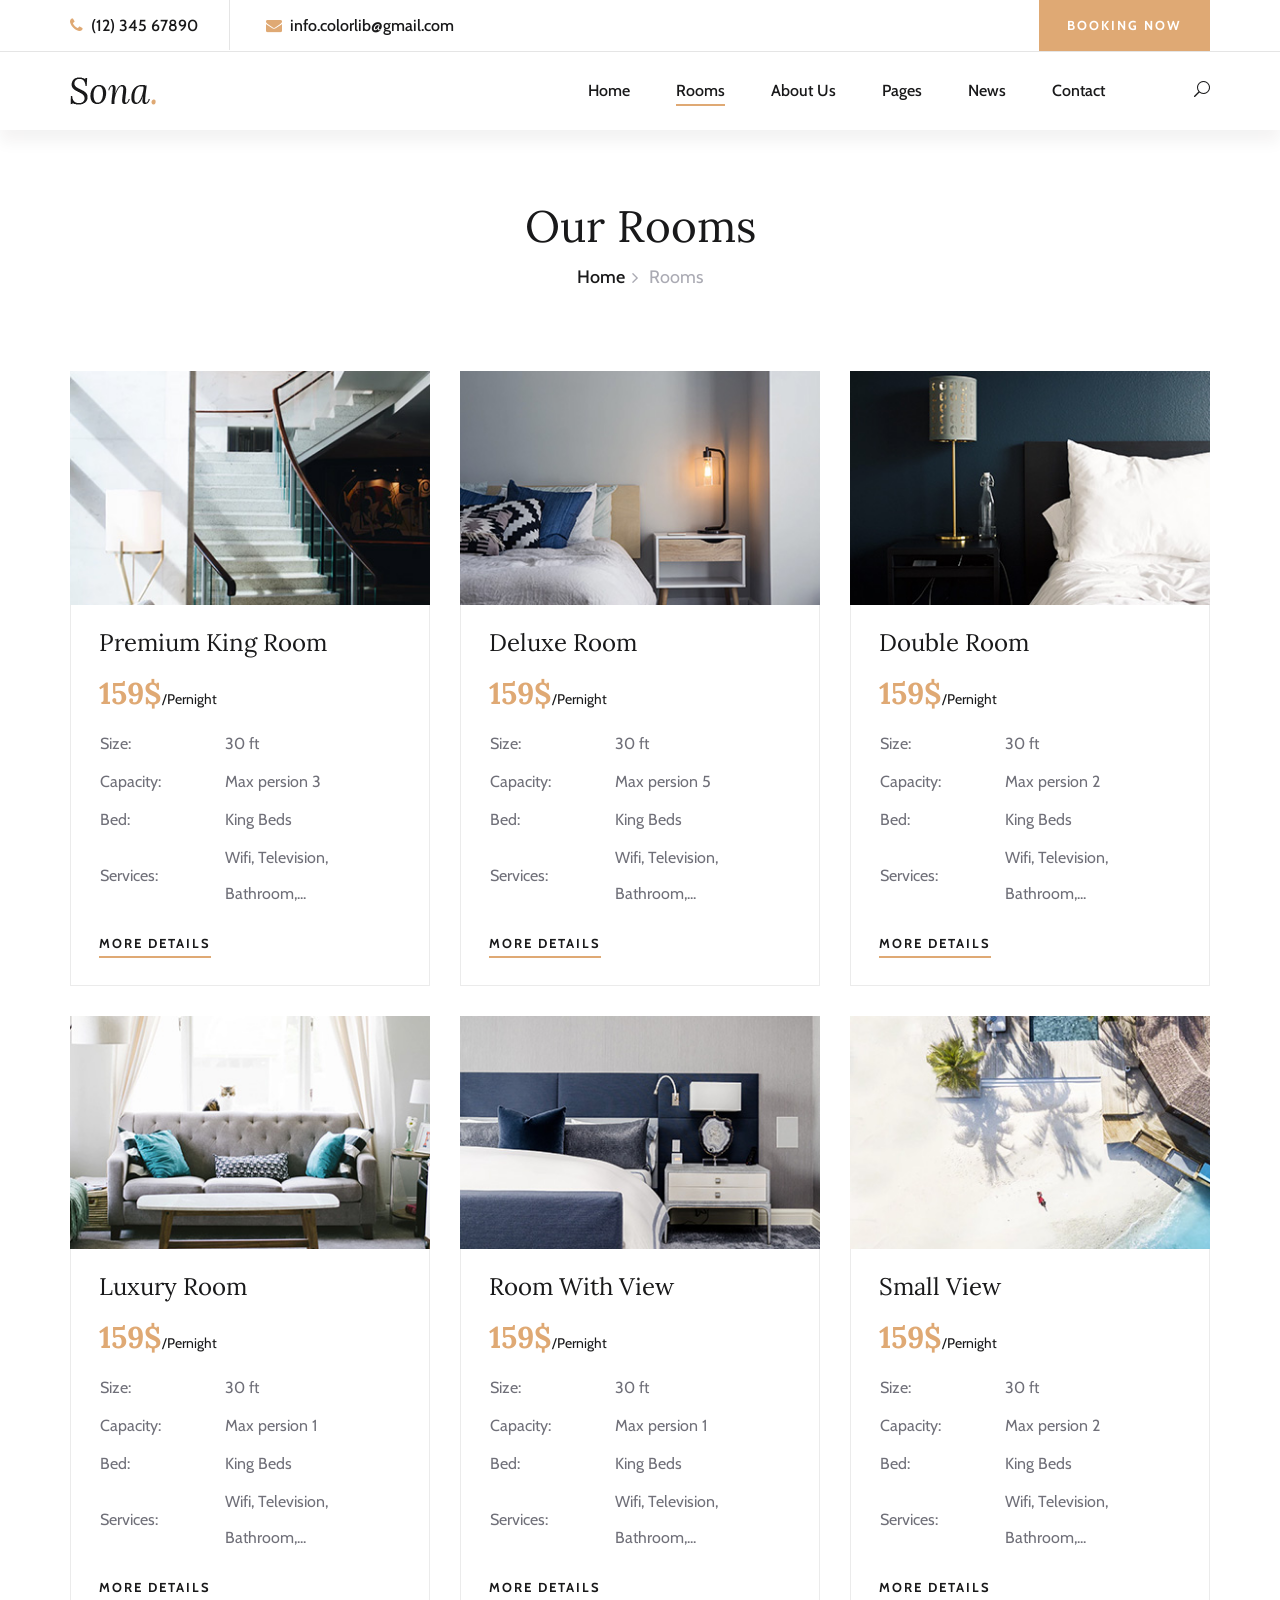
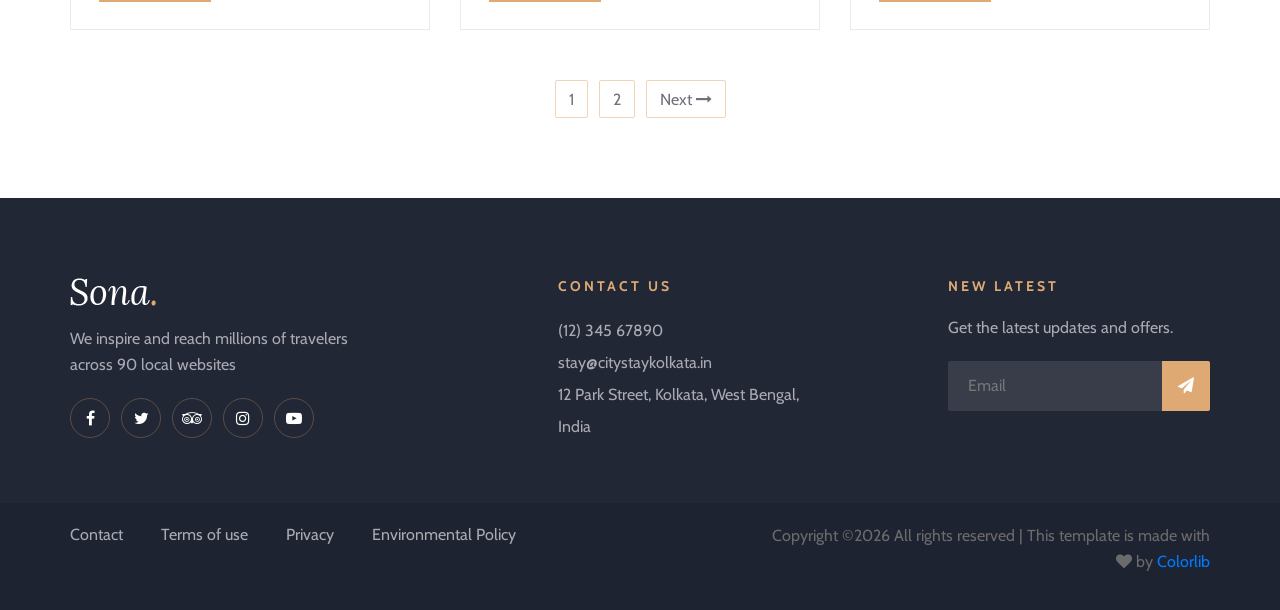
<file: rooms.html>
<!DOCTYPE html>
<html lang="zxx">

<head>
    <meta charset="UTF-8">
    <meta name="description" content="City stay hotel template">
    <meta name="keywords" content="hotel, West Bengal, stay, booking, heritage hotel">
    <meta name="viewport" content="width=device-width, initial-scale=1.0">
    <meta http-equiv="X-UA-Compatible" content="ie=edge">
    <title>City Stay | West Bengal Hotel</title>

    <!-- Google Font -->
    <link href="https://fonts.googleapis.com/css?family=Lora:400,700&display=swap" rel="stylesheet">
    <link href="https://fonts.googleapis.com/css?family=Cabin:400,500,600,700&display=swap" rel="stylesheet">

    <!-- Css Styles -->
    <link rel="stylesheet" href="css/bootstrap.min.css" type="text/css">
    <link rel="stylesheet" href="css/font-awesome.min.css" type="text/css">
    <link rel="stylesheet" href="css/elegant-icons.css" type="text/css">
    <link rel="stylesheet" href="css/flaticon.css" type="text/css">
    <link rel="stylesheet" href="css/owl.carousel.min.css" type="text/css">
    <link rel="stylesheet" href="css/nice-select.css" type="text/css">
    <link rel="stylesheet" href="css/jquery-ui.min.css" type="text/css">
    <link rel="stylesheet" href="css/magnific-popup.css" type="text/css">
    <link rel="stylesheet" href="css/slicknav.min.css" type="text/css">
    <link rel="stylesheet" href="css/style.css" type="text/css">
</head>

<body>
    <!-- Page Preloder -->
    <div id="preloder">
        <div class="loader"></div>
    </div>

    <!-- Offcanvas Menu Section Begin -->
    <div class="offcanvas-menu-overlay"></div>
    <div class="canvas-open">
        <i class="icon_menu"></i>
    </div>
    <div class="offcanvas-menu-wrapper">
        <div class="canvas-close">
            <i class="icon_close"></i>
        </div>
        <div class="search-icon search-switch">
            <i class="icon_search"></i>
        </div>
        <div class="header-configure-area">
            <a href="#" class="bk-btn">Book Now</a>
        </div>
        <nav class="mainmenu mobile-menu">
            <ul>
                <li class="active"><a href="./index.html">Home</a></li>
                <li><a href="./rooms.html">Rooms</a></li>
                <li><a href="./about-us.html">About Us</a></li>
                <li><a href="./pages.html">Pages</a>
                    <ul class="dropdown">
                        <li><a href="./room-details.html">Room Details</a></li>
                        <li><a href="./blog-details.html">Blog Details</a></li>
                        <li><a href="#">Family Room</a></li>
                        <li><a href="#">Premium Room</a></li>
                    </ul>
                </li>
                <li><a href="./blog.html">News</a></li>
                <li><a href="./contact.html">Contact</a></li>
            </ul>
        </nav>
        <div id="mobile-menu-wrap"></div>
        <ul class="top-widget">
            <li><i class="fa fa-phone"></i> (12) 345 67890</li>
            <li><i class="fa fa-envelope"></i> info.colorlib@gmail.com</li>
        </ul>
    </div>
    <!-- Offcanvas Menu Section End -->

    <!-- Header Section Begin -->
    <header class="header-section header-normal">
        <div class="top-nav">
            <div class="container">
                <div class="row">
                    <div class="col-lg-6">
                        <ul class="tn-left">
                            <li><i class="fa fa-phone"></i> (12) 345 67890</li>
                            <li><i class="fa fa-envelope"></i> info.colorlib@gmail.com</li>
                        </ul>
                    </div>
                    <div class="col-lg-6">
                        <div class="tn-right">
                            <a href="#" class="bk-btn">Booking Now</a>
                        </div>
                    </div>
                </div>
            </div>
        </div>
        <div class="menu-item">
            <div class="container">
                <div class="row">
                    <div class="col-lg-2">
                        <div class="logo">
                            <a href="./index.html">
                                <img src="img/logo.png" alt="">
                            </a>
                        </div>
                    </div>
                    <div class="col-lg-10">
                        <div class="nav-menu">
                            <nav class="mainmenu">
                                <ul>
                                    <li><a href="./index.html">Home</a></li>
                                    <li class="active"><a href="./rooms.html">Rooms</a></li>
                                    <li><a href="./about-us.html">About Us</a></li>
                                    <li><a href="./pages.html">Pages</a>
                                        <ul class="dropdown">
                                            <li><a href="./room-details.html">Room Details</a></li>
                                            <li><a href="./blog-details.html">Blog Details</a></li>
                                            <li><a href="#">Family Room</a></li>
                                            <li><a href="#">Premium Room</a></li>
                                        </ul>
                                    </li>
                                    <li><a href="./blog.html">News</a></li>
                                    <li><a href="./contact.html">Contact</a></li>
                                </ul>
                            </nav>
                            <div class="nav-right search-switch">
                                <i class="icon_search"></i>
                            </div>
                        </div>
                    </div>
                </div>
            </div>
        </div>
    </header>
    <!-- Header End -->

    <!-- Breadcrumb Section Begin -->
    <div class="breadcrumb-section">
        <div class="container">
            <div class="row">
                <div class="col-lg-12">
                    <div class="breadcrumb-text">
                        <h2>Our Rooms</h2>
                        <div class="bt-option">
                            <a href="./home.html">Home</a>
                            <span>Rooms</span>
                        </div>
                    </div>
                </div>
            </div>
        </div>
    </div>
    <!-- Breadcrumb Section End -->

    <!-- Rooms Section Begin -->
    <section class="rooms-section spad">
        <div class="container">
            <div class="row">
                <div class="col-lg-4 col-md-6">
                    <div class="room-item">
                        <img src="img/room/room-1.jpg" alt="Kolkata hotel room">
                        <div class="ri-text">
                            <h4>Premium King Room</h4>
                            <h3>159$<span>/Pernight</span></h3>
                            <table>
                                <tbody>
                                    <tr>
                                        <td class="r-o">Size:</td>
                                        <td>30 ft</td>
                                    </tr>
                                    <tr>
                                        <td class="r-o">Capacity:</td>
                                        <td>Max persion 3</td>
                                    </tr>
                                    <tr>
                                        <td class="r-o">Bed:</td>
                                        <td>King Beds</td>
                                    </tr>
                                    <tr>
                                        <td class="r-o">Services:</td>
                                        <td>Wifi, Television, Bathroom,...</td>
                                    </tr>
                                </tbody>
                            </table>
                            <a href="#" class="primary-btn">More Details</a>
                        </div>
                    </div>
                </div>
                <div class="col-lg-4 col-md-6">
                    <div class="room-item">
                        <img src="img/room/room-2.jpg" alt="Kolkata suite interior">
                        <div class="ri-text">
                            <h4>Deluxe Room</h4>
                            <h3>159$<span>/Pernight</span></h3>
                            <table>
                                <tbody>
                                    <tr>
                                        <td class="r-o">Size:</td>
                                        <td>30 ft</td>
                                    </tr>
                                    <tr>
                                        <td class="r-o">Capacity:</td>
                                        <td>Max persion 5</td>
                                    </tr>
                                    <tr>
                                        <td class="r-o">Bed:</td>
                                        <td>King Beds</td>
                                    </tr>
                                    <tr>
                                        <td class="r-o">Services:</td>
                                        <td>Wifi, Television, Bathroom,...</td>
                                    </tr>
                                </tbody>
                            </table>
                            <a href="#" class="primary-btn">More Details</a>
                        </div>
                    </div>
                </div>
                <div class="col-lg-4 col-md-6">
                    <div class="room-item">
                        <img src="img/room/room-3.jpg" alt="Luxury Kolkata bedroom">
                        <div class="ri-text">
                            <h4>Double Room</h4>
                            <h3>159$<span>/Pernight</span></h3>
                            <table>
                                <tbody>
                                    <tr>
                                        <td class="r-o">Size:</td>
                                        <td>30 ft</td>
                                    </tr>
                                    <tr>
                                        <td class="r-o">Capacity:</td>
                                        <td>Max persion 2</td>
                                    </tr>
                                    <tr>
                                        <td class="r-o">Bed:</td>
                                        <td>King Beds</td>
                                    </tr>
                                    <tr>
                                        <td class="r-o">Services:</td>
                                        <td>Wifi, Television, Bathroom,...</td>
                                    </tr>
                                </tbody>
                            </table>
                            <a href="#" class="primary-btn">More Details</a>
                        </div>
                    </div>
                </div>
                <div class="col-lg-4 col-md-6">
                    <div class="room-item">
                        <img src="img/room/room-4.jpg" alt="Kolkata city hotel room">
                        <div class="ri-text">
                            <h4>Luxury Room</h4>
                            <h3>159$<span>/Pernight</span></h3>
                            <table>
                                <tbody>
                                    <tr>
                                        <td class="r-o">Size:</td>
                                        <td>30 ft</td>
                                    </tr>
                                    <tr>
                                        <td class="r-o">Capacity:</td>
                                        <td>Max persion 1</td>
                                    </tr>
                                    <tr>
                                        <td class="r-o">Bed:</td>
                                        <td>King Beds</td>
                                    </tr>
                                    <tr>
                                        <td class="r-o">Services:</td>
                                        <td>Wifi, Television, Bathroom,...</td>
                                    </tr>
                                </tbody>
                            </table>
                            <a href="#" class="primary-btn">More Details</a>
                        </div>
                    </div>
                </div>
                <div class="col-lg-4 col-md-6">
                    <div class="room-item">
                        <img src="img/room/room-5.jpg" alt="Modern Kolkata accommodation">
                        <div class="ri-text">
                            <h4>Room With View</h4>
                            <h3>159$<span>/Pernight</span></h3>
                            <table>
                                <tbody>
                                    <tr>
                                        <td class="r-o">Size:</td>
                                        <td>30 ft</td>
                                    </tr>
                                    <tr>
                                        <td class="r-o">Capacity:</td>
                                        <td>Max persion 1</td>
                                    </tr>
                                    <tr>
                                        <td class="r-o">Bed:</td>
                                        <td>King Beds</td>
                                    </tr>
                                    <tr>
                                        <td class="r-o">Services:</td>
                                        <td>Wifi, Television, Bathroom,...</td>
                                    </tr>
                                </tbody>
                            </table>
                            <a href="#" class="primary-btn">More Details</a>
                        </div>
                    </div>
                </div>
                <div class="col-lg-4 col-md-6">
                    <div class="room-item">
                        <img src="img/room/room-6.jpg" alt="Premium Kolkata room">
                        <div class="ri-text">
                            <h4>Small View</h4>
                            <h3>159$<span>/Pernight</span></h3>
                            <table>
                                <tbody>
                                    <tr>
                                        <td class="r-o">Size:</td>
                                        <td>30 ft</td>
                                    </tr>
                                    <tr>
                                        <td class="r-o">Capacity:</td>
                                        <td>Max persion 2</td>
                                    </tr>
                                    <tr>
                                        <td class="r-o">Bed:</td>
                                        <td>King Beds</td>
                                    </tr>
                                    <tr>
                                        <td class="r-o">Services:</td>
                                        <td>Wifi, Television, Bathroom,...</td>
                                    </tr>
                                </tbody>
                            </table>
                            <a href="#" class="primary-btn">More Details</a>
                        </div>
                    </div>
                </div>
                <div class="col-lg-12">
                    <div class="room-pagination">
                        <a href="#">1</a>
                        <a href="#">2</a>
                        <a href="#">Next <i class="fa fa-long-arrow-right"></i></a>
                    </div>
                </div>
            </div>
        </div>
    </section>
    <!-- Rooms Section End -->

    <!-- Footer Section Begin -->
    <footer class="footer-section">
        <div class="container">
            <div class="footer-text">
                <div class="row">
                    <div class="col-lg-4">
                        <div class="ft-about">
                            <div class="logo">
                                <a href="#">
                                    <img src="img/footer-logo.png" alt="">
                                </a>
                            </div>
                            <p>We inspire and reach millions of travelers<br /> across 90 local websites</p>
                            <div class="fa-social">
                                <a href="#"><i class="fa fa-facebook"></i></a>
                                <a href="#"><i class="fa fa-twitter"></i></a>
                                <a href="#"><i class="fa fa-tripadvisor"></i></a>
                                <a href="#"><i class="fa fa-instagram"></i></a>
                                <a href="#"><i class="fa fa-youtube-play"></i></a>
                            </div>
                        </div>
                    </div>
                    <div class="col-lg-3 offset-lg-1">
                        <div class="ft-contact">
                            <h6>Contact Us</h6>
                            <ul>
                                <li>(12) 345 67890</li>
                                <li>stay@citystaykolkata.in</li>
                                <li>12 Park Street, Kolkata, West Bengal, India</li>
                            </ul>
                        </div>
                    </div>
                    <div class="col-lg-3 offset-lg-1">
                        <div class="ft-newslatter">
                            <h6>New latest</h6>
                            <p>Get the latest updates and offers.</p>
                            <form action="#" class="fn-form">
                                <input type="text" placeholder="Email">
                                <button type="submit"><i class="fa fa-send"></i></button>
                            </form>
                        </div>
                    </div>
                </div>
            </div>
        </div>
        <div class="copyright-option">
            <div class="container">
                <div class="row">
                    <div class="col-lg-7">
                        <ul>
                            <li><a href="#">Contact</a></li>
                            <li><a href="#">Terms of use</a></li>
                            <li><a href="#">Privacy</a></li>
                            <li><a href="#">Environmental Policy</a></li>
                        </ul>
                    </div>
                    <div class="col-lg-5">
                        <div class="co-text"><p><!-- Link back to Colorlib can't be removed. Template is licensed under CC BY 3.0. -->
  Copyright &copy;<script>document.write(new Date().getFullYear());</script> All rights reserved | This template is made with <i class="fa fa-heart" aria-hidden="true"></i> by <a href="https://colorlib.com" target="_blank">Colorlib</a>
  <!-- Link back to Colorlib can't be removed. Template is licensed under CC BY 3.0. --></p></div>
                    </div>
                </div>
            </div>
        </div>
    </footer>
    <!-- Footer Section End -->

    <!-- Search model Begin -->
    <div class="search-model">
        <div class="h-100 d-flex align-items-center justify-content-center">
            <div class="search-close-switch"><i class="icon_close"></i></div>
            <form class="search-model-form">
                <input type="text" id="search-input" placeholder="Search here.....">
            </form>
        </div>
    </div>
    <!-- Search model end -->

    <!-- Js Plugins -->
    <script src="js/jquery-3.3.1.min.js"></script>
    <script src="js/bootstrap.min.js"></script>
    <script src="js/jquery.magnific-popup.min.js"></script>
    <script src="js/jquery.nice-select.min.js"></script>
    <script src="js/jquery-ui.min.js"></script>
    <script src="js/jquery.slicknav.js"></script>
    <script src="js/owl.carousel.min.js"></script>
    <script src="js/main.js"></script>
</body>

</html>
</file>
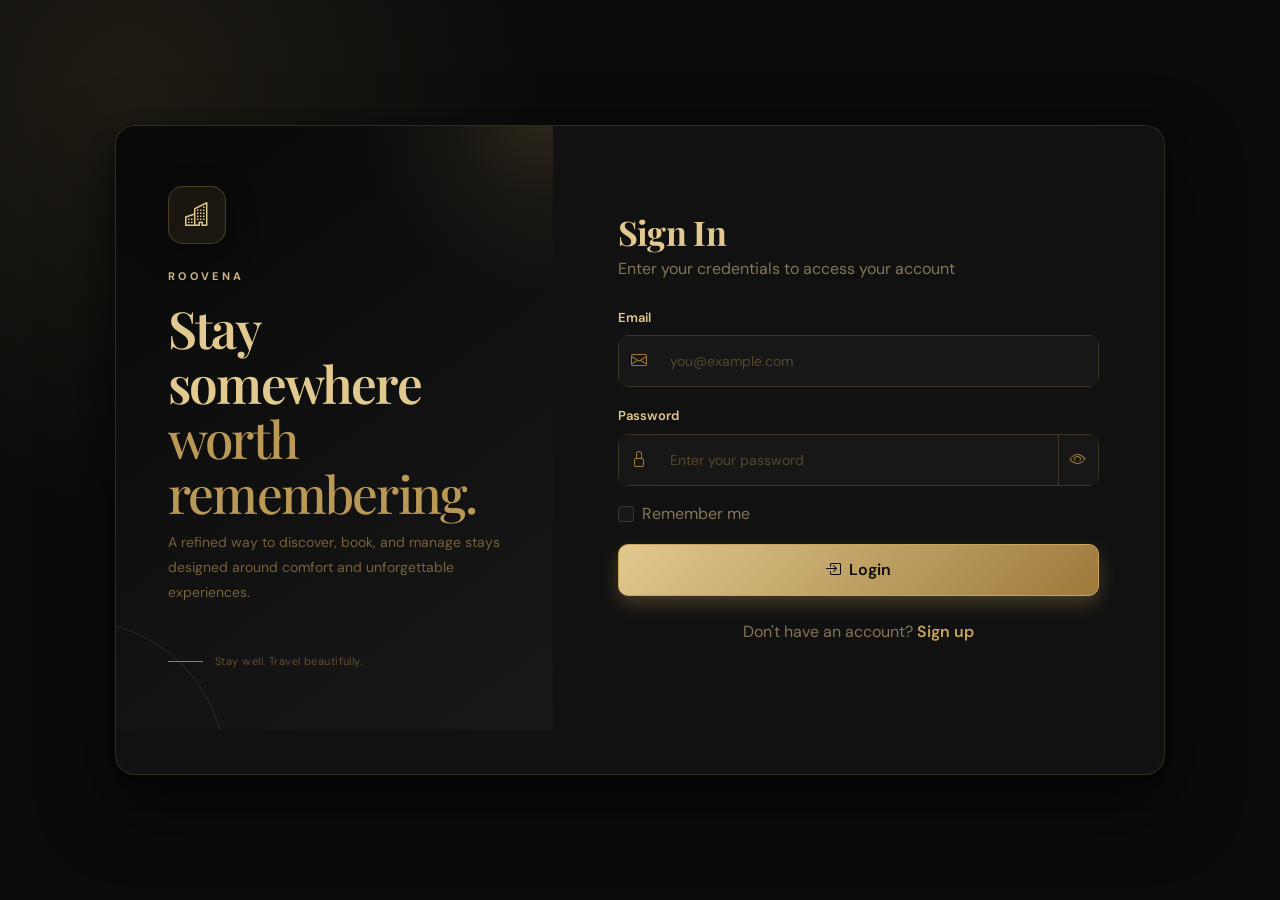
<file: admin/login.html>
<!DOCTYPE html>

<html lang="en">

<head>
    <meta charset="UTF-8">
    <meta name="viewport" content="width=device-width, initial-scale=1.0">


<title>Login</title>

<link rel="stylesheet"
      href="https://cdn.jsdelivr.net/npm/bootstrap@5.3.3/dist/css/bootstrap.min.css">

<link rel="stylesheet"
      href="https://cdn.jsdelivr.net/npm/bootstrap-icons@1.11.3/font/bootstrap-icons.min.css">

<link rel="stylesheet"
      href="./login.css">


</head>

<body>

<div class="container-fluid d-flex align-items-center justify-content-center min-vh-100 py-4 px-3">


<div class="auth-card">

    <div class="row g-0">

        <!-- Brand Panel -->
       <!-- Brand Panel -->

<div class="col-lg-5 d-none d-lg-flex brand-panel flex-column justify-content-center">


<div class="brand-content">

    <div class="brand-icon-badge mb-4">
        <i class="bi bi-buildings"></i>
    </div>

    <p class="brand-eyebrow">ROOVENA</p>

    <h1 class="brand-title">
        Stay somewhere<br>
        <span>worth remembering.</span>
    </h1>

    <p class="brand-description">
        A refined way to discover, book, and manage stays
        designed around comfort and unforgettable experiences.
    </p>

    <div class="brand-footer">
        <span class="brand-line"></span>
        <span>Stay well. Travel beautifully.</span>
    </div>

</div>


</div>

        <!-- Login Form -->
        <div class="col-lg-7">

            <div class="form-panel">

                <h2 class="h3 fw-bold mb-1">Sign In</h2>

                <p class="text-muted mb-4">
                    Enter your credentials to access your account
                </p>

                <form id="loginForm"
                      action="${pageContext.request.contextPath}/UserLogin"
                      method="POST">

                    <!-- Email -->
                    <div class="mb-3">

                        <label for="email" class="form-label fw-semibold">
                            Email
                        </label>

                        <div class="input-group icon-input">

                            <span class="input-group-text">
                                <i class="bi bi-envelope"></i>
                            </span>

                            <input type="email"
                                   id="email"
                                   name="email"
                                   class="form-control"
                                   placeholder="you@example.com"
                                   required
                                   autocomplete="email">

                        </div>

                    </div>

                    <!-- Password -->
                    <div class="mb-2">

                        <label for="password" class="form-label fw-semibold">
                            Password
                        </label>

                        <div class="input-group icon-input">

                            <span class="input-group-text">
                                <i class="bi bi-lock"></i>
                            </span>

                            <input type="password"
                                   id="password"
                                   name="password"
                                   class="form-control"
                                   placeholder="Enter your password"
                                   required
                                   autocomplete="current-password">

                            <span class="input-group-text toggle-password"
                                  data-target="#password"
                                  role="button"
                                  aria-label="Show password">

                                <i class="bi bi-eye"></i>

                            </span>

                        </div>

                    </div>

                    <!-- Remember Me -->
                    <div class="d-flex justify-content-between align-items-center my-3">

                        <div class="form-check">

                            <input type="checkbox"
                                   class="form-check-input"
                                   id="remember"
                                   name="remember">

                            <label class="form-check-label text-muted"
                                   for="remember">
                                Remember me
                            </label>

                        </div>

                    </div>

                    <!-- Login Button -->
                    <button type="submit" class="btn btn-gradient w-100">

                        <i class="bi bi-box-arrow-in-right me-1"></i>
                        Login

                    </button>

                </form>

                <!-- Registration -->
                <div class="text-center text-muted mt-4">

                    Don't have an account?

                    <a href="register.jsp"
                       class="link-primary-custom">
                        Sign up
                    </a>

                </div>

            </div>

        </div>

    </div>

</div>


</div>

<script src="https://cdn.jsdelivr.net/npm/bootstrap@5.3.3/dist/js/bootstrap.bundle.min.js"></script>

<script>
    document.querySelectorAll('.toggle-password').forEach(function (button) {

        button.addEventListener('click', function () {

            const input = document.querySelector(this.dataset.target);
            const icon = this.querySelector('i');

            if (input.type === 'password') {
                input.type = 'text';
                icon.classList.replace('bi-eye', 'bi-eye-slash');
                this.setAttribute('aria-label', 'Hide password');
            } else {
                input.type = 'password';
                icon.classList.replace('bi-eye-slash', 'bi-eye');
                this.setAttribute('aria-label', 'Show password');
            }

        });

    });
</script>

</body>
</html>
</file>
<file: css/elegant-icons.css>
@font-face {
	font-family: 'ElegantIcons';
	src:url('../fonts/ElegantIcons.eot');
	src:url('../fonts/ElegantIcons.eot?#iefix') format('embedded-opentype'),
		url('../fonts/ElegantIcons.woff') format('woff'),
		url('../fonts/ElegantIcons.ttf') format('truetype'),
		url('../fonts/ElegantIcons.svg#ElegantIcons') format('svg');
	font-weight: normal;
	font-style: normal;
}

/* Use the following CSS code if you want to use data attributes for inserting your icons */
[data-icon]:before {
	font-family: 'ElegantIcons';
	content: attr(data-icon);
	speak: none;
	font-weight: normal;
	font-variant: normal;
	text-transform: none;
	line-height: 1;
	-webkit-font-smoothing: antialiased;
	-moz-osx-font-smoothing: grayscale;
}

/* Use the following CSS code if you want to have a class per icon */
/*
Instead of a list of all class selectors,
you can use the generic selector below, but it's slower:
[class*="your-class-prefix"] {
*/
.arrow_up, .arrow_down, .arrow_left, .arrow_right, .arrow_left-up, .arrow_right-up, .arrow_right-down, .arrow_left-down, .arrow-up-down, .arrow_up-down_alt, .arrow_left-right_alt, .arrow_left-right, .arrow_expand_alt2, .arrow_expand_alt, .arrow_condense, .arrow_expand, .arrow_move, .arrow_carrot-up, .arrow_carrot-down, .arrow_carrot-left, .arrow_carrot-right, .arrow_carrot-2up, .arrow_carrot-2down, .arrow_carrot-2left, .arrow_carrot-2right, .arrow_carrot-up_alt2, .arrow_carrot-down_alt2, .arrow_carrot-left_alt2, .arrow_carrot-right_alt2, .arrow_carrot-2up_alt2, .arrow_carrot-2down_alt2, .arrow_carrot-2left_alt2, .arrow_carrot-2right_alt2, .arrow_triangle-up, .arrow_triangle-down, .arrow_triangle-left, .arrow_triangle-right, .arrow_triangle-up_alt2, .arrow_triangle-down_alt2, .arrow_triangle-left_alt2, .arrow_triangle-right_alt2, .arrow_back, .icon_minus-06, .icon_plus, .icon_close, .icon_check, .icon_minus_alt2, .icon_plus_alt2, .icon_close_alt2, .icon_check_alt2, .icon_zoom-out_alt, .icon_zoom-in_alt, .icon_search, .icon_box-empty, .icon_box-selected, .icon_minus-box, .icon_plus-box, .icon_box-checked, .icon_circle-empty, .icon_circle-slelected, .icon_stop_alt2, .icon_stop, .icon_pause_alt2, .icon_pause, .icon_menu, .icon_menu-square_alt2, .icon_menu-circle_alt2, .icon_ul, .icon_ol, .icon_adjust-horiz, .icon_adjust-vert, .icon_document_alt, .icon_documents_alt, .icon_pencil, .icon_pencil-edit_alt, .icon_pencil-edit, .icon_folder-alt, .icon_folder-open_alt, .icon_folder-add_alt, .icon_info_alt, .icon_error-oct_alt, .icon_error-circle_alt, .icon_error-triangle_alt, .icon_question_alt2, .icon_question, .icon_comment_alt, .icon_chat_alt, .icon_vol-mute_alt, .icon_volume-low_alt, .icon_volume-high_alt, .icon_quotations, .icon_quotations_alt2, .icon_clock_alt, .icon_lock_alt, .icon_lock-open_alt, .icon_key_alt, .icon_cloud_alt, .icon_cloud-upload_alt, .icon_cloud-download_alt, .icon_image, .icon_images, .icon_lightbulb_alt, .icon_gift_alt, .icon_house_alt, .icon_genius, .icon_mobile, .icon_tablet, .icon_laptop, .icon_desktop, .icon_camera_alt, .icon_mail_alt, .icon_cone_alt, .icon_ribbon_alt, .icon_bag_alt, .icon_creditcard, .icon_cart_alt, .icon_paperclip, .icon_tag_alt, .icon_tags_alt, .icon_trash_alt, .icon_cursor_alt, .icon_mic_alt, .icon_compass_alt, .icon_pin_alt, .icon_pushpin_alt, .icon_map_alt, .icon_drawer_alt, .icon_toolbox_alt, .icon_book_alt, .icon_calendar, .icon_film, .icon_table, .icon_contacts_alt, .icon_headphones, .icon_lifesaver, .icon_piechart, .icon_refresh, .icon_link_alt, .icon_link, .icon_loading, .icon_blocked, .icon_archive_alt, .icon_heart_alt, .icon_star_alt, .icon_star-half_alt, .icon_star, .icon_star-half, .icon_tools, .icon_tool, .icon_cog, .icon_cogs, .arrow_up_alt, .arrow_down_alt, .arrow_left_alt, .arrow_right_alt, .arrow_left-up_alt, .arrow_right-up_alt, .arrow_right-down_alt, .arrow_left-down_alt, .arrow_condense_alt, .arrow_expand_alt3, .arrow_carrot_up_alt, .arrow_carrot-down_alt, .arrow_carrot-left_alt, .arrow_carrot-right_alt, .arrow_carrot-2up_alt, .arrow_carrot-2dwnn_alt, .arrow_carrot-2left_alt, .arrow_carrot-2right_alt, .arrow_triangle-up_alt, .arrow_triangle-down_alt, .arrow_triangle-left_alt, .arrow_triangle-right_alt, .icon_minus_alt, .icon_plus_alt, .icon_close_alt, .icon_check_alt, .icon_zoom-out, .icon_zoom-in, .icon_stop_alt, .icon_menu-square_alt, .icon_menu-circle_alt, .icon_document, .icon_documents, .icon_pencil_alt, .icon_folder, .icon_folder-open, .icon_folder-add, .icon_folder_upload, .icon_folder_download, .icon_info, .icon_error-circle, .icon_error-oct, .icon_error-triangle, .icon_question_alt, .icon_comment, .icon_chat, .icon_vol-mute, .icon_volume-low, .icon_volume-high, .icon_quotations_alt, .icon_clock, .icon_lock, .icon_lock-open, .icon_key, .icon_cloud, .icon_cloud-upload, .icon_cloud-download, .icon_lightbulb, .icon_gift, .icon_house, .icon_camera, .icon_mail, .icon_cone, .icon_ribbon, .icon_bag, .icon_cart, .icon_tag, .icon_tags, .icon_trash, .icon_cursor, .icon_mic, .icon_compass, .icon_pin, .icon_pushpin, .icon_map, .icon_drawer, .icon_toolbox, .icon_book, .icon_contacts, .icon_archive, .icon_heart, .icon_profile, .icon_group, .icon_grid-2x2, .icon_grid-3x3, .icon_music, .icon_pause_alt, .icon_phone, .icon_upload, .icon_download, .social_facebook, .social_twitter, .social_pinterest, .social_googleplus, .social_tumblr, .social_tumbleupon, .social_wordpress, .social_instagram, .social_dribbble, .social_vimeo, .social_linkedin, .social_rss, .social_deviantart, .social_share, .social_myspace, .social_skype, .social_youtube, .social_picassa, .social_googledrive, .social_flickr, .social_blogger, .social_spotify, .social_delicious, .social_facebook_circle, .social_twitter_circle, .social_pinterest_circle, .social_googleplus_circle, .social_tumblr_circle, .social_stumbleupon_circle, .social_wordpress_circle, .social_instagram_circle, .social_dribbble_circle, .social_vimeo_circle, .social_linkedin_circle, .social_rss_circle, .social_deviantart_circle, .social_share_circle, .social_myspace_circle, .social_skype_circle, .social_youtube_circle, .social_picassa_circle, .social_googledrive_alt2, .social_flickr_circle, .social_blogger_circle, .social_spotify_circle, .social_delicious_circle, .social_facebook_square, .social_twitter_square, .social_pinterest_square, .social_googleplus_square, .social_tumblr_square, .social_stumbleupon_square, .social_wordpress_square, .social_instagram_square, .social_dribbble_square, .social_vimeo_square, .social_linkedin_square, .social_rss_square, .social_deviantart_square, .social_share_square, .social_myspace_square, .social_skype_square, .social_youtube_square, .social_picassa_square, .social_googledrive_square, .social_flickr_square, .social_blogger_square, .social_spotify_square, .social_delicious_square, .icon_printer, .icon_calulator, .icon_building, .icon_floppy, .icon_drive, .icon_search-2, .icon_id, .icon_id-2, .icon_puzzle, .icon_like, .icon_dislike, .icon_mug, .icon_currency, .icon_wallet, .icon_pens, .icon_easel, .icon_flowchart, .icon_datareport, .icon_briefcase, .icon_shield, .icon_percent, .icon_globe, .icon_globe-2, .icon_target, .icon_hourglass, .icon_balance, .icon_rook, .icon_printer-alt, .icon_calculator_alt, .icon_building_alt, .icon_floppy_alt, .icon_drive_alt, .icon_search_alt, .icon_id_alt, .icon_id-2_alt, .icon_puzzle_alt, .icon_like_alt, .icon_dislike_alt, .icon_mug_alt, .icon_currency_alt, .icon_wallet_alt, .icon_pens_alt, .icon_easel_alt, .icon_flowchart_alt, .icon_datareport_alt, .icon_briefcase_alt, .icon_shield_alt, .icon_percent_alt, .icon_globe_alt, .icon_clipboard {
	font-family: 'ElegantIcons';
	speak: none;
	font-style: normal;
	font-weight: normal;
	font-variant: normal;
	text-transform: none;
	line-height: 1;
	-webkit-font-smoothing: antialiased;
}
.arrow_up:before {
	content: "\21";
}
.arrow_down:before {
	content: "\22";
}
.arrow_left:before {
	content: "\23";
}
.arrow_right:before {
	content: "\24";
}
.arrow_left-up:before {
	content: "\25";
}
.arrow_right-up:before {
	content: "\26";
}
.arrow_right-down:before {
	content: "\27";
}
.arrow_left-down:before {
	content: "\28";
}
.arrow-up-down:before {
	content: "\29";
}
.arrow_up-down_alt:before {
	content: "\2a";
}
.arrow_left-right_alt:before {
	content: "\2b";
}
.arrow_left-right:before {
	content: "\2c";
}
.arrow_expand_alt2:before {
	content: "\2d";
}
.arrow_expand_alt:before {
	content: "\2e";
}
.arrow_condense:before {
	content: "\2f";
}
.arrow_expand:before {
	content: "\30";
}
.arrow_move:before {
	content: "\31";
}
.arrow_carrot-up:before {
	content: "\32";
}
.arrow_carrot-down:before {
	content: "\33";
}
.arrow_carrot-left:before {
	content: "\34";
}
.arrow_carrot-right:before {
	content: "\35";
}
.arrow_carrot-2up:before {
	content: "\36";
}
.arrow_carrot-2down:before {
	content: "\37";
}
.arrow_carrot-2left:before {
	content: "\38";
}
.arrow_carrot-2right:before {
	content: "\39";
}
.arrow_carrot-up_alt2:before {
	content: "\3a";
}
.arrow_carrot-down_alt2:before {
	content: "\3b";
}
.arrow_carrot-left_alt2:before {
	content: "\3c";
}
.arrow_carrot-right_alt2:before {
	content: "\3d";
}
.arrow_carrot-2up_alt2:before {
	content: "\3e";
}
.arrow_carrot-2down_alt2:before {
	content: "\3f";
}
.arrow_carrot-2left_alt2:before {
	content: "\40";
}
.arrow_carrot-2right_alt2:before {
	content: "\41";
}
.arrow_triangle-up:before {
	content: "\42";
}
.arrow_triangle-down:before {
	content: "\43";
}
.arrow_triangle-left:before {
	content: "\44";
}
.arrow_triangle-right:before {
	content: "\45";
}
.arrow_triangle-up_alt2:before {
	content: "\46";
}
.arrow_triangle-down_alt2:before {
	content: "\47";
}
.arrow_triangle-left_alt2:before {
	content: "\48";
}
.arrow_triangle-right_alt2:before {
	content: "\49";
}
.arrow_back:before {
	content: "\4a";
}
.icon_minus-06:before {
	content: "\4b";
}
.icon_plus:before {
	content: "\4c";
}
.icon_close:before {
	content: "\4d";
}
.icon_check:before {
	content: "\4e";
}
.icon_minus_alt2:before {
	content: "\4f";
}
.icon_plus_alt2:before {
	content: "\50";
}
.icon_close_alt2:before {
	content: "\51";
}
.icon_check_alt2:before {
	content: "\52";
}
.icon_zoom-out_alt:before {
	content: "\53";
}
.icon_zoom-in_alt:before {
	content: "\54";
}
.icon_search:before {
	content: "\55";
}
.icon_box-empty:before {
	content: "\56";
}
.icon_box-selected:before {
	content: "\57";
}
.icon_minus-box:before {
	content: "\58";
}
.icon_plus-box:before {
	content: "\59";
}
.icon_box-checked:before {
	content: "\5a";
}
.icon_circle-empty:before {
	content: "\5b";
}
.icon_circle-slelected:before {
	content: "\5c";
}
.icon_stop_alt2:before {
	content: "\5d";
}
.icon_stop:before {
	content: "\5e";
}
.icon_pause_alt2:before {
	content: "\5f";
}
.icon_pause:before {
	content: "\60";
}
.icon_menu:before {
	content: "\61";
}
.icon_menu-square_alt2:before {
	content: "\62";
}
.icon_menu-circle_alt2:before {
	content: "\63";
}
.icon_ul:before {
	content: "\64";
}
.icon_ol:before {
	content: "\65";
}
.icon_adjust-horiz:before {
	content: "\66";
}
.icon_adjust-vert:before {
	content: "\67";
}
.icon_document_alt:before {
	content: "\68";
}
.icon_documents_alt:before {
	content: "\69";
}
.icon_pencil:before {
	content: "\6a";
}
.icon_pencil-edit_alt:before {
	content: "\6b";
}
.icon_pencil-edit:before {
	content: "\6c";
}
.icon_folder-alt:before {
	content: "\6d";
}
.icon_folder-open_alt:before {
	content: "\6e";
}
.icon_folder-add_alt:before {
	content: "\6f";
}
.icon_info_alt:before {
	content: "\70";
}
.icon_error-oct_alt:before {
	content: "\71";
}
.icon_error-circle_alt:before {
	content: "\72";
}
.icon_error-triangle_alt:before {
	content: "\73";
}
.icon_question_alt2:before {
	content: "\74";
}
.icon_question:before {
	content: "\75";
}
.icon_comment_alt:before {
	content: "\76";
}
.icon_chat_alt:before {
	content: "\77";
}
.icon_vol-mute_alt:before {
	content: "\78";
}
.icon_volume-low_alt:before {
	content: "\79";
}
.icon_volume-high_alt:before {
	content: "\7a";
}
.icon_quotations:before {
	content: "\7b";
}
.icon_quotations_alt2:before {
	content: "\7c";
}
.icon_clock_alt:before {
	content: "\7d";
}
.icon_lock_alt:before {
	content: "\7e";
}
.icon_lock-open_alt:before {
	content: "\e000";
}
.icon_key_alt:before {
	content: "\e001";
}
.icon_cloud_alt:before {
	content: "\e002";
}
.icon_cloud-upload_alt:before {
	content: "\e003";
}
.icon_cloud-download_alt:before {
	content: "\e004";
}
.icon_image:before {
	content: "\e005";
}
.icon_images:before {
	content: "\e006";
}
.icon_lightbulb_alt:before {
	content: "\e007";
}
.icon_gift_alt:before {
	content: "\e008";
}
.icon_house_alt:before {
	content: "\e009";
}
.icon_genius:before {
	content: "\e00a";
}
.icon_mobile:before {
	content: "\e00b";
}
.icon_tablet:before {
	content: "\e00c";
}
.icon_laptop:before {
	content: "\e00d";
}
.icon_desktop:before {
	content: "\e00e";
}
.icon_camera_alt:before {
	content: "\e00f";
}
.icon_mail_alt:before {
	content: "\e010";
}
.icon_cone_alt:before {
	content: "\e011";
}
.icon_ribbon_alt:before {
	content: "\e012";
}
.icon_bag_alt:before {
	content: "\e013";
}
.icon_creditcard:before {
	content: "\e014";
}
.icon_cart_alt:before {
	content: "\e015";
}
.icon_paperclip:before {
	content: "\e016";
}
.icon_tag_alt:before {
	content: "\e017";
}
.icon_tags_alt:before {
	content: "\e018";
}
.icon_trash_alt:before {
	content: "\e019";
}
.icon_cursor_alt:before {
	content: "\e01a";
}
.icon_mic_alt:before {
	content: "\e01b";
}
.icon_compass_alt:before {
	content: "\e01c";
}
.icon_pin_alt:before {
	content: "\e01d";
}
.icon_pushpin_alt:before {
	content: "\e01e";
}
.icon_map_alt:before {
	content: "\e01f";
}
.icon_drawer_alt:before {
	content: "\e020";
}
.icon_toolbox_alt:before {
	content: "\e021";
}
.icon_book_alt:before {
	content: "\e022";
}
.icon_calendar:before {
	content: "\e023";
}
.icon_film:before {
	content: "\e024";
}
.icon_table:before {
	content: "\e025";
}
.icon_contacts_alt:before {
	content: "\e026";
}
.icon_headphones:before {
	content: "\e027";
}
.icon_lifesaver:before {
	content: "\e028";
}
.icon_piechart:before {
	content: "\e029";
}
.icon_refresh:before {
	content: "\e02a";
}
.icon_link_alt:before {
	content: "\e02b";
}
.icon_link:before {
	content: "\e02c";
}
.icon_loading:before {
	content: "\e02d";
}
.icon_blocked:before {
	content: "\e02e";
}
.icon_archive_alt:before {
	content: "\e02f";
}
.icon_heart_alt:before {
	content: "\e030";
}
.icon_star_alt:before {
	content: "\e031";
}
.icon_star-half_alt:before {
	content: "\e032";
}
.icon_star:before {
	content: "\e033";
}
.icon_star-half:before {
	content: "\e034";
}
.icon_tools:before {
	content: "\e035";
}
.icon_tool:before {
	content: "\e036";
}
.icon_cog:before {
	content: "\e037";
}
.icon_cogs:before {
	content: "\e038";
}
.arrow_up_alt:before {
	content: "\e039";
}
.arrow_down_alt:before {
	content: "\e03a";
}
.arrow_left_alt:before {
	content: "\e03b";
}
.arrow_right_alt:before {
	content: "\e03c";
}
.arrow_left-up_alt:before {
	content: "\e03d";
}
.arrow_right-up_alt:before {
	content: "\e03e";
}
.arrow_right-down_alt:before {
	content: "\e03f";
}
.arrow_left-down_alt:before {
	content: "\e040";
}
.arrow_condense_alt:before {
	content: "\e041";
}
.arrow_expand_alt3:before {
	content: "\e042";
}
.arrow_carrot_up_alt:before {
	content: "\e043";
}
.arrow_carrot-down_alt:before {
	content: "\e044";
}
.arrow_carrot-left_alt:before {
	content: "\e045";
}
.arrow_carrot-right_alt:before {
	content: "\e046";
}
.arrow_carrot-2up_alt:before {
	content: "\e047";
}
.arrow_carrot-2dwnn_alt:before {
	content: "\e048";
}
.arrow_carrot-2left_alt:before {
	content: "\e049";
}
.arrow_carrot-2right_alt:before {
	content: "\e04a";
}
.arrow_triangle-up_alt:before {
	content: "\e04b";
}
.arrow_triangle-down_alt:before {
	content: "\e04c";
}
.arrow_triangle-left_alt:before {
	content: "\e04d";
}
.arrow_triangle-right_alt:before {
	content: "\e04e";
}
.icon_minus_alt:before {
	content: "\e04f";
}
.icon_plus_alt:before {
	content: "\e050";
}
.icon_close_alt:before {
	content: "\e051";
}
.icon_check_alt:before {
	content: "\e052";
}
.icon_zoom-out:before {
	content: "\e053";
}
.icon_zoom-in:before {
	content: "\e054";
}
.icon_stop_alt:before {
	content: "\e055";
}
.icon_menu-square_alt:before {
	content: "\e056";
}
.icon_menu-circle_alt:before {
	content: "\e057";
}
.icon_document:before {
	content: "\e058";
}
.icon_documents:before {
	content: "\e059";
}
.icon_pencil_alt:before {
	content: "\e05a";
}
.icon_folder:before {
	content: "\e05b";
}
.icon_folder-open:before {
	content: "\e05c";
}
.icon_folder-add:before {
	content: "\e05d";
}
.icon_folder_upload:before {
	content: "\e05e";
}
.icon_folder_download:before {
	content: "\e05f";
}
.icon_info:before {
	content: "\e060";
}
.icon_error-circle:before {
	content: "\e061";
}
.icon_error-oct:before {
	content: "\e062";
}
.icon_error-triangle:before {
	content: "\e063";
}
.icon_question_alt:before {
	content: "\e064";
}
.icon_comment:before {
	content: "\e065";
}
.icon_chat:before {
	content: "\e066";
}
.icon_vol-mute:before {
	content: "\e067";
}
.icon_volume-low:before {
	content: "\e068";
}
.icon_volume-high:before {
	content: "\e069";
}
.icon_quotations_alt:before {
	content: "\e06a";
}
.icon_clock:before {
	content: "\e06b";
}
.icon_lock:before {
	content: "\e06c";
}
.icon_lock-open:before {
	content: "\e06d";
}
.icon_key:before {
	content: "\e06e";
}
.icon_cloud:before {
	content: "\e06f";
}
.icon_cloud-upload:before {
	content: "\e070";
}
.icon_cloud-download:before {
	content: "\e071";
}
.icon_lightbulb:before {
	content: "\e072";
}
.icon_gift:before {
	content: "\e073";
}
.icon_house:before {
	content: "\e074";
}
.icon_camera:before {
	content: "\e075";
}
.icon_mail:before {
	content: "\e076";
}
.icon_cone:before {
	content: "\e077";
}
.icon_ribbon:before {
	content: "\e078";
}
.icon_bag:before {
	content: "\e079";
}
.icon_cart:before {
	content: "\e07a";
}
.icon_tag:before {
	content: "\e07b";
}
.icon_tags:before {
	content: "\e07c";
}
.icon_trash:before {
	content: "\e07d";
}
.icon_cursor:before {
	content: "\e07e";
}
.icon_mic:before {
	content: "\e07f";
}
.icon_compass:before {
	content: "\e080";
}
.icon_pin:before {
	content: "\e081";
}
.icon_pushpin:before {
	content: "\e082";
}
.icon_map:before {
	content: "\e083";
}
.icon_drawer:before {
	content: "\e084";
}
.icon_toolbox:before {
	content: "\e085";
}
.icon_book:before {
	content: "\e086";
}
.icon_contacts:before {
	content: "\e087";
}
.icon_archive:before {
	content: "\e088";
}
.icon_heart:before {
	content: "\e089";
}
.icon_profile:before {
	content: "\e08a";
}
.icon_group:before {
	content: "\e08b";
}
.icon_grid-2x2:before {
	content: "\e08c";
}
.icon_grid-3x3:before {
	content: "\e08d";
}
.icon_music:before {
	content: "\e08e";
}
.icon_pause_alt:before {
	content: "\e08f";
}
.icon_phone:before {
	content: "\e090";
}
.icon_upload:before {
	content: "\e091";
}
.icon_download:before {
	content: "\e092";
}
.social_facebook:before {
	content: "\e093";
}
.social_twitter:before {
	content: "\e094";
}
.social_pinterest:before {
	content: "\e095";
}
.social_googleplus:before {
	content: "\e096";
}
.social_tumblr:before {
	content: "\e097";
}
.social_tumbleupon:before {
	content: "\e098";
}
.social_wordpress:before {
	content: "\e099";
}
.social_instagram:before {
	content: "\e09a";
}
.social_dribbble:before {
	content: "\e09b";
}
.social_vimeo:before {
	content: "\e09c";
}
.social_linkedin:before {
	content: "\e09d";
}
.social_rss:before {
	content: "\e09e";
}
.social_deviantart:before {
	content: "\e09f";
}
.social_share:before {
	content: "\e0a0";
}
.social_myspace:before {
	content: "\e0a1";
}
.social_skype:before {
	content: "\e0a2";
}
.social_youtube:before {
	content: "\e0a3";
}
.social_picassa:before {
	content: "\e0a4";
}
.social_googledrive:before {
	content: "\e0a5";
}
.social_flickr:before {
	content: "\e0a6";
}
.social_blogger:before {
	content: "\e0a7";
}
.social_spotify:before {
	content: "\e0a8";
}
.social_delicious:before {
	content: "\e0a9";
}
.social_facebook_circle:before {
	content: "\e0aa";
}
.social_twitter_circle:before {
	content: "\e0ab";
}
.social_pinterest_circle:before {
	content: "\e0ac";
}
.social_googleplus_circle:before {
	content: "\e0ad";
}
.social_tumblr_circle:before {
	content: "\e0ae";
}
.social_stumbleupon_circle:before {
	content: "\e0af";
}
.social_wordpress_circle:before {
	content: "\e0b0";
}
.social_instagram_circle:before {
	content: "\e0b1";
}
.social_dribbble_circle:before {
	content: "\e0b2";
}
.social_vimeo_circle:before {
	content: "\e0b3";
}
.social_linkedin_circle:before {
	content: "\e0b4";
}
.social_rss_circle:before {
	content: "\e0b5";
}
.social_deviantart_circle:before {
	content: "\e0b6";
}
.social_share_circle:before {
	content: "\e0b7";
}
.social_myspace_circle:before {
	content: "\e0b8";
}
.social_skype_circle:before {
	content: "\e0b9";
}
.social_youtube_circle:before {
	content: "\e0ba";
}
.social_picassa_circle:before {
	content: "\e0bb";
}
.social_googledrive_alt2:before {
	content: "\e0bc";
}
.social_flickr_circle:before {
	content: "\e0bd";
}
.social_blogger_circle:before {
	content: "\e0be";
}
.social_spotify_circle:before {
	content: "\e0bf";
}
.social_delicious_circle:before {
	content: "\e0c0";
}
.social_facebook_square:before {
	content: "\e0c1";
}
.social_twitter_square:before {
	content: "\e0c2";
}
.social_pinterest_square:before {
	content: "\e0c3";
}
.social_googleplus_square:before {
	content: "\e0c4";
}
.social_tumblr_square:before {
	content: "\e0c5";
}
.social_stumbleupon_square:before {
	content: "\e0c6";
}
.social_wordpress_square:before {
	content: "\e0c7";
}
.social_instagram_square:before {
	content: "\e0c8";
}
.social_dribbble_square:before {
	content: "\e0c9";
}
.social_vimeo_square:before {
	content: "\e0ca";
}
.social_linkedin_square:before {
	content: "\e0cb";
}
.social_rss_square:before {
	content: "\e0cc";
}
.social_deviantart_square:before {
	content: "\e0cd";
}
.social_share_square:before {
	content: "\e0ce";
}
.social_myspace_square:before {
	content: "\e0cf";
}
.social_skype_square:before {
	content: "\e0d0";
}
.social_youtube_square:before {
	content: "\e0d1";
}
.social_picassa_square:before {
	content: "\e0d2";
}
.social_googledrive_square:before {
	content: "\e0d3";
}
.social_flickr_square:before {
	content: "\e0d4";
}
.social_blogger_square:before {
	content: "\e0d5";
}
.social_spotify_square:before {
	content: "\e0d6";
}
.social_delicious_square:before {
	content: "\e0d7";
}
.icon_printer:before {
	content: "\e103";
}
.icon_calulator:before {
	content: "\e0ee";
}
.icon_building:before {
	content: "\e0ef";
}
.icon_floppy:before {
	content: "\e0e8";
}
.icon_drive:before {
	content: "\e0ea";
}
.icon_search-2:before {
	content: "\e101";
}
.icon_id:before {
	content: "\e107";
}
.icon_id-2:before {
	content: "\e108";
}
.icon_puzzle:before {
	content: "\e102";
}
.icon_like:before {
	content: "\e106";
}
.icon_dislike:before {
	content: "\e0eb";
}
.icon_mug:before {
	content: "\e105";
}
.icon_currency:before {
	content: "\e0ed";
}
.icon_wallet:before {
	content: "\e100";
}
.icon_pens:before {
	content: "\e104";
}
.icon_easel:before {
	content: "\e0e9";
}
.icon_flowchart:before {
	content: "\e109";
}
.icon_datareport:before {
	content: "\e0ec";
}
.icon_briefcase:before {
	content: "\e0fe";
}
.icon_shield:before {
	content: "\e0f6";
}
.icon_percent:before {
	content: "\e0fb";
}
.icon_globe:before {
	content: "\e0e2";
}
.icon_globe-2:before {
	content: "\e0e3";
}
.icon_target:before {
	content: "\e0f5";
}
.icon_hourglass:before {
	content: "\e0e1";
}
.icon_balance:before {
	content: "\e0ff";
}
.icon_rook:before {
	content: "\e0f8";
}
.icon_printer-alt:before {
	content: "\e0fa";
}
.icon_calculator_alt:before {
	content: "\e0e7";
}
.icon_building_alt:before {
	content: "\e0fd";
}
.icon_floppy_alt:before {
	content: "\e0e4";
}
.icon_drive_alt:before {
	content: "\e0e5";
}
.icon_search_alt:before {
	content: "\e0f7";
}
.icon_id_alt:before {
	content: "\e0e0";
}
.icon_id-2_alt:before {
	content: "\e0fc";
}
.icon_puzzle_alt:before {
	content: "\e0f9";
}
.icon_like_alt:before {
	content: "\e0dd";
}
.icon_dislike_alt:before {
	content: "\e0f1";
}
.icon_mug_alt:before {
	content: "\e0dc";
}
.icon_currency_alt:before {
	content: "\e0f3";
}
.icon_wallet_alt:before {
	content: "\e0d8";
}
.icon_pens_alt:before {
	content: "\e0db";
}
.icon_easel_alt:before {
	content: "\e0f0";
}
.icon_flowchart_alt:before {
	content: "\e0df";
}
.icon_datareport_alt:before {
	content: "\e0f2";
}
.icon_briefcase_alt:before {
	content: "\e0f4";
}
.icon_shield_alt:before {
	content: "\e0d9";
}
.icon_percent_alt:before {
	content: "\e0da";
}
.icon_globe_alt:before {
	content: "\e0de";
}
.icon_clipboard:before {
	content: "\e0e6";
}


	.glyph {
		float: left;
		text-align: center;
		padding: .75em;
		margin: .4em 1.5em .75em 0;
		width: 6em;
text-shadow: none;
	}
        .glyph_big {
        font-size: 128px;
        color: #59c5dc;
        float: left;
        margin-right: 20px;
        }

        .glyph div { padding-bottom: 10px;}

	.glyph input {
		font-family: consolas, monospace;
		font-size: 12px;
		width: 100%;
		text-align: center;
		border: 0;
		box-shadow: 0 0 0 1px #ccc;
		padding: .2em;
                -moz-border-radius: 5px;
                -webkit-border-radius: 5px;
	}
	.centered {
		margin-left: auto;
		margin-right: auto;
	}
	.glyph .fs1 {
		font-size: 2em;
	}
</file>
<file: css/flaticon.css>
/*
  	Flaticon icon font: Flaticon
  	Creation date: 25/01/2019 11:32
  	*/

@font-face {
  font-family: "Flaticon";
  src: url("../fonts/Flaticon.eot");
  src: url("../fonts/Flaticon.eot?#iefix") format("embedded-opentype"),
       url("../fonts/Flaticon.woff") format("woff"),
       url("../fonts/Flaticon.ttf") format("truetype"),
       url("../fonts/Flaticon.svg#Flaticon") format("svg");
  font-weight: normal;
  font-style: normal;
}

@media screen and (-webkit-min-device-pixel-ratio:0) {
  @font-face {
    font-family: "Flaticon";
    src: url("../fonts/Flaticon.svg#Flaticon") format("svg");
  }
}

[class^="flaticon-"]:before, [class*=" flaticon-"]:before,
[class^="flaticon-"]:after, [class*=" flaticon-"]:after {   
  font-family: Flaticon;
  font-size: 50px;
  font-style: normal;
  margin-left: 0;
}

.flaticon-001-luggage:before { content: "\f100"; }
.flaticon-002-breakfast:before { content: "\f101"; }
.flaticon-003-air-conditioner:before { content: "\f102"; }
.flaticon-004-fridge:before { content: "\f103"; }
.flaticon-005-tea:before { content: "\f104"; }
.flaticon-006-dumbbell:before { content: "\f105"; }
.flaticon-007-swimming-pool:before { content: "\f106"; }
.flaticon-008-heater:before { content: "\f107"; }
.flaticon-009-cctv:before { content: "\f108"; }
.flaticon-010-newspaper:before { content: "\f109"; }
.flaticon-011-no-smoking:before { content: "\f10a"; }
.flaticon-012-cocktail:before { content: "\f10b"; }
.flaticon-013-safety-box:before { content: "\f10c"; }
.flaticon-014-ring-bell:before { content: "\f10d"; }
.flaticon-015-door-hanger:before { content: "\f10e"; }
.flaticon-016-washing-machine:before { content: "\f10f"; }
.flaticon-017-sunbed:before { content: "\f110"; }
.flaticon-018-iron:before { content: "\f111"; }
.flaticon-019-television:before { content: "\f112"; }
.flaticon-020-telephone:before { content: "\f113"; }
.flaticon-021-flip-flops:before { content: "\f114"; }
.flaticon-022-clock:before { content: "\f115"; }
.flaticon-023-hair-dryer:before { content: "\f116"; }
.flaticon-024-towel:before { content: "\f117"; }
.flaticon-025-pillow:before { content: "\f118"; }
.flaticon-026-bed:before { content: "\f119"; }
.flaticon-027-mirror:before { content: "\f11a"; }
.flaticon-028-vacuum-cleaner:before { content: "\f11b"; }
.flaticon-029-wifi:before { content: "\f11c"; }
.flaticon-030-bathtub:before { content: "\f11d"; }
.flaticon-031-elevator:before { content: "\f11e"; }
.flaticon-032-armchair:before { content: "\f11f"; }
.flaticon-033-dinner:before { content: "\f120"; }
.flaticon-034-camera:before { content: "\f121"; }
.flaticon-035-eight-ball:before { content: "\f122"; }
.flaticon-036-parking:before { content: "\f123"; }
.flaticon-037-sink:before { content: "\f124"; }
.flaticon-038-five-stars:before { content: "\f125"; }
.flaticon-039-three-stars:before { content: "\f126"; }
.flaticon-040-key-card:before { content: "\f127"; }
.flaticon-041-lamp:before { content: "\f128"; }
.flaticon-042-menu:before { content: "\f129"; }
.flaticon-043-room-service:before { content: "\f12a"; }
.flaticon-044-clock-1:before { content: "\f12b"; }
.flaticon-045-door:before { content: "\f12c"; }
.flaticon-046-toothbrush:before { content: "\f12d"; }
.flaticon-047-calendar:before { content: "\f12e"; }
.flaticon-048-door-handle:before { content: "\f12f"; }
.flaticon-049-power-socket:before { content: "\f130"; }
.flaticon-050-bellboy:before { content: "\f131"; }
</file>
<file: css/nice-select.css>
.nice-select {
  -webkit-tap-highlight-color: transparent;
  background-color: #fff;
  border-radius: 5px;
  border: solid 1px #e8e8e8;
  box-sizing: border-box;
  clear: both;
  cursor: pointer;
  display: block;
  float: left;
  font-family: inherit;
  font-size: 14px;
  font-weight: normal;
  height: 42px;
  line-height: 40px;
  outline: none;
  padding-left: 18px;
  padding-right: 30px;
  position: relative;
  text-align: left !important;
  -webkit-transition: all 0.2s ease-in-out;
  transition: all 0.2s ease-in-out;
  -webkit-user-select: none;
     -moz-user-select: none;
      -ms-user-select: none;
          user-select: none;
  white-space: nowrap;
  width: auto; }
  .nice-select:hover {
    border-color: #dbdbdb; }
  .nice-select:active, .nice-select.open, .nice-select:focus {
    border-color: #999; }
  .nice-select:after {
    border-bottom: 2px solid #999;
    border-right: 2px solid #999;
    content: '';
    display: block;
    height: 5px;
    margin-top: -4px;
    pointer-events: none;
    position: absolute;
    right: 12px;
    top: 50%;
    -webkit-transform-origin: 66% 66%;
        -ms-transform-origin: 66% 66%;
            transform-origin: 66% 66%;
    -webkit-transform: rotate(45deg);
        -ms-transform: rotate(45deg);
            transform: rotate(45deg);
    -webkit-transition: all 0.15s ease-in-out;
    transition: all 0.15s ease-in-out;
    width: 5px; }
  .nice-select.open:after {
    -webkit-transform: rotate(-135deg);
        -ms-transform: rotate(-135deg);
            transform: rotate(-135deg); }
  .nice-select.open .list {
    opacity: 1;
    pointer-events: auto;
    -webkit-transform: scale(1) translateY(0);
        -ms-transform: scale(1) translateY(0);
            transform: scale(1) translateY(0); }
  .nice-select.disabled {
    border-color: #ededed;
    color: #999;
    pointer-events: none; }
    .nice-select.disabled:after {
      border-color: #cccccc; }
  .nice-select.wide {
    width: 100%; }
    .nice-select.wide .list {
      left: 0 !important;
      right: 0 !important; }
  .nice-select.right {
    float: right; }
    .nice-select.right .list {
      left: auto;
      right: 0; }
  .nice-select.small {
    font-size: 12px;
    height: 36px;
    line-height: 34px; }
    .nice-select.small:after {
      height: 4px;
      width: 4px; }
    .nice-select.small .option {
      line-height: 34px;
      min-height: 34px; }
  .nice-select .list {
    background-color: #fff;
    border-radius: 5px;
    box-shadow: 0 0 0 1px rgba(68, 68, 68, 0.11);
    box-sizing: border-box;
    margin-top: 4px;
    opacity: 0;
    overflow: hidden;
    padding: 0;
    pointer-events: none;
    position: absolute;
    top: 100%;
    left: 0;
    -webkit-transform-origin: 50% 0;
        -ms-transform-origin: 50% 0;
            transform-origin: 50% 0;
    -webkit-transform: scale(0.75) translateY(-21px);
        -ms-transform: scale(0.75) translateY(-21px);
            transform: scale(0.75) translateY(-21px);
    -webkit-transition: all 0.2s cubic-bezier(0.5, 0, 0, 1.25), opacity 0.15s ease-out;
    transition: all 0.2s cubic-bezier(0.5, 0, 0, 1.25), opacity 0.15s ease-out;
    z-index: 9; }
    .nice-select .list:hover .option:not(:hover) {
      background-color: transparent !important; }
  .nice-select .option {
    cursor: pointer;
    font-weight: 400;
    line-height: 40px;
    list-style: none;
    min-height: 40px;
    outline: none;
    padding-left: 18px;
    padding-right: 29px;
    text-align: left;
    -webkit-transition: all 0.2s;
    transition: all 0.2s; }
    .nice-select .option:hover, .nice-select .option.focus, .nice-select .option.selected.focus {
      background-color: #f6f6f6; }
    .nice-select .option.selected {
      font-weight: bold; }
    .nice-select .option.disabled {
      background-color: transparent;
      color: #999;
      cursor: default; }

.no-csspointerevents .nice-select .list {
  display: none; }

.no-csspointerevents .nice-select.open .list {
  display: block; }
</file>
<file: css/style.css>
/******************************************************************
  Template Name: Sona
  Description: Sona Hotel Html Template
  Author: Colorlib
  Author URI: https://colorlib.com
  Version: 1.0
  Created: Colorlib
******************************************************************/

/*------------------------------------------------------------------
[Table of contents]

1.  Template default CSS
	1.1	Variables
	1.2	Mixins
	1.3	Flexbox
	1.4	Reset
2.  Helper Css
3.  Header Section
4.  Hero Section
5.  About Section
6.  Services Section
7.  Testimonial Section
8.  Blog Section
9.  Contact
10.  Footer Style

-------------------------------------------------------------------*/

/*----------------------------------------*/

/* Template default CSS
/*----------------------------------------*/

html, body {
	height: 100%;
	font-family: "Cabin", sans-serif;
	-webkit-font-smoothing: antialiased;
	font-smoothing: antialiased;
}
h1, h2, h3, h4, h5, h6 {
	margin: 0;
	color: #111111;
	font-weight: 400;
	font-family: "Lora", serif;
}
h1 {
	font-size: 70px;
}
h2 {
	font-size: 36px;
}
h3 {
	font-size: 30px;
}
h4 {
	font-size: 24px;
}
h5 {
	font-size: 18px;
}
h6 {
	font-size: 16px;
}
p {
	font-size: 16px;
	font-family: "Cabin", sans-serif;
	color: #6b6b6b;
	font-weight: 400;
	line-height: 26px;
	margin: 0 0 15px 0;
}
img {
	max-width: 100%;
}
input:focus, select:focus, button:focus, textarea:focus {
	outline: none;
}
a:hover, a:focus {
	text-decoration: none;
	outline: none;
	color: #fff;
}
ul, ol {
	padding: 0;
	margin: 0;
}
/*---------------------
  Helper CSS
-----------------------*/

.section-title {
	text-align: center;
	margin-bottom: 22px;
}
.section-title span {
	font-size: 14px;
	color: #dfa974;
	font-weight: 700;
	text-transform: uppercase;
	letter-spacing: 2px;
}
.section-title h2 {
	font-size: 44px;
	color: #19191a;
	line-height: 58px;
	margin-top: 10px;
}
.set-bg {
	background-repeat: no-repeat;
	background-size: cover;
	background-position: top center;
}
.spad {
	padding-top: 100px;
	padding-bottom: 100px;
}
.spad-2 {
	padding-top: 50px;
	padding-bottom: 70px;
}
.text-white h1, .text-white h2, .text-white h3, .text-white h4, .text-white h5, .text-white h6, .text-white p, .text-white span, .text-white li, .text-white a {
	color: #fff;
}
/* buttons */

.primary-btn {
	display: inline-block;
	font-size: 13px;
	color: #ffffff;
	text-transform: uppercase;
	letter-spacing: 2px;
	font-weight: 700;
	position: relative;
}
.primary-btn:after {
	position: absolute;
	left: 0;
	bottom: -5px;
	width: 100%;
	height: 2px;
	background: #dfa974;
	content: "";
}
/* Preloder */

#preloder {
	position: fixed;
	width: 100%;
	height: 100%;
	top: 0;
	left: 0;
	z-index: 999999;
	background: #ffffff;
}
.loader {
	width: 40px;
	height: 40px;
	position: absolute;
	top: 50%;
	left: 50%;
	margin-top: -13px;
	margin-left: -13px;
	border-radius: 60px;
	animation: loader 0.8s linear infinite;
	-webkit-animation: loader 0.8s linear infinite;
}
@keyframes loader {
	0% {
		-webkit-transform: rotate(0deg);
		transform: rotate(0deg);
		border: 4px solid #f44336;
		border-left-color: transparent;
	}
	50% {
		-webkit-transform: rotate(180deg);
		transform: rotate(180deg);
		border: 4px solid #673ab7;
		border-left-color: transparent;
	}
	100% {
		-webkit-transform: rotate(360deg);
		transform: rotate(360deg);
		border: 4px solid #f44336;
		border-left-color: transparent;
	}
}
@-webkit-keyframes loader {
	0% {
		-webkit-transform: rotate(0deg);
		border: 4px solid #f44336;
		border-left-color: transparent;
	}
	50% {
		-webkit-transform: rotate(180deg);
		border: 4px solid #673ab7;
		border-left-color: transparent;
	}
	100% {
		-webkit-transform: rotate(360deg);
		border: 4px solid #f44336;
		border-left-color: transparent;
	}
}
.spacial-controls {
	position: fixed;
	width: 111px;
	height: 91px;
	top: 0;
	right: 0;
	z-index: 999;
}
.spacial-controls .search-switch {
	display: block;
	height: 100%;
	padding-top: 30px;
	background: #323232;
	text-align: center;
	cursor: pointer;
}
.search-model {
	display: none;
	position: fixed;
	width: 100%;
	height: 100%;
	left: 0;
	top: 0;
	background: #000;
	z-index: 99999;
}
.search-model-form {
	padding: 0 15px;
}
.search-model-form input {
	width: 500px;
	font-size: 40px;
	border: none;
	border-bottom: 2px solid #333;
	background: none;
	color: #999;
}
.search-close-switch {
	position: absolute;
	width: 50px;
	height: 50px;
	background: #333;
	color: #fff;
	text-align: center;
	border-radius: 50%;
	font-size: 28px;
	line-height: 28px;
	top: 30px;
	cursor: pointer;
	display: -webkit-box;
	display: -ms-flexbox;
	display: flex;
	-webkit-box-align: center;
	-ms-flex-align: center;
	align-items: center;
	-webkit-box-pack: center;
	-ms-flex-pack: center;
	justify-content: center;
}
/*---------------------
  Header
-----------------------*/

.header-section.header-normal .menu-item {
	-webkit-box-shadow: 0px 12px 15px rgba(36, 11, 12, 0.05);
	box-shadow: 0px 12px 15px rgba(36, 11, 12, 0.05);
}
.top-nav {
	border-bottom: 1px solid #e5e5e5;
}
.top-nav .tn-left li {
	list-style: none;
	display: inline-block;
	font-size: 16px;
	color: #19191a;
	font-weight: 500;
	padding: 14px 0 12px;
	margin-right: 64px;
	position: relative;
}
.top-nav .tn-left li:after {
	position: absolute;
	right: -32px;
	top: 0;
	width: 1px;
	height: 100%;
	background: #e5e5e5;
	content: "";
}
.top-nav .tn-left li:last-child {
	margin-right: 0;
}
.top-nav .tn-left li:last-child:after {
	display: none;
}
.top-nav .tn-left li i {
	color: #dfa974;
	margin-right: 4px;
}
.top-nav .tn-right {
	text-align: right;
}
.top-nav .tn-right .top-social {
	display: inline-block;
	margin-right: 35px;
	padding: 13px 0;
}
.top-nav .tn-right .top-social a {
	display: inline-block;
	font-size: 16px;
	color: #19191a;
	margin-left: 15px;
}
.top-nav .tn-right .bk-btn {
	display: inline-block;
	font-size: 13px;
	font-weight: 700;
	padding: 16px 28px 15px;
	background: #dfa974;
	color: #ffffff;
	text-transform: uppercase;
	letter-spacing: 2px;
}
.top-nav .tn-right .language-option {
	display: inline-block;
	margin-left: 30px;
	cursor: pointer;
	padding: 13px 0px 11px;
	position: relative;
}
.top-nav .tn-right .language-option:hover .flag-dropdown {
	top: 40px;
	opacity: 1;
	visibility: visible;
}
.top-nav .tn-right .language-option img {
	height: 26px;
	width: 26px;
	border-radius: 50%;
	margin-right: 10px;
}
.top-nav .tn-right .language-option span {
	font-size: 16px;
	color: #19191a;
	text-transform: uppercase;
	font-weight: 500;
}
.top-nav .tn-right .language-option .flag-dropdown {
	position: absolute;
	left: 0;
	top: 60px;
	width: 100px;
	background: #ffffff;
	display: block;
	padding: 10px 15px;
	-webkit-box-shadow: 0px 9px 10px rgba(25, 25, 26, 0.2);
	box-shadow: 0px 9px 10px rgba(25, 25, 26, 0.2);
	opacity: 0;
	visibility: hidden;
	-webkit-transition: all 0.3s;
	-o-transition: all 0.3s;
	transition: all 0.3s;
	z-index: 99;
}
.top-nav .tn-right .language-option .flag-dropdown ul li {
	list-style: none;
	text-align: left;
}
.top-nav .tn-right .language-option .flag-dropdown ul li a {
	font-size: 14px;
	text-transform: uppercase;
	font-weight: 500;
	color: #19191a;
	-webkit-transition: all 0.3s;
	-o-transition: all 0.3s;
	transition: all 0.3s;
}
.top-nav .tn-right .language-option .flag-dropdown ul li a:hover {
	color: #dfa974;
}
.menu-item {
	position: relative;
	z-index: 9;
}
.menu-item .logo {
	padding: 25px 0;
}
.menu-item .logo a {
	display: inline-block;
}
.menu-item .nav-menu {
	text-align: right;
}
.menu-item .nav-menu .mainmenu {
	display: inline-block;
}
.menu-item .nav-menu .mainmenu li {
	list-style: none;
	display: inline-block;
	position: relative;
	z-index: 1;
}
.menu-item .nav-menu .mainmenu li.active a:after {
	opacity: 1;
}
.menu-item .nav-menu .mainmenu li:hover>a:after {
	opacity: 1;
}
.menu-item .nav-menu .mainmenu li:hover .dropdown {
	top: 77px;
	opacity: 1;
	visibility: visible;
}
.menu-item .nav-menu .mainmenu li a {
	font-size: 16px;
	color: #19191a;
	margin-right: 42px;
	font-weight: 500;
	display: inline-block;
	padding: 27px 0;
	position: relative;
	-webkit-transition: all 0.3s;
	-o-transition: all 0.3s;
	transition: all 0.3s;
}
.menu-item .nav-menu .mainmenu li a:after {
	position: absolute;
	left: 0;
	top: 52px;
	width: 100%;
	height: 2px;
	background: #dfa974;
	content: "";
	opacity: 0;
	-webkit-transition: all 0.3s;
	-o-transition: all 0.3s;
	transition: all 0.3s;
}
.menu-item .nav-menu .mainmenu li .dropdown {
	position: absolute;
	left: 0;
	top: 97px;
	width: 180px;
	background: #ffffff;
	z-index: 9;
	opacity: 0;
	visibility: hidden;
	-webkit-transition: all 0.3s;
	-o-transition: all 0.3s;
	transition: all 0.3s;
	-webkit-box-shadow: 0px 9px 15px rgba(25, 25, 26, 0.05);
	box-shadow: 0px 9px 15px rgba(25, 25, 26, 0.05);
}
.menu-item .nav-menu .mainmenu li .dropdown li {
	list-style: none;
	display: block;
}
.menu-item .nav-menu .mainmenu li .dropdown li a {
	font-size: 16px;
	color: #19191a;
	display: block;
	text-align: left;
	padding: 8px 15px;
	-webkit-transition: all 0.3s;
	-o-transition: all 0.3s;
	transition: all 0.3s;
}
.menu-item .nav-menu .mainmenu li .dropdown li a:hover {
	color: #dfa974;
}
.menu-item .nav-menu .mainmenu li .dropdown li a:after {
	display: none;
}
.menu-item .nav-menu .nav-right {
	display: inline-block;
	margin-left: 43px;
	padding: 27px 0px;
}
.menu-item .nav-menu .nav-right i {
	font-size: 16px;
	color: #19191a;
	cursor: pointer;
}
.canvas-open {
	display: none;
}
.offcanvas-menu-wrapper {
	display: none;
}
/*---------------------
  Hero
-----------------------*/

.hero-section {
	position: relative;
	padding-top: 60px;
	padding-bottom: 100px;
}
.hero-section .container {
	position: relative;
	z-index: 5;
}
.hero-text {
	padding-top: 145px;
}
.hero-text h1 {
	font-size: 80px;
	line-height: 90px;
	color: #ffffff;
	margin-bottom: 16px;
}
.hero-text p {
	font-size: 18px;
	color: #ffffff;
	line-height: 28px;
	margin-bottom: 35px;
}
.booking-form {
	background: #ffffff;
	padding: 44px 40px 50px 40px;
	border-radius: 4px;
}
.booking-form h3 {
	color: #19191a;
	margin-bottom: 36px;
}
.booking-form form .check-date {
	position: relative;
	margin-bottom: 15px;
}
.booking-form form .check-date label {
	font-size: 14px;
	color: #707079;
	display: block;
	margin-bottom: 10px;
}
.booking-form form .check-date input {
	width: 100%;
	height: 50px;
	border: 1px solid #ebebeb;
	border-radius: 2px;
	font-size: 16px;
	color: #19191a;
	text-transform: uppercase;
	font-weight: 500;
	padding-left: 20px;
}
.booking-form form .check-date i {
	color: #dfa974;
	position: absolute;
	right: 18px;
	bottom: 17px;
}
.booking-form form .select-option {
	margin-bottom: 15px;
}
.booking-form form .select-option label {
	font-size: 14px;
	color: #707079;
	display: block;
	margin-bottom: 10px;
}
.booking-form form .select-option .nice-select {
	border-radius: 2px;
	border: 1px solid #ebebeb;
	height: 50px;
	line-height: 50px;
	outline: none;
	padding-left: 20px;
	width: 100%;
	float: none;
}
.booking-form form .select-option .nice-select:after {
	border-bottom: 2px solid #dfa974;
	border-right: 2px solid #dfa974;
	height: 10px;
	margin-top: 0;
	right: 20px;
	width: 10px;
	top: 36%;
}
.booking-form form .select-option .nice-select span {
	font-size: 16px;
	color: #19191a;
	text-transform: uppercase;
	font-weight: 500;
}
.booking-form form .select-option .nice-select .list {
	margin-top: 0;
	width: 100%;
}
.booking-form form button {
	display: block;
	font-size: 14px;
	text-transform: uppercase;
	border: 1px solid #dfa974;
	border-radius: 2px;
	color: #dfa974;
	font-weight: 500;
	background: transparent;
	width: 100%;
	height: 46px;
	margin-top: 30px;
}
.hero-slider {
	position: absolute;
	width: 100%;
	height: 100%;
	left: 0;
	top: 0;
}
.hero-slider.owl-carousel .owl-dots {
	position: absolute;
	left: 0;
	bottom: 23px;
	width: 100%;
	text-align: center;
}
.hero-slider.owl-carousel .owl-dots button {
	height: 6px;
	width: 6px;
	background: #ffffff;
	opacity: 0.5;
	border-radius: 50%;
	margin-right: 10px;
	-webkit-transition: all 0.3s;
	-o-transition: all 0.3s;
	transition: all 0.3s;
}
.hero-slider.owl-carousel .owl-dots button.active {
	width: 30px;
	border-radius: 50px;
	opacity: 1;
}
.hero-slider.owl-carousel .owl-dots button:last-child {
	margin-right: 0;
}
.hero-slider .owl-stage-outer, .hero-slider .owl-stage, .hero-slider .owl-item, .hero-slider .hs-item {
	height: 100%;
}
/*---------------------
  About US
-----------------------*/

.about-text {
	text-align: center;
	padding: 0 35px;
}
.about-text p {
	color: #595960;
	font-weight: 500;
}
.about-text p.f-para {
	margin-bottom: 10px;
}
.about-text p.s-para {
	margin-bottom: 35px;
}
.about-text .about-btn {
	color: #19191a;
}
.about-pic img {
	min-width: 100%;
}
/*---------------------
  Service Section
-----------------------*/

.services-section {
	padding-bottom: 60px;
	border-top: 1px solid #e5e5e5;
}
.services-section .section-title {
	margin-bottom: 36px;
}
.service-item {
	text-align: center;
	padding: 30px 35px 18px;
	-webkit-transition: all 0.3s;
	-o-transition: all 0.3s;
	transition: all 0.3s;
}
.service-item:hover {
	background: #dfa974;
}
.service-item:hover i {
	color: #ffffff;
}
.service-item:hover h4 {
	color: #ffffff;
}
.service-item:hover p {
	color: #ffffff;
}
.service-item i {
	display: inline-block;
	color: #dfa974;
	-webkit-transition: all 0.3s;
	-o-transition: all 0.3s;
	transition: all 0.3s;
}
.service-item h4 {
	color: #19191a;
	font-size: 22px;
	margin-bottom: 15px;
	margin-top: 10px;
	-webkit-transition: all 0.3s;
	-o-transition: all 0.3s;
	transition: all 0.3s;
}
.service-item p {
	color: #707079;
	-webkit-transition: all 0.3s;
	-o-transition: all 0.3s;
	transition: all 0.3s;
}
/*------------------------
  Home Page Room Section 
-------------------------*/

.hp-room-items {
	margin-left: -15px;
	margin-right: -15px;
	overflow: hidden;
}
.hp-room-items .hp-room-item {
	height: 600px;
	margin-right: -15px;
	position: relative;
	overflow: hidden;
}
.hp-room-items .hp-room-item:hover .hr-text {
	bottom: 135px;
}
.hp-room-items .hp-room-item:hover .hr-text h2 {
	margin-bottom: 30px;
}
.hp-room-items .hp-room-item .hr-text {
	position: absolute;
	left: 45px;
	right: 25px;
	bottom: -250px;
	-webkit-transition: all 0.5s;
	-o-transition: all 0.5s;
	transition: all 0.5s;
}
.hp-room-items .hp-room-item .hr-text h3 {
	color: #ffffff;
	margin-bottom: 15px;
}
.hp-room-items .hp-room-item .hr-text h2 {
	color: #dfa974;
	font-weight: 700;
	margin-bottom: 50px;
	-webkit-transition: all 0.2s;
	-o-transition: all 0.2s;
	transition: all 0.2s;
}
.hp-room-items .hp-room-item .hr-text h2 span {
	font-family: "Cabin", sans-serif;
	font-size: 16px;
	font-weight: 400;
	color: #ffffff;
}
.hp-room-items .hp-room-item .hr-text table {
	margin-bottom: 30px;
}
.hp-room-items .hp-room-item .hr-text table tbody tr td {
	font-size: 16px;
	color: #ffffff;
	line-height: 36px;
}
.hp-room-items .hp-room-item .hr-text table tbody tr td.r-o {
	width: 120px;
}
.hp-room-items .hp-room-item .hr-text .primary-btn:after {
	background: #ffffff;
}
/*---------------------
  Testimonial Slider
-----------------------*/

.testimonial-section {
	background: #f9f9f9;
}
.testimonial-section .section-title {
	margin-bottom: 30px;
}
.testimonial-slider.owl-carousel .owl-item img {
	width: auto;
	margin: 0 auto;
}
.testimonial-slider.owl-carousel .owl-nav button {
	height: 44px;
	width: 44px;
	border: 1px solid #ebebeb;
	font-size: 24px;
	color: #707079;
	background: #ffffff;
	line-height: 48px;
	text-align: center;
	border-radius: 50%;
	position: absolute;
	left: -190px;
	top: 50%;
	-webkit-transform: translateY(-6px);
	-ms-transform: translateY(-6px);
	transform: translateY(-6px);
	-webkit-transition: all 0.3s;
	-o-transition: all 0.3s;
	transition: all 0.3s;
}
.testimonial-slider.owl-carousel .owl-nav button:hover {
	border-color: #19191a;
	color: #19191a;
}
.testimonial-slider.owl-carousel .owl-nav button.owl-next {
	left: auto;
	right: -190px;
}
.testimonial-slider .ts-item {
	text-align: center;
}
.testimonial-slider .ts-item p {
	font-size: 20px;
	color: #707079;
	line-height: 30px;
	margin-bottom: 50px;
}
.testimonial-slider .ts-item .ti-author {
	margin-bottom: 60px;
}
.testimonial-slider .ts-item .ti-author .rating {
	display: inline-block;
}
.testimonial-slider .ts-item .ti-author .rating i {
	color: #f5b917;
	font-size: 16px;
}
.testimonial-slider .ts-item .ti-author h5 {
	font-size: 20px;
	color: #19191a;
	display: inline-block;
}
/*---------------------
  Blog and Event
-----------------------*/

.blog-section {
	padding-bottom: 70px;
}
.blog-section .section-title {
	margin-bottom: 36px;
}
/*---------------------
  Footer Section
-----------------------*/

.footer-section {
	background: #222736;
}
.footer-section .footer-text {
	padding: 80px 0 30px;
}
.footer-section .footer-text .ft-about {
	margin-bottom: 30px;
}
.footer-section .footer-text .ft-about .logo {
	margin-bottom: 20px;
}
.footer-section .footer-text .ft-about .logo a {
	display: inline-block;
}
.footer-section .footer-text .ft-about p {
	color: #aaaab3;
	margin-bottom: 20px;
}
.footer-section .footer-text .ft-about .fa-social a {
	display: inline-block;
	height: 40px;
	width: 40px;
	font-size: 16px;
	line-height: 40px;
	text-align: center;
	color: #ffffff;
	border: 1px solid #5A4D48;
	border-radius: 50%;
	-webkit-transition: all 0.3s;
	-o-transition: all 0.3s;
	transition: all 0.3s;
	margin-right: 7px;
}
.footer-section .footer-text .ft-about .fa-social a:hover {
	background: #dfa974;
	border-color: #dfa974;
}
.footer-section .footer-text .ft-contact {
	margin-bottom: 30px;
}
.footer-section .footer-text .ft-contact h6 {
	font-size: 14px;
	color: #dfa974;
	text-transform: uppercase;
	font-weight: 700;
	letter-spacing: 3px;
	font-family: "Cabin", sans-serif;
	margin-bottom: 20px;
}
.footer-section .footer-text .ft-contact ul li {
	font-size: 16px;
	color: #aaaab3;
	line-height: 32px;
	list-style: none;
}
.footer-section .footer-text .ft-newslatter h6 {
	font-size: 14px;
	color: #dfa974;
	text-transform: uppercase;
	font-weight: 700;
	letter-spacing: 3px;
	font-family: "Cabin", sans-serif;
	margin-bottom: 20px;
}
.footer-section .footer-text .ft-newslatter p {
	color: #aaaab3;
	margin-bottom: 20px;
}
.footer-section .footer-text .ft-newslatter .fn-form {
	position: relative;
}
.footer-section .footer-text .ft-newslatter .fn-form input {
	width: 100%;
	height: 50px;
	border-radius: 2px;
	background: #393D4A;
	border: none;
	padding-left: 20px;
	font-size: 16px;
	color: #707079;
}
.footer-section .footer-text .ft-newslatter .fn-form button {
	position: absolute;
	right: 0;
	top: 0;
	font-size: 16px;
	background: #dfa974;
	color: #ffffff;
	padding: 0 16px;
	height: 50px;
	border: none;
	border-radius: 0 2px 2px 0;
}
.footer-section .copyright-option {
	background: rgba(16, 20, 31, 0.2);
	padding: 20px 0;
}
.footer-section .copyright-option ul li {
	list-style: none;
	display: inline-block;
	margin-right: 34px;
}
.footer-section .copyright-option ul li:last-child {
	margin-right: 0;
}
.footer-section .copyright-option ul li a {
	font-size: 16px;
	color: #aaaab3;
}
.footer-section .copyright-option .co-text {
	font-size: 16px;
	color: #707079;
	text-align: right;
}
/* --------------------------------- Other Pages Styles ----------------------------------- */

/*---------------------
  Breadcrumb Section
-----------------------*/

.breadcrumb-section {
	padding-top: 70px;
	padding-bottom: 80px;
}
.breadcrumb-text {
	text-align: center;
}
.breadcrumb-text h2 {
	font-size: 44px;
	color: #19191a;
	margin-bottom: 12px;
}
.breadcrumb-text .bt-option a {
	display: inline-block;
	font-size: 18px;
	color: #19191a;
	margin-right: 20px;
	position: relative;
	font-weight: 500;
}
.breadcrumb-text .bt-option a:after {
	position: absolute;
	right: -13px;
	top: 1px;
	content: "";
	font-size: 18px;
	font-family: "FontAwesome";
	color: #aaaab3;
}
.breadcrumb-text .bt-option span {
	display: inline-block;
	font-size: 18px;
	color: #aaaab3;
}
/*------------------------
  About Us Page Section
-------------------------*/

.aboutus-page-section {
	padding-top: 0;
	padding-bottom: 70px;
}
.about-page-text {
	margin-bottom: 65px;
}
.about-page-text .ap-title {
	margin-bottom: 30px;
}
.about-page-text .ap-title h2 {
	font-size: 44px;
	color: #19191a;
	margin-bottom: 18px;
}
.about-page-text .ap-title p {
	font-size: 18px;
	color: #707079;
	line-height: 28px;
}
.about-page-text .ap-services li {
	list-style: none;
	font-size: 20px;
	color: #707079;
	line-height: 42px;
}
.about-page-text .ap-services li i {
	color: #dfa974;
	margin-right: 5px;
}
.about-page-services .ap-service-item {
	position: relative;
	height: 420px;
	border-radius: 5px;
	margin-bottom: 30px;
}
.about-page-services .ap-service-item .api-text {
	position: absolute;
	left: 0;
	bottom: 40px;
	width: 100%;
	text-align: center;
}
.about-page-services .ap-service-item .api-text h3 {
	color: #ffffff;
}
/*---------------------
  Video Section
-----------------------*/

.video-section {
	height: 500px;
	padding-top: 140px;
}
.video-section .video-text {
	text-align: center;
}
.video-section .video-text h2 {
	font-size: 48px;
	color: #ffffff;
	margin-bottom: 16px;
}
.video-section .video-text p {
	font-size: 20px;
	color: #ffffff;
	margin-bottom: 40px;
}
.video-section .video-text .play-btn {
	display: inline-block;
}
/*---------------------
  Gallery Section
-----------------------*/

.gallery-section {
	padding-bottom: 80px;
}
.gallery-section .section-title {
	margin-bottom: 38px;
}
.gallery-item {
	position: relative;
	height: 279px;
	margin-bottom: 20px;
	border-radius: 5px;
	position: relative;
	z-index: 1;
}
.gallery-item:hover:after {
	opacity: 1;
}
.gallery-item:hover .gi-text {
	opacity: 1;
}
.gallery-item:after {
	position: absolute;
	left: 0;
	top: 0;
	width: 100%;
	height: 100%;
	background: rgba(25, 25, 26, 0.3);
	content: "";
	z-index: -1;
	border-radius: 5px;
	-webkit-transition: all 0.3s;
	-o-transition: all 0.3s;
	transition: all 0.3s;
	opacity: 0;
}
.gallery-item.large-item {
	height: 576px;
}
.gallery-item .gi-text {
	display: -webkit-box;
	display: -ms-flexbox;
	display: flex;
	-webkit-box-align: center;
	-ms-flex-align: center;
	align-items: center;
	-webkit-box-pack: center;
	-ms-flex-pack: center;
	justify-content: center;
	width: 100%;
	height: 100%;
	-webkit-transition: all 0.3s;
	-o-transition: all 0.3s;
	transition: all 0.3s;
	opacity: 0;
}
.gallery-item .gi-text h3 {
	color: #ffffff;
}
/*---------------------
  Room Section
-----------------------*/

.rooms-section {
	padding-top: 0;
	padding-bottom: 80px;
}
.room-item {
	margin-bottom: 30px;
}
.room-item img {
	min-width: 100%;
}
.room-item .ri-text {
	border: 1px solid #ebebeb;
	border-top: none;
	padding: 24px 24px 30px 28px;
}
.room-item .ri-text h4 {
	color: #19191a;
	margin-bottom: 17px;
}
.room-item .ri-text h3 {
	color: #dfa974;
	font-weight: 700;
	margin-bottom: 14px;
}
.room-item .ri-text h3 span {
	font-family: "Cabin", sans-serif;
	font-size: 14px;
	font-weight: 400;
	color: #19191a;
}
.room-item .ri-text table {
	margin-bottom: 18px;
}
.room-item .ri-text table tbody tr td {
	font-size: 16px;
	color: #707079;
	line-height: 36px;
}
.room-item .ri-text table tbody tr td.r-o {
	width: 125px;
}
.room-item .ri-text .primary-btn {
	color: #19191a;
}
.room-pagination {
	text-align: center;
	padding-top: 20px;
}
.room-pagination a {
	font-size: 16px;
	color: #707079;
	border: 1px solid #EFD4B9;
	border-radius: 2px;
	padding: 7px 13px 5px;
	margin-right: 7px;
	display: inline-block;
	-webkit-transition: all 0.3s;
	-o-transition: all 0.3s;
	transition: all 0.3s;
}
.room-pagination a:last-child {
	margin-right: 0;
}
.room-pagination a:hover {
	background: #dfa974;
	color: #ffffff;
}
/*-----------------------
  Room Details Section
-------------------------*/

.room-details-section {
	padding-top: 0;
	padding-bottom: 80px;
}
.room-details-item {
	margin-bottom: 50px;
}
.room-details-item img {
	margin-bottom: 40px;
}
.room-details-item .rd-text .rd-title {
	overflow: hidden;
	margin-bottom: 8px;
}
.room-details-item .rd-text .rd-title h3 {
	color: #19191a;
	float: left;
}
.room-details-item .rd-text .rd-title .rdt-right {
	float: right;
	text-align: right;
}
.room-details-item .rd-text .rd-title .rdt-right .rating {
	display: inline-block;
	margin-right: 25px;
	margin-bottom: 10px;
}
.room-details-item .rd-text .rd-title .rdt-right .rating i {
	color: #f5b917;
}
.room-details-item .rd-text .rd-title .rdt-right a {
	display: inline-block;
	color: #ffffff;
	font-size: 13px;
	text-transform: uppercase;
	font-weight: 700;
	background: #dfa974;
	padding: 14px 28px 13px;
}
.room-details-item .rd-text h2 {
	color: #dfa974;
	font-weight: 700;
	margin-bottom: 25px;
}
.room-details-item .rd-text h2 span {
	font-family: "Cabin", sans-serif;
	font-size: 16px;
	font-weight: 400;
	color: #19191a;
}
.room-details-item .rd-text table {
	margin-bottom: 32px;
}
.room-details-item .rd-text table tbody tr td {
	font-size: 16px;
	color: #19191a;
	line-height: 36px;
}
.room-details-item .rd-text table tbody tr td.r-o {
	width: 120px;
	color: #707079;
}
.room-details-item .rd-text p {
	color: #707079;
}
.room-details-item .rd-text p.f-para {
	margin-bottom: 22px;
}
.rd-reviews {
	padding-top: 55px;
	border-top: 1px solid #e5e5e5;
	margin-bottom: 50px;
}
.rd-reviews h4 {
	color: #19191a;
	letter-spacing: 1px;
	margin-bottom: 45px;
}
.rd-reviews .review-item {
	margin-bottom: 32px;
}
.rd-reviews .review-item .ri-pic {
	float: left;
	margin-right: 30px;
}
.rd-reviews .review-item .ri-pic img {
	height: 70px;
	width: 70px;
	border-radius: 50%;
}
.rd-reviews .review-item .ri-text {
	overflow: hidden;
	position: relative;
	padding-left: 30px;
}
.rd-reviews .review-item .ri-text:before {
	position: absolute;
	left: 0;
	top: 0;
	width: 1px;
	height: 100%;
	background: #e9e9e9;
	content: "";
}
.rd-reviews .review-item .ri-text span {
	font-size: 12px;
	color: #dfa974;
	text-transform: uppercase;
	letter-spacing: 3px;
}
.rd-reviews .review-item .ri-text .rating {
	position: absolute;
	right: 0;
	top: 0;
}
.rd-reviews .review-item .ri-text .rating i {
	color: #f5b917;
}
.rd-reviews .review-item .ri-text h5 {
	color: #19191a;
	margin-top: 4px;
	margin-bottom: 8px;
}
.rd-reviews .review-item .ri-text p {
	color: #707079;
	margin-bottom: 0;
}
.review-add h4 {
	color: #19191a;
	letter-spacing: 1px;
	margin-bottom: 45px;
}
.review-add .ra-form input {
	width: 100%;
	height: 50px;
	border: 1px solid #e5e5e5;
	font-size: 16px;
	color: #aaaab3;
	padding-left: 20px;
	margin-bottom: 25px;
}
.review-add .ra-form input::-webkit-input-placeholder {
	color: #aaaab3;
}
.review-add .ra-form input::-moz-placeholder {
	color: #aaaab3;
}
.review-add .ra-form input:-ms-input-placeholder {
	color: #aaaab3;
}
.review-add .ra-form input::-ms-input-placeholder {
	color: #aaaab3;
}
.review-add .ra-form input::placeholder {
	color: #aaaab3;
}
.review-add .ra-form h5 {
	font-size: 20px;
	color: #19191a;
	margin-bottom: 24px;
	float: left;
	margin-right: 10px;
}
.review-add .ra-form .rating {
	padding-top: 3px;
	display: inline-block;
}
.review-add .ra-form .rating i {
	color: #f5b917;
	font-size: 16px;
}
.review-add .ra-form textarea {
	width: 100%;
	height: 132px;
	border: 1px solid #e5e5e5;
	font-size: 16px;
	color: #aaaab3;
	padding-left: 20px;
	padding-top: 12px;
	margin-bottom: 24px;
	resize: none;
}
.review-add .ra-form textarea::-webkit-input-placeholder {
	color: #aaaab3;
}
.review-add .ra-form textarea::-moz-placeholder {
	color: #aaaab3;
}
.review-add .ra-form textarea:-ms-input-placeholder {
	color: #aaaab3;
}
.review-add .ra-form textarea::-ms-input-placeholder {
	color: #aaaab3;
}
.review-add .ra-form textarea::placeholder {
	color: #aaaab3;
}
.review-add .ra-form button {
	font-size: 13px;
	font-weight: 700;
	text-transform: uppercase;
	color: #ffffff;
	letter-spacing: 2px;
	background: #dfa974;
	border: none;
	padding: 14px 34px 13px;
	display: inline-block;
}
.room-booking {
	padding: 0 30px 0 40px;
}
.room-booking h3 {
	color: #19191a;
	margin-bottom: 30px;
}
.room-booking form .check-date {
	position: relative;
	margin-bottom: 15px;
}
.room-booking form .check-date label {
	font-size: 14px;
	color: #707079;
	display: block;
	margin-bottom: 10px;
}
.room-booking form .check-date input {
	width: 100%;
	height: 50px;
	border: 1px solid #ebebeb;
	border-radius: 2px;
	font-size: 16px;
	color: #19191a;
	text-transform: uppercase;
	font-weight: 500;
	padding-left: 20px;
}
.room-booking form .check-date i {
	color: #dfa974;
	position: absolute;
	right: 18px;
	bottom: 17px;
}
.room-booking form .select-option {
	margin-bottom: 15px;
}
.room-booking form .select-option label {
	font-size: 14px;
	color: #707079;
	display: block;
	margin-bottom: 10px;
}
.room-booking form .select-option .nice-select {
	border-radius: 2px;
	border: 1px solid #ebebeb;
	height: 50px;
	line-height: 50px;
	outline: none;
	padding-left: 20px;
	width: 100%;
	float: none;
}
.room-booking form .select-option .nice-select:after {
	border-bottom: 2px solid #dfa974;
	border-right: 2px solid #dfa974;
	height: 10px;
	margin-top: 0;
	right: 20px;
	width: 10px;
	top: 36%;
}
.room-booking form .select-option .nice-select span {
	font-size: 16px;
	color: #19191a;
	text-transform: uppercase;
	font-weight: 500;
}
.room-booking form .select-option .nice-select .list {
	margin-top: 0;
	width: 100%;
}
.room-booking form button {
	display: block;
	font-size: 14px;
	text-transform: uppercase;
	border: 1px solid #dfa974;
	border-radius: 2px;
	color: #dfa974;
	font-weight: 500;
	background: transparent;
	width: 100%;
	height: 46px;
	margin-top: 30px;
}
/*---------------------
  Blog Section
-----------------------*/

.blog-section.blog-page {
	padding-top: 0;
	padding-bottom: 88px;
}
.blog-item {
	height: 450px;
	position: relative;
	margin-bottom: 30px;
	border-radius: 5px;
}
.blog-item.small-size {
	height: 400px;
}
.blog-item .bi-text {
	position: absolute;
	left: 0;
	bottom: 25px;
	width: 100%;
	padding-left: 30px;
	padding-right: 30px;
}
.blog-item .bi-text .b-tag {
	display: inline-block;
	color: #ffffff;
	font-size: 12px;
	text-transform: uppercase;
	letter-spacing: 1px;
	background: #dfa974;
	padding: 3px 10px;
	border-radius: 2px;
}
.blog-item .bi-text h4 {
	margin-top: 18px;
	margin-bottom: 18px;
}
.blog-item .bi-text h4 a {
	color: #ffffff;
}
.blog-item .bi-text .b-time {
	font-size: 12px;
	color: #ffffff;
	text-transform: uppercase;
	letter-spacing: 3px;
}
.load-more {
	text-align: center;
	padding-top: 30px;
}
.load-more .primary-btn {
	color: #19191a;
}
/*----------------------------
  Blog Details Hero Section
----------------------------*/

.blog-details-hero {
	height: 530px;
	padding-top: 165px;
}
.bd-hero-text {
	text-align: center;
}
.bd-hero-text span {
	font-size: 12px;
	color: #ffffff;
	background: #dfa974;
	font-weight: 500;
	text-transform: uppercase;
	letter-spacing: 1px;
	display: inline-block;
	padding: 4px 16px;
	border-radius: 2px;
}
.bd-hero-text h2 {
	font-size: 44px;
	color: #ffffff;
	line-height: 54px;
	margin-top: 30px;
	margin-bottom: 12px;
}
.bd-hero-text ul li {
	list-style: none;
	font-size: 14px;
	color: #dfa974;
	margin-right: 35px;
	display: inline-block;
}
.bd-hero-text ul li:last-child {
	margin-right: 0;
}
.bd-hero-text ul li.b-time {
	text-transform: uppercase;
}
/*---------------------
  Blog Details Section
-----------------------*/

.blog-details-section {
	padding-top: 55px;
}
.blog-details-text .bd-title {
	margin-bottom: 52px;
}
.blog-details-text .bd-title p {
	font-size: 18px;
	color: #707079;
	line-height: 30px;
}
.blog-details-text .bd-pic {
	overflow: hidden;
	margin-bottom: 35px;
}
.blog-details-text .bd-pic .bp-item {
	width: calc(33.33% - 10px);
	float: left;
	margin-right: 15px;
}
.blog-details-text .bd-pic .bp-item:last-child {
	margin-right: 0;
}
.blog-details-text .bd-pic .bp-item img {
	min-width: 100%;
}
.blog-details-text .bd-more-text {
	margin-bottom: 50px;
}
.blog-details-text .bd-more-text .bm-item {
	margin-bottom: 30px;
}
.blog-details-text .bd-more-text .bm-item h4 {
	color: #19191a;
	margin-bottom: 20px;
}
.blog-details-text .bd-more-text .bm-item p {
	font-size: 18px;
	color: #707079;
	line-height: 30px;
}
.blog-details-text .tag-share {
	overflow: hidden;
	border-top: 1px solid #ebebeb;
	padding-top: 30px;
	margin-bottom: 75px;
}
.blog-details-text .tag-share .tags {
	float: left;
}
.blog-details-text .tag-share .tags a {
	font-size: 12px;
	color: #707079;
	background: #ebebeb;
	font-weight: 500;
	text-transform: uppercase;
	letter-spacing: 1px;
	display: inline-block;
	padding: 4px 16px;
	border-radius: 2px;
	-webkit-transition: all 0.3s;
	-o-transition: all 0.3s;
	transition: all 0.3s;
	margin-right: 6px;
}
.blog-details-text .tag-share .tags a:hover {
	color: #ffffff;
	background: #dfa974;
}
.blog-details-text .tag-share .social-share {
	float: right;
}
.blog-details-text .tag-share .social-share span {
	display: inline-block;
	font-size: 18px;
	color: #707079;
}
.blog-details-text .tag-share .social-share a {
	display: inline-block;
	font-size: 16px;
	color: #707079;
	margin-left: 30px;
}
.blog-details-text .comment-option {
	margin-bottom: 75px;
}
.blog-details-text .comment-option h4 {
	color: #19191a;
	margin-bottom: 35px;
}
.blog-details-text .comment-option .single-comment-item {
	margin-bottom: 30px;
}
.blog-details-text .comment-option .single-comment-item.first-comment .sc-text {
	padding-left: 22px;
}
.blog-details-text .comment-option .single-comment-item.first-comment .sc-text:before {
	position: absolute;
	left: 0;
	top: 0;
	width: 1px;
	height: 255px;
	background: #ebebeb;
	content: "";
}
.blog-details-text .comment-option .single-comment-item.reply-comment {
	padding-left: 120px;
	margin-bottom: 52px;
}
.blog-details-text .comment-option .single-comment-item.second-comment .sc-text {
	padding-left: 22px;
}
.blog-details-text .comment-option .single-comment-item.second-comment .sc-text:before {
	position: absolute;
	left: 0;
	top: 0;
	width: 1px;
	height: 100px;
	background: #ebebeb;
	content: "";
}
.blog-details-text .comment-option .single-comment-item .sc-author {
	float: left;
	margin-right: 28px;
}
.blog-details-text .comment-option .single-comment-item .sc-author img {
	height: 70px;
	width: 70px;
	border-radius: 50%;
}
.blog-details-text .comment-option .single-comment-item .sc-text {
	display: table;
	position: relative;
}
.blog-details-text .comment-option .single-comment-item .sc-text span {
	font-size: 12px;
	color: #dfa974;
	text-transform: uppercase;
	letter-spacing: 2px;
}
.blog-details-text .comment-option .single-comment-item .sc-text h5 {
	font-size: 20px;
	color: #19191a;
	margin-top: 4px;
	margin-bottom: 8px;
}
.blog-details-text .comment-option .single-comment-item .sc-text p {
	color: #707079;
	margin-bottom: 18px;
}
.blog-details-text .comment-option .single-comment-item .sc-text a {
	display: inline-block;
	color: #19191a;
	font-size: 14px;
	font-weight: 700;
	text-transform: uppercase;
	letter-spacing: 1px;
	padding: 5px 24px;
	border: 1px solid #F9EEE3;
	border-radius: 50px;
	-webkit-transition: all 0.3s;
	-o-transition: all 0.3s;
	transition: all 0.3s;
	margin-right: 10px;
}
.blog-details-text .comment-option .single-comment-item .sc-text a:hover {
	background: #dfa974;
	color: #ffffff;
	border-color: #dfa974;
}
.blog-details-text .leave-comment h4 {
	color: #19191a;
	margin-bottom: 35px;
}
.blog-details-text .leave-comment .comment-form input {
	width: 100%;
	height: 50px;
	color: #707079;
	font-size: 16px;
	padding-left: 20px;
	border: 1px solid #e5e5e5;
	border-radius: 2px;
	margin-bottom: 20px;
	-webkit-transition: all 0.3s;
	-o-transition: all 0.3s;
	transition: all 0.3s;
}
.blog-details-text .leave-comment .comment-form input:focus {
	border-color: #dfa974;
}
.blog-details-text .leave-comment .comment-form textarea {
	width: 100%;
	height: 116px;
	color: #707079;
	font-size: 16px;
	padding-left: 20px;
	border: 1px solid #e5e5e5;
	border-radius: 2px;
	-webkit-transition: all 0.3s;
	-o-transition: all 0.3s;
	transition: all 0.3s;
	margin-bottom: 42px;
	resize: none;
	padding-top: 12px;
}
.blog-details-text .leave-comment .comment-form textarea:focus {
	border-color: #dfa974;
}
.blog-details-text .leave-comment .comment-form button {
	font-size: 13px;
	font-weight: 700;
	text-transform: uppercase;
	color: #ffffff;
	letter-spacing: 2px;
	background: #dfa974;
	border: none;
	padding: 14px 42px 13px;
	display: inline-block;
	border-radius: 2px;
}
/*---------------------
  Recommend Blog
-----------------------*/

.recommend-blog-section {
	padding-top: 65px;
	padding-bottom: 50px;
}
.recommend-blog-section .section-title {
	margin-bottom: 37px;
}
.recommend-blog-section .section-title h2 {
	margin-top: 0;
}
/*---------------------
  Contact Section
-----------------------*/

.contact-section {
	padding-top: 80px;
	padding-bottom: 80px;
}
.contact-text h2 {
	font-size: 44px;
	color: #19191a;
	margin-bottom: 24px;
}
.contact-text p {
	color: #707079;
}
.contact-text table tbody tr td {
	font-size: 16px;
	color: #19191a;
	line-height: 36px;
	font-weight: 500;
}
.contact-text table tbody tr td.c-o {
	color: #707079;
	width: 75px;
}
.contact-form input {
	width: 100%;
	height: 50px;
	border: 1px solid #e1e1e1;
	font-size: 16px;
	color: #aaaab3;
	padding-left: 25px;
	margin-bottom: 28px;
}
.contact-form input::-webkit-input-placeholder {
	color: #aaaab3;
}
.contact-form input::-moz-placeholder {
	color: #aaaab3;
}
.contact-form input:-ms-input-placeholder {
	color: #aaaab3;
}
.contact-form input::-ms-input-placeholder {
	color: #aaaab3;
}
.contact-form input::placeholder {
	color: #aaaab3;
}
.contact-form textarea {
	width: 100%;
	height: 150px;
	border: 1px solid #e1e1e1;
	font-size: 16px;
	color: #aaaab3;
	padding-left: 25px;
	padding-top: 12px;
	margin-bottom: 33px;
	resize: none;
}
.contact-form textarea::-webkit-input-placeholder {
	color: #aaaab3;
}
.contact-form textarea::-moz-placeholder {
	color: #aaaab3;
}
.contact-form textarea:-ms-input-placeholder {
	color: #aaaab3;
}
.contact-form textarea::-ms-input-placeholder {
	color: #aaaab3;
}
.contact-form textarea::placeholder {
	color: #aaaab3;
}
.contact-form button {
	font-size: 13px;
	font-weight: 700;
	text-transform: uppercase;
	color: #ffffff;
	letter-spacing: 2px;
	background: #dfa974;
	border: none;
	padding: 14px 34px 13px;
	display: inline-block;
}
.map {
	height: 470px;
	-webkit-box-shadow: 0px 14px 35px rgba(0, 0, 0, 0.15);
	box-shadow: 0px 14px 35px rgba(0, 0, 0, 0.15);
	margin-top: 75px;
}
.map iframe {
	width: 100%;
}
/*-------------------------------- Respinsive Media Styles --------------------------------*/

@media only screen and (min-width: 1554px) and (max-width: 1920px) {
	.hp-room-items .hp-room-item .hr-text {
		bottom: -200px;
	}
}
@media only screen and (min-width: 1200px) and (max-width: 1250px) {
	.hp-room-items .hp-room-item .hr-text {
		bottom: -288px;
	}
}
@media only screen and (min-width: 1200px) {
	.container {
		max-width: 1170px;
	}
}
/* Medium Device: 1200px */

@media only screen and (min-width: 992px) and (max-width: 1199px) {
	.testimonial-slider.owl-carousel .owl-nav button {
		left: -150px;
	}
	.testimonial-slider.owl-carousel .owl-nav button.owl-next {
		right: -150px;
	}
	.hp-room-items .hp-room-item .hr-text {
		bottom: -322px;
	}
	.hp-room-items .hp-room-item:hover .hr-text {
		bottom: 80px;
	}
}
@media only screen and (max-width: 991px) {
	.top-nav {
		display: none;
	}
	.menu-item .nav-menu {
		display: none;
	}
	.offcanvas-menu-overlay {
		position: fixed;
		left: 0;
		top: 0;
		background: rgba(0, 0, 0, 0.7);
		z-index: 98;
		height: 100%;
		width: 100%;
		visibility: hidden;
		-webkit-transition: 0.3s;
		-o-transition: 0.3s;
		transition: 0.3s;
	}
	.offcanvas-menu-overlay.active {
		visibility: visible;
	}
	.canvas-open {
		position: absolute;
		right: 40px;
		top: 25px;
		font-size: 22px;
		width: 30px;
		height: 30px;
		color: #19191a;
		border: 1px solid #19191a;
		border-radius: 2px;
		line-height: 33px;
		text-align: center;
		z-index: 100;
		display: block;
		cursor: pointer;
	}
	.offcanvas-menu-wrapper {
		position: fixed;
		left: -300px;
		top: 0;
		width: 300px;
		z-index: 999;
		background: #ffffff;
		text-align: center;
		overflow-y: auto;
		height: 100%;
		opacity: 0;
		visibility: hidden;
		-webkit-transition: all 0.5s;
		-o-transition: all 0.5s;
		transition: all 0.5s;
		padding: 80px 30px 30px 30px;
		display: block;
	}
	.offcanvas-menu-wrapper .canvas-close {
		height: 30px;
		width: 30px;
		border: 1px solid #19191a;
		border-radius: 50%;
		text-align: center;
		line-height: 30px;
		cursor: pointer;
		position: absolute;
		right: 30px;
		top: 30px;
		padding-right: 1px;
	}
	.offcanvas-menu-wrapper .search-icon {
		color: #19191a;
		text-align: center;
		cursor: pointer;
		margin-bottom: 10px;
	}
	.offcanvas-menu-wrapper .header-configure-area {
		margin-bottom: 30px;
	}
	.offcanvas-menu-wrapper .header-configure-area .language-option {
		display: inline-block;
		cursor: pointer;
		padding: 13px 0;
		position: relative;
		margin-bottom: 10px;
	}
	.offcanvas-menu-wrapper .header-configure-area .language-option:hover .flag-dropdown {
		top: 40px;
		opacity: 1;
		visibility: visible;
	}
	.offcanvas-menu-wrapper .header-configure-area .language-option img {
		height: 26px;
		width: 26px;
		border-radius: 50%;
		margin-right: 10px;
	}
	.offcanvas-menu-wrapper .header-configure-area .language-option span {
		font-size: 16px;
		color: #19191a;
		text-transform: uppercase;
		font-weight: 500;
	}
	.offcanvas-menu-wrapper .header-configure-area .language-option .flag-dropdown {
		position: absolute;
		left: 0;
		top: 60px;
		width: 100px;
		background: #ffffff;
		display: block;
		padding: 10px 15px;
		-webkit-box-shadow: 0px 9px 10px rgba(25, 25, 26, 0.2);
		box-shadow: 0px 9px 10px rgba(25, 25, 26, 0.2);
		opacity: 0;
		visibility: hidden;
		-webkit-transition: all 0.3s;
		-o-transition: all 0.3s;
		transition: all 0.3s;
		z-index: 99;
	}
	.offcanvas-menu-wrapper .header-configure-area .language-option .flag-dropdown ul li {
		list-style: none;
		text-align: left;
	}
	.offcanvas-menu-wrapper .header-configure-area .language-option .flag-dropdown ul li a {
		font-size: 14px;
		text-transform: uppercase;
		font-weight: 500;
		color: #19191a;
		-webkit-transition: all 0.3s;
		-o-transition: all 0.3s;
		transition: all 0.3s;
	}
	.offcanvas-menu-wrapper .header-configure-area .language-option .flag-dropdown ul li a:hover {
		color: #dfa974;
	}
	.offcanvas-menu-wrapper .header-configure-area .bk-btn {
		display: inline-block;
		font-size: 13px;
		font-weight: 700;
		padding: 16px 28px 15px;
		background: #dfa974;
		color: #ffffff;
		text-transform: uppercase;
		letter-spacing: 2px;
	}
	.offcanvas-menu-wrapper .mainmenu {
		display: none;
	}
	.offcanvas-menu-wrapper .slicknav_menu {
		background: transparent;
		padding: 0;
	}
	.offcanvas-menu-wrapper .slicknav_menu .slicknav_btn {
		float: none;
		margin: 0 0 10px 0;
		display: none;
	}
	.offcanvas-menu-wrapper .slicknav_menu .slicknav_nav {
		display: block !important;
	}
	.offcanvas-menu-wrapper .slicknav_menu .slicknav_nav ul {
		margin: 0;
		text-align: left;
	}
	.offcanvas-menu-wrapper .slicknav_menu .slicknav_nav ul li .dropdown {
		padding-left: 20px;
	}
	.offcanvas-menu-wrapper .slicknav_menu .slicknav_nav ul li a {
		margin: 0;
		padding: 10px;
		font-weight: 600;
		font-size: 14px;
		color: #19191a;
		border-bottom: 1px solid #e5e5e5;
		-webkit-transition: all 0.3s;
		-o-transition: all 0.3s;
		transition: all 0.3s;
	}
	.offcanvas-menu-wrapper .slicknav_menu .slicknav_nav ul li a:hover {
		border-radius: 0;
		background: transparent;
		color: #dfa974;
	}
	.offcanvas-menu-wrapper .slicknav_menu .slicknav_nav .slicknav_row a {
		border-bottom: 0;
		padding-left: 0;
		-webkit-transition: all 0.3s;
		-o-transition: all 0.3s;
		transition: all 0.3s;
	}
	.offcanvas-menu-wrapper .slicknav_menu .slicknav_nav .slicknav_row span {
		color: #19191a;
		-webkit-transition: all 0.3s;
		-o-transition: all 0.3s;
		transition: all 0.3s;
	}
	.offcanvas-menu-wrapper .slicknav_menu .slicknav_nav .slicknav_row:hover a {
		color: #dfa974;
	}
	.offcanvas-menu-wrapper .slicknav_menu .slicknav_nav .slicknav_row:hover span {
		color: #dfa974;
	}
	.offcanvas-menu-wrapper .top-social {
		display: inline-block;
		margin-top: 30px;
		margin-bottom: 20px;
	}
	.offcanvas-menu-wrapper .top-social a {
		display: inline-block;
		font-size: 16px;
		color: #19191a;
		margin-right: 20px;
	}
	.offcanvas-menu-wrapper .top-social a:last-child {
		margin-right: 0;
	}
	.offcanvas-menu-wrapper .top-widget li {
		list-style: none;
		font-size: 16px;
		color: #19191a;
		font-weight: 500;
		line-height: 28px;
	}
	.offcanvas-menu-wrapper .top-widget li i {
		color: #dfa974;
		margin-right: 4px;
	}
	.offcanvas-menu-wrapper.show-offcanvas-menu-wrapper {
		left: 0;
		opacity: 1;
		visibility: visible;
	}
	.about-text {
		margin-bottom: 30px;
	}
	.footer-section .copyright-option ul {
		text-align: center;
		margin-bottom: 10px;
	}
	.footer-section .copyright-option .co-text {
		text-align: center;
	}
	.about-pic img {
		margin-bottom: 20px;
	}
	.room-booking {
		padding: 0;
		margin-top: 40px;
	}
	.contact-form {
		padding-top: 30px;
	}
	.hero-text {
		margin-bottom: 40px;
	}
}
/* Tablet Device: 768px */

@media only screen and (min-width: 768px) and (max-width: 991px) {
	.testimonial-slider.owl-carousel .owl-nav button {
		left: -30px;
	}
	.testimonial-slider.owl-carousel .owl-nav button.owl-next {
		right: -30px;
	}
	.hp-room-items {
		margin: 0;
	}
	.hp-room-item {
		margin-bottom: 15px;
	}
}
/* Large Mobile: 480px */

@media only screen and (max-width: 767px) {
	.testimonial-slider.owl-carousel .owl-nav {
		display: none;
	}
	.room-details-item .rd-text .rd-title {
		margin-bottom: 25px;
	}
	.room-details-item .rd-text .rd-title h3 {
		float: none;
		margin-bottom: 30px;
	}
	.room-details-item .rd-text .rd-title .rdt-right {
		float: none;
		text-align: left;
	}
	.footer-section .copyright-option ul li {
		margin-right: 25px;
	}
	.blog-details-text .tag-share .tags {
		float: none;
		margin-bottom: 20px;
	}
	.blog-details-text .tag-share .social-share {
		float: none;
	}
	.about-text .section-title h2 {
		font-size: 30px;
		line-height: 40px;
	}
	.hp-room-items {
		margin: 0 -5px;
	}
	.hp-room-item {
		margin-bottom: 10px;
	}
}
/* Small Mobile: 320px */

@media only screen and (max-width: 479px) {
	.footer-section .copyright-option ul li {
		margin-bottom: 5px;
	}
	.video-section {
		padding-top: 80px;
	}
	.rd-reviews .review-item .ri-pic, .blog-details-text .comment-option .single-comment-item .sc-author {
		float: none;
		margin-bottom: 30px;
	}
	.rd-reviews .review-item .ri-text .rating {
		position: relative;
	}
	.rd-reviews .review-item .ri-text, .blog-details-text .comment-option .single-comment-item.second-comment .sc-text, .blog-details-text .comment-option .single-comment-item.first-comment .sc-text {
		padding-left: 0;
	}
	.blog-details-text .comment-option .single-comment-item.reply-comment {
		padding-left: 30px;
	}
	.rd-reviews .review-item .ri-text:before, .blog-details-text .comment-option .single-comment-item.first-comment .sc-text:before, .blog-details-text .comment-option .single-comment-item.second-comment .sc-text:before {
		display: none;
	}
	.blog-details-hero {
		padding-top: 70px;
	}
	.blog-details-text .bd-pic .bp-item {
		width: 100%;
		float: none;
		margin-right: 0;
		margin-bottom: 10px;
	}
	.blog-details-text .tag-share .tags a {
		margin-bottom: 6px;
	}
	.blog-details-text .comment-option .single-comment-item .sc-text a {
		margin-bottom: 10px;
	}
}
</file>
<file: home.css>
:root {
    --dark: #101513;
    --dark-2: #171d1a;
    --cream: #f4f0e8;
    --cream-2: #ebe5d9;
    --gold: #c7a76b;
    --gold-light: #e1c891;
    --text: #252b28;
    --muted: #737872;
    --white: #ffffff;

    --serif: "Playfair Display", Georgia, serif;
    --sans: "DM Sans", Arial, sans-serif;
}

* {
    margin: 0;
    padding: 0;
    box-sizing: border-box;
}

html {
    scroll-behavior: smooth;
}

body {
    background: var(--cream);
    color: var(--text);
    font-family: var(--sans);
    overflow-x: hidden;
}

a {
    text-decoration: none;
    color: inherit;
}

button,
input,
select {
    font-family: inherit;
}

.page-loader {
    position: fixed;
    inset: 0;
    z-index: 9999;
    display: grid;
    place-items: center;
    background: var(--dark);
    transition: opacity 0.8s ease, visibility 0.8s ease;
}

.page-loader.loaded {
    opacity: 0;
    visibility: hidden;
}

.loader-logo {
    display: flex;
    flex-direction: column;
    align-items: center;
    gap: 18px;
    color: var(--gold-light);
    font-size: 13px;
    letter-spacing: 5px;
    animation: loaderPulse 1.4s infinite alternate;
}

.loader-logo img {
    width: 75px;
    height: 75px;
    object-fit: contain;
}

@keyframes loaderPulse {
    from {
        opacity: 0.4;
        transform: scale(0.94);
    }

    to {
        opacity: 1;
        transform: scale(1);
    }
}

.navbar {
    position: absolute;
    top: 0;
    left: 0;
    right: 0;
    z-index: 100;
    height: 96px;
    padding: 0 6vw;
    display: flex;
    align-items: center;
    justify-content: space-between;
    color: var(--white);
    border-bottom: 1px solid rgba(255, 255, 255, 0.12);
}

.brand {
    display: flex;
    align-items: center;
    gap: 12px;
}

.brand img {
    width: 48px;
    height: 48px;
    object-fit: contain;
}

.brand div {
    display: flex;
    flex-direction: column;
}

.brand span {
    font-family: var(--serif);
    font-size: 22px;
    letter-spacing: 0.5px;
}

.brand small {
    margin-top: 2px;
    color: var(--gold-light);
    font-size: 7px;
    letter-spacing: 3px;
}

.navbar nav {
    display: flex;
    gap: 38px;
    margin-left: 80px;
}

.navbar nav a {
    position: relative;
    opacity: 0.82;
    font-size: 12px;
    letter-spacing: 1.2px;
    text-transform: uppercase;
    transition: 0.3s ease;
}

.navbar nav a::after {
    content: "";
    position: absolute;
    left: 0;
    bottom: -9px;
    width: 0;
    height: 1px;
    background: var(--gold-light);
    transition: width 0.3s ease;
}

.navbar nav a:hover {
    opacity: 1;
    color: var(--gold-light);
}

.navbar nav a:hover::after {
    width: 100%;
}

.nav-actions {
    display: flex;
    align-items: center;
    gap: 24px;
}

.login-btn {
    font-size: 12px;
    letter-spacing: 1px;
    text-transform: uppercase;
}

.nav-book {
    padding: 13px 22px;
    border: 1px solid var(--gold);
    color: var(--gold-light);
    font-size: 11px;
    letter-spacing: 1.5px;
    text-transform: uppercase;
    transition: 0.3s;
}

.nav-book:hover {
    background: var(--gold);
    color: var(--dark);
}

.menu-btn {
    display: none;
    border: 0;
    background: transparent;
    color: var(--white);
    font-size: 25px;
    cursor: pointer;
}

.hero {
    position: relative;
    min-height: 850px;
    height: 100vh;
    display: flex;
    align-items: center;
    overflow: hidden;
    color: var(--white);

    background:
        linear-gradient(
            90deg,
            rgba(7, 12, 10, 0.92),
            rgba(7, 12, 10, 0.65) 42%,
            rgba(7, 12, 10, 0.2)
        ),
        url("https://images.unsplash.com/photo-1566073771259-6a8506099945?auto=format&fit=crop&w=2200&q=90")
        center / cover;
}

.hero::before {
    content: "";
    position: absolute;
    inset: 0;
    background:
        linear-gradient(
            180deg,
            rgba(0, 0, 0, 0.35),
            transparent 35%,
            rgba(0, 0, 0, 0.45)
        );
}

.hero-content {
    position: relative;
    z-index: 2;
    width: min(760px, 90%);
    margin-left: 10vw;
    animation: heroIn 1.2s ease both;
}

@keyframes heroIn {
    from {
        opacity: 0;
        transform: translateY(35px);
    }

    to {
        opacity: 1;
        transform: translateY(0);
    }
}

.eyebrow,
.section-label {
    display: flex;
    align-items: center;
    gap: 13px;
    color: var(--gold-light);
    font-size: 10px;
    font-weight: 600;
    letter-spacing: 3px;
}

.eyebrow span {
    width: 28px;
    height: 1px;
    background: var(--gold);
}

.hero h1 {
    margin: 28px 0;
    font-family: var(--serif);
    font-size: clamp(58px, 7vw, 104px);
    font-weight: 500;
    line-height: 0.98;
    letter-spacing: -3px;
}

.hero h1 em,
h2 em {
    color: var(--gold-light);
    font-weight: 500;
}

.hero-content > p {
    max-width: 510px;
    color: rgba(255, 255, 255, 0.76);
    font-size: 15px;
    line-height: 1.8;
}

.hero-buttons {
    display: flex;
    gap: 15px;
    margin-top: 38px;
}

.primary-btn,
.outline-btn {
    min-height: 52px;
    padding: 0 25px;
    display: inline-flex;
    align-items: center;
    justify-content: center;
    gap: 24px;
    font-size: 10px;
    letter-spacing: 1.8px;
    text-transform: uppercase;
    transition: 0.35s ease;
}

.primary-btn {
    background: var(--gold);
    color: var(--dark);
}

.primary-btn:hover {
    background: var(--gold-light);
    transform: translateY(-4px);
    box-shadow: 0 12px 30px rgba(199, 167, 107, 0.2);
}

.primary-btn span,
.availability-btn span {
    font-size: 18px;
    transition: transform 0.3s ease;
}

.primary-btn:hover span,
.availability-btn:hover span {
    transform: translateX(5px);
}

.outline-btn {
    border: 1px solid rgba(255, 255, 255, 0.35);
    color: var(--white);
}

.outline-btn:hover {
    border-color: var(--gold-light);
    color: var(--gold-light);
    transform: translateY(-4px);
}

.hero-scroll {
    position: absolute;
    bottom: 38px;
    left: 10vw;
    z-index: 2;
    display: flex;
    align-items: center;
    gap: 15px;
    color: rgba(255, 255, 255, 0.65);
    font-size: 8px;
    letter-spacing: 3px;
}

.hero-scroll i {
    position: relative;
    display: block;
    width: 40px;
    height: 1px;
    background: var(--gold);
}

.hero-scroll i::after {
    content: "";
    position: absolute;
    top: -2px;
    right: 0;
    width: 5px;
    height: 5px;
    border-radius: 50%;
    background: var(--gold);
    animation: scrollDot 1.5s infinite;
}

@keyframes scrollDot {
    0%,
    100% {
        transform: translateX(0);
    }

    50% {
        transform: translateX(-28px);
    }
}

.booking {
    position: relative;
    z-index: 20;
    width: min(1120px, 90%);
    min-height: 110px;
    margin: -55px auto 0;
    padding: 25px 30px;
    display: flex;
    align-items: center;
    gap: 25px;
    background: var(--white);
    box-shadow: 0 20px 55px rgba(20, 27, 24, 0.12);
}

.booking-item {
    flex: 1;
}

.booking-item label {
    display: block;
    margin-bottom: 9px;
    color: var(--muted);
    font-size: 9px;
    font-weight: 700;
    letter-spacing: 2px;
}

.booking-item input,
.booking-item select {
    width: 100%;
    border: 0;
    outline: 0;
    background: transparent;
    color: var(--text);
    font-size: 13px;
}

.booking-divider {
    width: 1px;
    height: 45px;
    background: #ddd8ce;
}

.availability-btn {
    min-height: 55px;
    padding: 0 25px;
    display: flex;
    align-items: center;
    gap: 20px;
    background: var(--dark);
    color: var(--white);
    font-size: 9px;
    letter-spacing: 1.5px;
    text-transform: uppercase;
    transition: 0.3s;
}

.availability-btn:hover {
    background: #2a342f;
}

.intro {
    padding: 150px 10vw 120px;
}

.intro .section-label {
    color: var(--muted);
}

.intro-grid {
    display: grid;
    grid-template-columns: 1.15fr 0.85fr;
    gap: 10vw;
    margin-top: 30px;
}

.intro h2,
.rooms h2,
.experience h2,
.cta h2 {
    font-family: var(--serif);
    font-size: clamp(46px, 5vw, 72px);
    font-weight: 500;
    line-height: 1.03;
    letter-spacing: -2px;
}

.intro h2 em,
.rooms h2 em,
.experience h2 em,
.cta h2 em {
    color: #a1844e;
}

.intro-text {
    align-self: end;
}

.intro-text p {
    max-width: 510px;
    color: var(--muted);
    font-size: 14px;
    line-height: 1.9;
}

.text-link {
    display: inline-flex;
    align-items: center;
    gap: 20px;
    margin-top: 28px;
    padding-bottom: 8px;
    border-bottom: 1px solid var(--gold);
    font-size: 9px;
    letter-spacing: 2px;
    text-transform: uppercase;
    transition: 0.3s;
}

.text-link:hover {
    gap: 26px;
    color: #9d7d46;
}

.stats {
    display: grid;
    grid-template-columns: repeat(4, 1fr);
    margin-top: 105px;
    padding-top: 40px;
    border-top: 1px solid #d9d2c5;
}

.stats div {
    display: flex;
    flex-direction: column;
    gap: 8px;
}

.stats strong {
    font-family: var(--serif);
    font-size: 38px;
    font-weight: 500;
}

.stats span {
    color: var(--muted);
    font-size: 8px;
    letter-spacing: 2px;
    text-transform: uppercase;
}

.rooms {
    padding: 120px 8vw;
    background: var(--dark);
    color: var(--white);
}

.rooms-heading {
    display: flex;
    align-items: end;
    justify-content: space-between;
    gap: 50px;
    margin-bottom: 65px;
}

.rooms-heading .section-label {
    margin-bottom: 25px;
}

.rooms-heading > p {
    width: 350px;
    color: rgba(255, 255, 255, 0.55);
    font-size: 13px;
    line-height: 1.8;
}

.room-grid {
    display: grid;
    grid-template-columns: 1.4fr 1fr 1fr;
    gap: 18px;
}

.room-card {
    overflow: hidden;
    background: #1a211e;
}

.room-image {
    position: relative;
    height: 470px;
    overflow: hidden;
    background-position: center;
    background-size: cover;
    transition: transform 0.7s ease;
}

.room-one {
    background-image:
        url("https://images.unsplash.com/photo-1611892440504-42a792e24d32?auto=format&fit=crop&w=1200&q=85");
}

.room-two {
    background-image:
        url("https://images.unsplash.com/photo-1590490360182-c33d57733427?auto=format&fit=crop&w=1000&q=85");
}

.room-three {
    background-image:
        url("https://images.unsplash.com/photo-1584132967334-10e028bd69f7?auto=format&fit=crop&w=1000&q=85");
}

.room-card:hover .room-image {
    transform: scale(1.04);
}

.room-image::after {
    content: "";
    position: absolute;
    inset: 0;
    background: linear-gradient(
        180deg,
        transparent 35%,
        rgba(0, 0, 0, 0.85)
    );
}

.room-tag {
    position: absolute;
    top: 20px;
    left: 20px;
    z-index: 2;
    padding: 8px 12px;
    background: var(--gold);
    color: var(--dark);
    font-size: 7px;
    font-weight: 700;
    letter-spacing: 1.5px;
}

.room-overlay {
    position: absolute;
    right: 20px;
    bottom: 28px;
    left: 25px;
    z-index: 2;
}

.room-overlay > span {
    color: var(--gold-light);
    font-size: 10px;
    letter-spacing: 2px;
}

.room-overlay h3 {
    margin: 8px 0;
    font-family: var(--serif);
    font-size: 29px;
    font-weight: 500;
}

.room-overlay p {
    color: rgba(255, 255, 255, 0.6);
    font-size: 9px;
    letter-spacing: 1px;
    text-transform: uppercase;
}

.room-info {
    min-height: 90px;
    padding: 20px 23px;
    display: flex;
    align-items: center;
    justify-content: space-between;
}

.room-info div {
    display: flex;
    flex-direction: column;
    gap: 5px;
}

.room-info span {
    color: #8b938e;
    font-size: 8px;
    letter-spacing: 1px;
    text-transform: uppercase;
}

.room-info strong {
    font-family: var(--serif);
    font-size: 21px;
    font-weight: 500;
}

.room-info small {
    color: #858c88;
    font-family: var(--sans);
    font-size: 8px;
}

.room-info a {
    color: var(--gold-light);
    font-size: 8px;
    letter-spacing: 1px;
    text-transform: uppercase;
    transition: 0.3s;
}

.room-info a:hover {
    transform: translateX(5px);
}

.experience {
    display: grid;
    grid-template-columns: 1fr 1fr;
    min-height: 700px;
}

.experience-image {
    position: relative;
    background:
        linear-gradient(
            90deg,
            rgba(16, 21, 19, 0.05),
            rgba(16, 21, 19, 0.2)
        ),
        url("https://images.unsplash.com/photo-1542314831-068cd1dbfeeb?auto=format&fit=crop&w=1400&q=90")
        center / cover;
}

.experience-badge {
    position: absolute;
    right: -45px;
    bottom: 80px;
    z-index: 5;
    width: 125px;
    height: 125px;
    border-radius: 50%;
    display: flex;
    flex-direction: column;
    align-items: center;
    justify-content: center;
    background: var(--gold);
    color: var(--dark);
    text-align: center;
}

.experience-badge strong {
    font-family: var(--serif);
    font-size: 34px;
}

.experience-badge span {
    font-size: 7px;
    line-height: 1.5;
    letter-spacing: 1px;
}

.experience-content {
    padding: 100px 10vw 100px 9vw;
    background: var(--cream-2);
}

.experience-content .section-label {
    margin-bottom: 27px;
    color: var(--muted);
}

.experience-content > p {
    max-width: 490px;
    margin: 30px 0;
    color: var(--muted);
    font-size: 13px;
    line-height: 1.9;
}

.features {
    display: flex;
    flex-direction: column;
    gap: 20px;
    margin-bottom: 35px;
}

.features > div {
    display: flex;
    gap: 17px;
    padding-bottom: 18px;
    border-bottom: 1px solid #d4cec2;
}

.features > div > span {
    color: #a1844e;
    font-size: 15px;
}

.features strong {
    font-size: 12px;
}

.features p {
    margin-top: 5px;
    color: var(--muted);
    font-size: 10px;
}

.testimonial {
    padding: 120px 12vw;
    background: var(--white);
    text-align: center;
}

.quote-mark {
    height: 55px;
    color: var(--gold);
    font-family: var(--serif);
    font-size: 90px;
}

.stars {
    margin: 25px 0;
    color: var(--gold);
    font-size: 13px;
    letter-spacing: 5px;
}

.testimonial blockquote {
    max-width: 820px;
    margin: auto;
    font-family: var(--serif);
    font-size: clamp(25px, 3vw, 40px);
    font-weight: 500;
    line-height: 1.4;
}

.guest {
    margin-top: 30px;
    color: var(--muted);
    font-size: 8px;
    letter-spacing: 2px;
}

.guest span {
    margin: 0 8px;
    color: var(--gold);
}

.cta {
    position: relative;
    min-height: 650px;
    display: flex;
    align-items: center;
    justify-content: center;
    color: var(--white);
    text-align: center;
    background:
        linear-gradient(
            rgba(8, 13, 11, 0.72),
            rgba(8, 13, 11, 0.72)
        ),
        url("https://images.unsplash.com/photo-1564501049412-61c2a3083791?auto=format&fit=crop&w=2200&q=90")
        center / cover fixed;
}

.cta-content .section-label {
    justify-content: center;
}

.cta h2 {
    margin: 24px 0;
    font-size: clamp(55px, 6vw, 88px);
}

.cta h2 em {
    color: var(--gold-light);
}

.cta p {
    margin-bottom: 32px;
    color: rgba(255, 255, 255, 0.65);
    font-size: 13px;
}

footer {
    padding: 75px 8vw 25px;
    background: var(--dark);
    color: var(--white);
}

.footer-top {
    display: grid;
    grid-template-columns: 2fr 1fr 1fr 1.4fr;
    gap: 50px;
    padding-bottom: 60px;
}

.footer-brand .brand {
    margin-bottom: 25px;
}

.footer-brand p {
    color: #858d88;
    font-size: 11px;
    line-height: 1.8;
}

.footer-column {
    display: flex;
    flex-direction: column;
    gap: 13px;
}

.footer-column h4 {
    margin-bottom: 8px;
    color: var(--gold-light);
    font-size: 8px;
    letter-spacing: 2px;
}

.footer-column a,
.footer-column span {
    color: #858d88;
    font-size: 10px;
    transition: 0.25s;
}

.footer-column a:hover {
    color: var(--white);
    transform: translateX(4px);
}

.footer-bottom {
    display: flex;
    align-items: center;
    justify-content: space-between;
    padding-top: 25px;
    border-top: 1px solid rgba(255, 255, 255, 0.1);
    color: #656d68;
    font-size: 8px;
    letter-spacing: 0.5px;
}

.footer-bottom div {
    display: flex;
    gap: 25px;
}

@media (max-width: 1000px) {
    .navbar {
        padding: 0 5vw;
    }

    .navbar nav {
        gap: 20px;
        margin-left: 0;
    }

    .nav-actions {
        display: none;
    }

    .hero-content {
        margin-left: 7vw;
    }

    .booking {
        flex-wrap: wrap;
    }

    .booking-item {
        min-width: 180px;
    }

    .room-grid {
        grid-template-columns: 1fr 1fr;
    }

    .room-card.large {
        grid-column: span 2;
    }

    .experience-content {
        padding: 80px 7vw;
    }

    .footer-top {
        grid-template-columns: 1fr 1fr;
    }
}

@media (max-width: 700px) {
    .navbar {
        height: 78px;
    }

    .brand span {
        font-size: 19px;
    }

    .navbar nav {
        position: absolute;
        top: 78px;
        left: 0;
        right: 0;
        margin: 0;
        padding: 25px;
        display: flex;
        flex-direction: column;
        gap: 22px;
        background: rgba(16, 21, 19, 0.98);
        transform: translateY(-20px);
        opacity: 0;
        pointer-events: none;
        transition: 0.3s;
    }

    .navbar nav.active {
        transform: translateY(0);
        opacity: 1;
        pointer-events: auto;
    }

    .menu-btn {
        display: block;
    }

    .hero {
        min-height: 750px;
    }

    .hero-content {
        margin: 0 7vw;
    }

    .hero h1 {
        font-size: 57px;
        letter-spacing: -2px;
    }

    .hero-content > p {
        font-size: 13px;
    }

    .hero-scroll {
        left: 7vw;
    }

    .booking {
        width: 92%;
        margin-top: -35px;
        padding: 25px;
        gap: 20px;
    }

    .booking-divider {
        display: none;
    }

    .booking-item {
        min-width: calc(50% - 10px);
    }

    .availability-btn {
        width: 100%;
        justify-content: center;
    }

    .intro {
        padding: 90px 7vw;
    }

    .intro-grid {
        grid-template-columns: 1fr;
        gap: 35px;
    }

    .stats {
        grid-template-columns: 1fr 1fr;
        gap: 35px;
        margin-top: 70px;
    }

    .rooms {
        padding: 85px 6vw;
    }

    .rooms-heading {
        display: block;
    }

    .rooms-heading > p {
        width: auto;
        margin-top: 25px;
    }

    .room-grid {
        grid-template-columns: 1fr;
    }

    .room-card.large {
        grid-column: auto;
    }

    .room-image {
        height: 390px;
    }

    .experience {
        grid-template-columns: 1fr;
    }

    .experience-image {
        min-height: 450px;
    }

    .experience-badge {
        right: 25px;
        bottom: -55px;
    }

    .experience-content {
        padding: 110px 7vw 80px;
    }

    .testimonial {
        padding: 90px 7vw;
    }

    .cta {
        min-height: 550px;
        background-attachment: scroll;
    }

    footer {
        padding: 60px 7vw 25px;
    }

    .footer-top {
        grid-template-columns: 1fr 1fr;
        gap: 45px 25px;
    }

    .footer-brand {
        grid-column: span 2;
    }

    .footer-bottom {
        flex-direction: column;
        gap: 18px;
    }
}

@media (max-width: 450px) {
    .hero h1 {
        font-size: 49px;
    }

    .hero-buttons {
        flex-direction: column;
        align-items: stretch;
    }

    .outline-btn,
    .primary-btn {
        width: 100%;
    }

    .booking-item {
        min-width: 100%;
    }

    .stats strong {
        font-size: 30px;
    }

    .footer-top {
        grid-template-columns: 1fr;
    }

    .footer-brand {
        grid-column: auto;
    }
}
</file>
<file: admin/login.css>
/* =========================================================
ROOVENA / LuxeStay | Black & Gold Login (Bootstrap markup)
========================================================= */

@import url('https://fonts.googleapis.com/css2?family=DM+Sans:wght@400;500;600;700&family=Playfair+Display:wght@500;600;700&display=swap');

:root {
  --gold: #c9a45c;
  --gold-light: #e2c98f;
  --gold-dark: #9d793b;
  --gold-faint: rgba(201, 164, 92, 0.10);
  --gold-faint-2: rgba(201, 164, 92, 0.22);

  --black: #0b0b0b;
  --black-soft: #111111;
  --charcoal: #171717;
  --charcoal-light: #222222;

  --text: var(--gold-light);
  --muted: rgba(226, 201, 143, 0.55);
  --border: var(--gold-faint-2);
  --border-dark: rgba(201, 164, 92, 0.18);

  --shadow:
    0 30px 70px rgba(0, 0, 0, 0.55),
    0 10px 25px rgba(0, 0, 0, 0.35);
}

* { box-sizing: border-box; }

body {
  min-height: 100vh;
  font-family: 'DM Sans', sans-serif;
  color: var(--text);
  background:
    radial-gradient(circle at 10% 10%, rgba(201, 164, 92, 0.10), transparent 30%),
    var(--black);
}

/* =========================================================
Card shell
========================================================= */

.auth-card {
  width: min(1050px, 100%);
  min-height: 650px;
  background: var(--black-soft);
  border: 1px solid var(--border-dark);
  border-radius: 20px;
  overflow: hidden;
  box-shadow: var(--shadow);
  animation: cardAppear 0.65s ease both;
}

@keyframes cardAppear {
  from { opacity: 0; transform: translateY(20px); }
  to   { opacity: 1; transform: translateY(0); }
}

/* =========================================================
Brand panel (left)
========================================================= */

.brand-panel {
  position: relative;
  padding: 60px 52px;
  color: var(--gold-light);
  background: linear-gradient(145deg, #080808 0%, #111111 55%, #181818 100%);
  overflow: hidden;
}

.brand-panel::before {
  content: "";
  position: absolute;
  width: 380px;
  height: 380px;
  top: -210px;
  right: -180px;
  border-radius: 50%;
  background: radial-gradient(circle, rgba(201, 164, 92, 0.18) 0%, rgba(201, 164, 92, 0.06) 35%, transparent 70%);
  pointer-events: none;
}

.brand-panel::after {
  content: "";
  position: absolute;
  width: 300px;
  height: 300px;
  left: -190px;
  bottom: -190px;
  border-radius: 50%;
  border: 1px solid rgba(201, 164, 92, 0.16);
  pointer-events: none;
}

.brand-content { max-width: 420px; position: relative; z-index: 2; }

.brand-icon-badge {
  width: 58px;
  height: 58px;
  display: flex;
  align-items: center;
  justify-content: center;
  border-radius: 15px;
  color: var(--gold-light);
  background: rgba(201, 164, 92, 0.08);
  border: 1px solid rgba(201, 164, 92, 0.28);
  font-size: 24px;
  box-shadow: 0 10px 30px rgba(0, 0, 0, 0.45);
}

.brand-eyebrow {
  color: var(--gold-light);
  font-size: 11px;
  font-weight: 700;
  letter-spacing: 0.30em;
  opacity: 0.9;
}

.brand-title {
  color: var(--gold-light);
  font-family: 'Playfair Display', serif;
  font-size: clamp(2.5rem, 4vw, 3.6rem);
  line-height: 1.08;
  font-weight: 600;
  letter-spacing: -0.035em;
}

.brand-title span {
  display: block;
  color: var(--gold);
  font-weight: 500;
  opacity: 0.92;
}

.brand-description {
  max-width: 365px;
  color: rgba(201, 164, 92, 0.55);
  font-size: 14px;
  line-height: 1.8;
}

.brand-footer {
  display: flex;
  align-items: center;
  gap: 12px;
  margin-top: 48px;
  color: rgba(201, 164, 92, 0.42);
  font-size: 11px;
  letter-spacing: 0.04em;
}

.brand-line { width: 35px; height: 1px; background: var(--gold); opacity: 0.75; }

/* =========================================================
Form panel (right)
========================================================= */

.form-panel {
  padding: 60px 65px;
  background: var(--black-soft);
  height: 100%;
  display: flex;
  flex-direction: column;
  justify-content: center;
}

.form-panel h2 {
  color: var(--gold-light);
  font-family: 'Playfair Display', serif;
  font-size: 34px;
  font-weight: 600;
  letter-spacing: -0.02em;
}

.form-panel .text-muted {
  color: var(--muted) !important;
}

.form-panel .form-label {
  color: var(--gold-light);
  font-size: 13px;
  margin-bottom: 8px;
}

/* =========================================================
Inputs (Bootstrap input-group)
========================================================= */

.icon-input {
  border-radius: 10px;
  overflow: hidden;
}

.icon-input .input-group-text {
  background: var(--charcoal);
  border: 1px solid var(--border);
  border-right: none;
  color: var(--gold-dark);
  font-size: 16px;
}

.icon-input .form-control {
  background: var(--charcoal);
  border: 1px solid var(--border);
  border-left: none;
  color: var(--gold-light);
  height: 52px;
  font-size: 14px;
  box-shadow: none;
}

.icon-input .form-control::placeholder {
  color: rgba(201, 164, 92, 0.35);
}

.icon-input .form-control:focus {
  background: var(--charcoal-light);
  border-color: var(--gold);
  box-shadow: 0 0 0 3px rgba(201, 164, 92, 0.18);
  color: var(--gold-light);
}

.icon-input .form-control:focus + .toggle-password,
.icon-input:focus-within .input-group-text:first-child {
  border-color: var(--gold);
}

.toggle-password {
  cursor: pointer;
  background: var(--charcoal) !important;
  border: 1px solid var(--border) !important;
  border-left: none !important;
  color: var(--gold-dark) !important;
  transition: color 0.2s ease, background 0.2s ease;
}

.toggle-password:hover {
  color: var(--gold-light) !important;
  background: rgba(201, 164, 92, 0.10) !important;
}

/* =========================================================
Checkbox
========================================================= */

.form-check-input {
  background-color: var(--charcoal);
  border: 1px solid var(--gold-faint-2);
}

.form-check-input:checked {
  background-color: var(--gold-dark);
  border-color: var(--gold-dark);
}

.form-check-input:focus {
  border-color: var(--gold);
  box-shadow: 0 0 0 3px rgba(201, 164, 92, 0.18);
}

/* =========================================================
Buttons
========================================================= */

.btn-gradient {
  height: 52px;
  border: 1px solid var(--gold);
  color: var(--black);
  background: linear-gradient(135deg, var(--gold-light), var(--gold-dark));
  box-shadow: 0 8px 18px rgba(201, 164, 92, 0.28);
  font-weight: 600;
  border-radius: 10px;
  transition: transform 0.2s ease, box-shadow 0.2s ease, border-color 0.2s ease;
}

.btn-gradient:hover {
  transform: translateY(-2px);
  border-color: var(--gold-light);
  box-shadow: 0 12px 25px rgba(201, 164, 92, 0.38);
  color: var(--black);
}

/* =========================================================
Links
========================================================= */

.link-primary-custom {
  color: var(--gold);
  font-weight: 600;
  text-decoration: none;
}

.link-primary-custom:hover {
  color: var(--gold-light);
  text-decoration: underline;
}

/* =========================================================
Responsive
========================================================= */

@media (max-width: 991px) {
  .form-panel { padding: 45px 40px; height: auto; }
}

@media (max-width: 600px) {
  .form-panel { padding: 35px 25px; }
  .form-panel h2 { font-size: 28px; }
}

/* =========================================================
Accessibility / motion
========================================================= */

.form-control:focus-visible,
.btn:focus-visible,
a:focus-visible {
  outline: 3px solid rgba(201, 164, 92, 0.35);
  outline-offset: 2px;
}

@media (prefers-reduced-motion: reduce) {
  *, *::before, *::after {
    animation-duration: 0.01ms !important;
    transition-duration: 0.01ms !important;
  }
}
</file>
